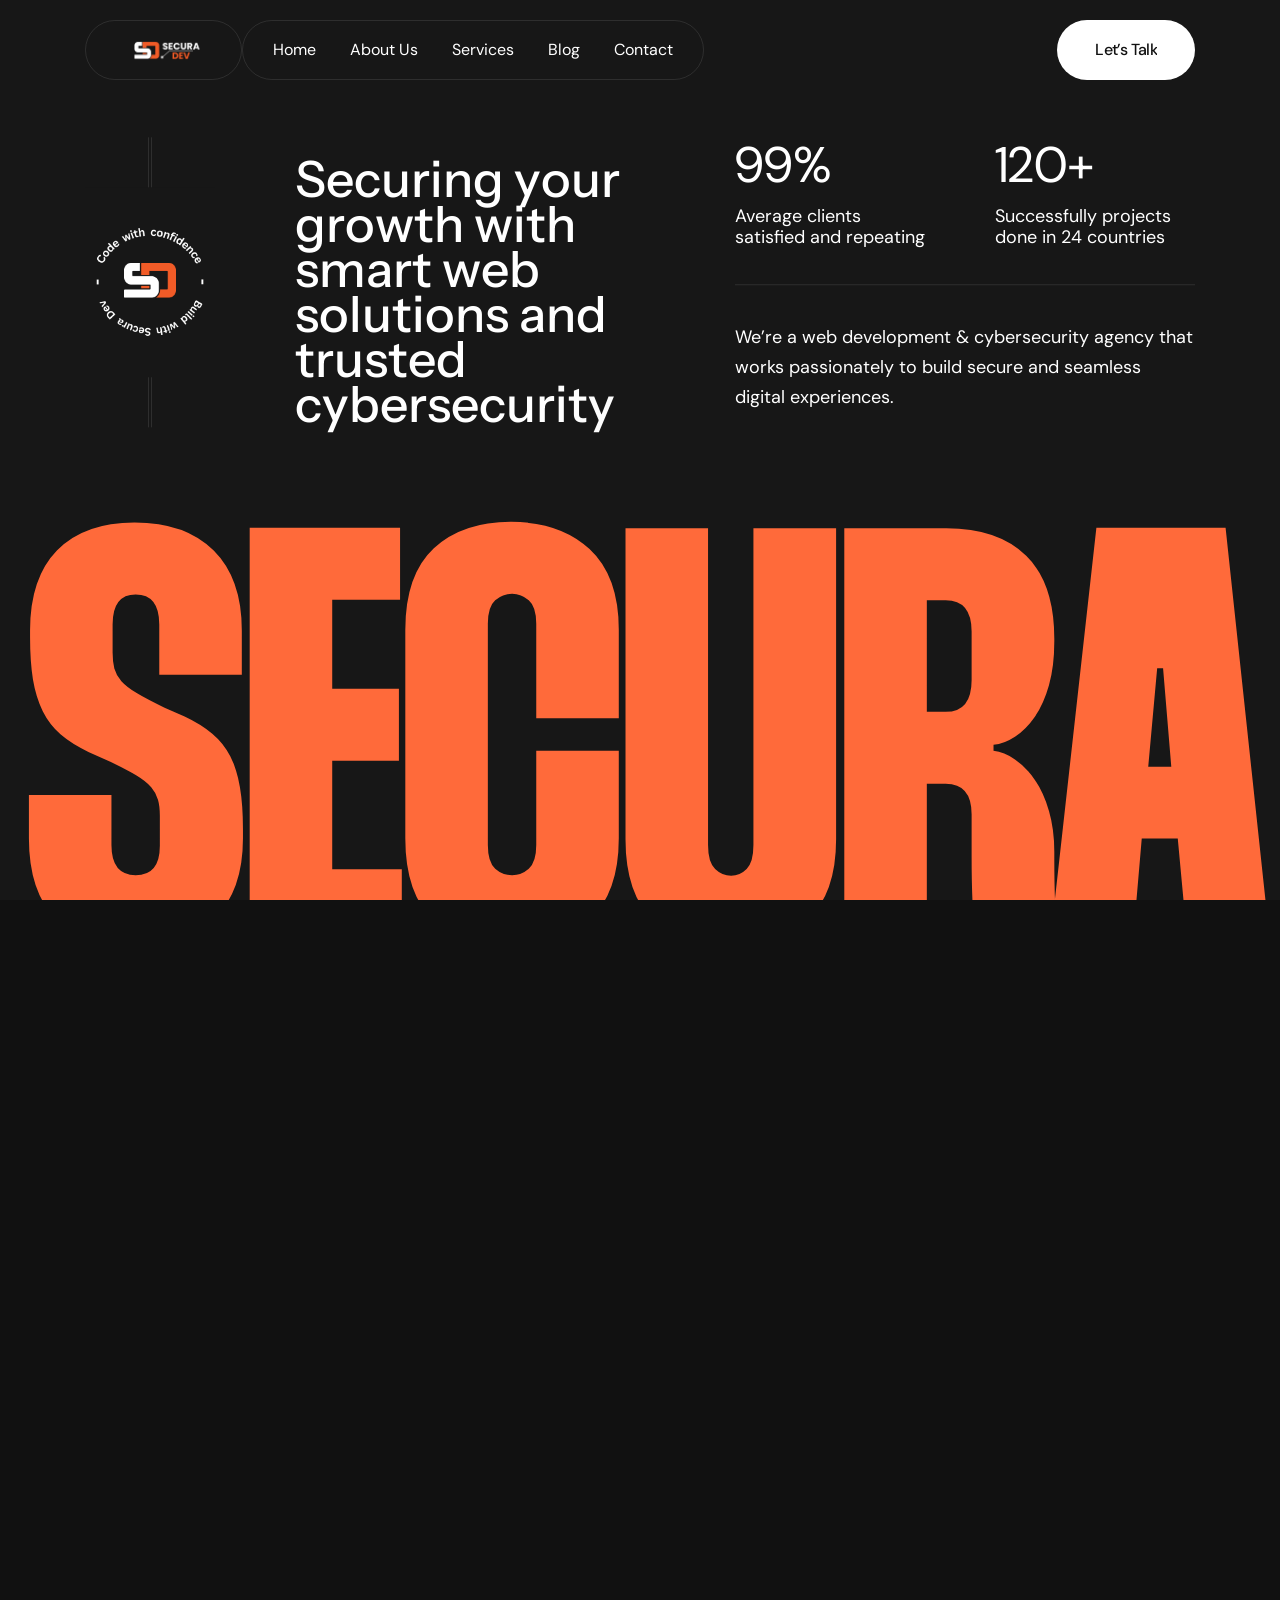
<file: index.html>
<!DOCTYPE html>
<html lang="en">


<!-- Mirrored from html.ravextheme.com/redox/dark/index.html by HTTrack Website Copier/3.x [XR&CO'2014], Sat, 26 Jul 2025 10:04:46 GMT -->
<head>
  <meta charset="UTF-8">
  <meta http-equiv="X-UA-Compatible" content="IE=edge">
  <meta name="viewport" content="width=device-width, initial-scale=1.0">
  <meta name="description" content="Redox HTML Template">

  <title>Securadev – Web Development & Cybersecurity Solutions</title>

  <!-- Fav Icon -->
  <link rel="icon" type="image/x-icon" href="assets/imgs/logo/favicon-32x32.png">

  <!-- Vendor CSS Files -->
  <link rel="stylesheet" href="assets/vendor/bootstrap.min.css">
  <link rel="stylesheet" href="assets/vendor/fontawesome.min.css">
  <link rel="stylesheet" href="assets/vendor/swiper-bundle.min.css">
  <link rel="stylesheet" href="assets/vendor/meanmenu.min.css">
  <link rel="stylesheet" href="assets/vendor/magnific-popup.css">
  <link rel="stylesheet" href="assets/vendor/animate.min.css">

  <!-- Template Main CSS File -->
  <link rel="stylesheet" href="assets/css/style.css">

</head>


<body class="body-wrapper dark body-digital-agency font-heading-instrumentsans-medium">

  <!-- Preloader -->
  <div id="preloader">
    <div id="container" class="container-preloader">
      <div class="animation-preloader">
        <div class="spinner"></div>

      </div>
      <div class="loader-section section-left"></div>
      <div class="loader-section section-right"></div>
    </div>
  </div>

  <!-- Sroll to top -->
  <div class="progress-wrap">
    <svg class="progress-circle svg-content" width="100%" height="100%" viewBox="-1 -1 102 102">
      <path d="M50,1 a49,49 0 0,1 0,98 a49,49 0 0,1 0,-98"></path>
    </svg>
  </div>

  <!-- cursorAnimation start -->
  <div class="cursor-wrapper relative">
    <div class="cursor"></div>
    <div class="cursor-follower"></div>
  </div>
  <!-- cursorAnimation end -->

  <!-- side toggle start -->
  <aside class="fix">
    <div class="side-info">
      <div class="side-info-content">
        <div class="offset-widget offset-header">
          <div class="offset-logo">
            <a href="index.html">
              <img src="assets/imgs/logo/secura (4).png" alt="site logo">
            </a>
          </div>
          <button id="side-info-close" class="side-info-close">
            <i class="fas fa-times"></i>
          </button>
        </div>
        <div class="mobile-menu d-xl-none fix"></div>
        <!-- <div class="offset-button">
          <a href="contact.html" class="rr-btn hover-bg-theme">
            <span class="btn-wrap">
              <span class="text-one">Let's Talk</span>
              <span class="text-two">Let's Talk</span>
            </span>
          </a>
        </div> -->




        <div class="offset-button">
  <a href="https://wa.me/15483336501?text=Hello%20Navdeep,%20I%20want%20to%20know%20more%20about%20your%20services." 
     target="_blank" 
     class="rr-btn hover-bg-theme">
    <span class="btn-wrap">
      <span class="text-one">Let's Talk</span>
      <span class="text-two">Let's Talk</span>
    </span>
  </a>
</div>
        <div class="offset-widget-box">
          <h2 class="title">Contact US</h2>
          <div class="contact-meta">
            <div class="contact-item">
              <span class="icon"><i class="fa-solid fa-location-dot"></i></span>
              <span class="text">880 Tamarack Dr kelowna V1X 5M1</span>
            </div>
            <div class="contact-item">
              <span class="icon"><i class="fa-solid fa-envelope"></i></span>
              <span class="text"><a href="mailto:securadev02@gmail.com">securadev02@gmail.com</a></span>
            </div>
            <div class="contact-item">
              <span class="icon"><i class="fa-solid fa-phone"></i></span>
              <span class="text"><a href="tel:(548)333-6501">(548)333-6501</a></span>
            </div>
          </div>
        </div>
      </div>
    </div>
  </aside>
  <div class="offcanvas-overlay"></div>
  <!-- side toggle end -->

  <!-- Header area start -->
  <header class="header-area">
    <div class="header-main">
      <div class="container large">
        <div class="header-area__inner">
          <div class="header__logo">
            <a href="index.html">
              <img src="assets/imgs/logo/secura (6).png" class="normal-logo" alt="Site Logo">
            </a>
          </div>
          <div class="header__nav">
            <nav class="main-menu">
              <ul>
                <li>
                  <a href="index.html">Home</a>
                 
                </li>
                <li><a href="about.html">About Us</a></li>
                <li>
                  <a href="services.html">Services</a>
                  
                </li>
                <li>
                  <a href="blog.html">Blog</a>
                  
                </li>
                <!-- <li>
                  <a href="portfolio.html">Portfolio</a>

                </li> -->
                <li><a href="contact.html">Contact</a></li>
              </ul>
            </nav>
          </div>
          <!-- <div class="header__button">
            <a href="contact.html" class="rr-btn hover-bg-theme">
              <span class="btn-wrap">
                <span class="text-one">Let’s Talk</span>
                <span class="text-two">Let’s Talk</span>
              </span>
            </a>
          </div> -->



          
          <div class="header__button">
  <a href="https://wa.me/15483336501?text=Hello%20Navdeep,%20I%20would%20like%20to%20know%20more%20about%20your%20services." 
     target="_blank" 
     class="rr-btn hover-bg-theme">
    <span class="btn-wrap">
      <span class="text-one">Let’s Talk</span>
      <span class="text-two">Let’s Talk</span>
    </span>
  </a>
</div>

          <div class="header__navicon d-xl-none">
            <button class="side-toggle">
              <i class="fa-solid fa-bars"></i></button>
          </div>
        </div>
      </div>
    </div>
  </header>

  <!-- Header area end -->

  <div class="has-smooth" id="has_smooth"></div>
  <div id="smooth-wrapper">
    <div id="smooth-content">

      <main>

        <!-- hero area start  -->
        <section class="hero-area">
          <div class="container large">
            <div class="hero-area-inner section-spacing-top">
              <div class="hero-content section-spacing-bottom">
                <div class="award-wrapper fade-anim" data-delay="0.90" data-direction="left" data-ease="back.out(4)">
                  <div class="circle-text-wrapper">
                    <div class="circle-text">
                      <img src="assets/imgs/shape/logo goal.png" alt="image" class="text">
                      <img src="assets/imgs/shape/centre ali photo.png" alt="image" class="icon">
                    </div>
                  </div>
                </div>
                <div class="section-header">
                  <div class="section-title-wrapper">
                    <div class="title-wrapper">
                      <!-- <h2 class="section-title font-instrumentsans-medium char-anim" data-delay="0.45">Let’s sharpen
                        your brand
                        with<span><img class="title-shape-1 fade-anim" src="assets/imgs/shape/shape-1.webp" alt="image"
                            data-direction="right" data-delay="1.80"></span>quality
                        work</h2> -->
                         <h2 class="section-title font-instrumentsans-medium char-anim" data-delay="0.45"> Securing your growth with
                           smart web solutions and trusted cybersecurity
                            </h2>
                    </div>
                  </div>
                </div>
                <div class="section-content">
                  <div class="features-wrapper-box fade-anim" data-delay="0.75">
                    <div class="features-wrapper">
                      <div class="feature-box">
                        <div class="content">
                          <span class="number">99%</span>
                          <p class="text">Average clients satisfied
                            and repeating</p>
                        </div>
                      </div>
                      <div class="feature-box">
                        <div class="content">
                          <span class="number">120+</span>
                          <p class="text">Successfully projects done
                            in 24 countries</p>
                        </div>
                      </div>
                    </div>
                  </div>

                  <div class="text-wrapper fade-anim" data-delay="0.75">
                    <p class="text">We’re a web development & cybersecurity agency that works passionately to
                       build secure and seamless digital experiences.</p>
                  </div>
                </div>
              </div>
              <div class="big-text-wrapper">
                <h2 class="big-text">Secura
                </h2>
              </div>

            </div>
          </div>
        </section>
        <!-- hero area end  -->

        <!-- about area start  -->
        <section class="about-area ">
          <div class="container large">
            <div class="about-area-inner section-spacing">
              <div class="section-content">
                <div class="shape-1"></div>
                <div class="shape-2"></div>
                <div class="shape-3"></div>
                <div class="shape-4"></div>
                <div class="section-title-wrapper">
                  <div class="title-wrapper">
                    <h2 class="section-title font-instrumentsans-medium">Secura</h2>
                  </div>
                </div>
                <div class="text-wrapper">
                  <p class="text">We build modern websites that perform at their 
                    best while offering top-tier security features to give you and your customers peace of mind</p>
                </div>
                <div class="btn-wrapper ">
                  <a href="contact.html" class="rr-btn  btn-text-fli hover-bg-theme">
                    <span class="btn-wrap">
                      <span class="text-one">Learn More</span>
                      <span class="text-two">Learn More</span>
                    </span>
                  </a>
                </div>
              </div>
            </div>
          </div>
        </section>
        <!-- about area end  -->

        <!-- video-box  start -->
        <div class="video-box">
          <video class="video-area" loop="" muted="" autoplay="" playsinline="">
            <source src="https://rrdevs.net/project-video/group-meeting.mp4" type="video/mp4">
          </video>
        </div>
        <!-- video-box  end -->

        <!-- work area start  -->
        <section class="work-area">

          <!-- text slider area start  -->
          <div class="text-slider-box fade-anim">
            <div class="text-slider">
              <div class="swiper text-slider-active">
                <div class="swiper-wrapper">
                  <div class="swiper-slide">
                    <div class="text-slider-item">
                      <h2 class="title"><span class="dot"></span>Web Development
                      </h2>
                    </div>
                  </div>
                  <div class="swiper-slide">
                    <div class="text-slider-item">
                      <h2 class="title"><span class="dot"></span>Cybersecurity
                      </h2>
                    </div>
                  </div>
                  <div class="swiper-slide">
                    <div class="text-slider-item">
                      <h2 class="title"><span class="dot"></span>Digital Strategy and Innovation
                      </h2>
                    </div>
                  </div>
                  <div class="swiper-slide">
                    <div class="text-slider-item">
                      <h2 class="title"><span class="dot"></span>Research and Development
                      </h2>
                    </div>
                  </div>
                  <div class="swiper-slide">
                    <div class="text-slider-item">
                      <h2 class="title"><span class="dot"></span>Applications
                      </h2>
                    </div>
                  </div>
                  <div class="swiper-slide">
                    <div class="text-slider-item">
                      <h2 class="title"><span class="dot"></span>Consulting
                      </h2>
                    </div>
                  </div>
                  <div class="swiper-slide">
                    <div class="text-slider-item">
                      <h2 class="title"><span class="dot"></span>Digital experiences
                      </h2>
                    </div>
                  </div>
                </div>
              </div>
            </div>
          </div>
          <!-- /text slider area end -->

          <!-- <div class="container large">
            <div class="work-area-inner">
              <div class="section-header fade-anim">
                <div class="section-title-wrapper">
                  <div class="title-wrapper">
                    <h2 class="section-title font-instrumentsans-medium">Featured Work</h2>
                  </div>
                </div>
                <div class="text-wrapper">
                  <p class="text">Excellency in creative designs</p>
                </div>
                <div class="total-count">
                  <span class="number">(26)</span>
                </div>
              </div>
              <div class="works-wrapper-box">
                <div class="works-wrapper-1 fade-anim">
                  <div class="work-box">
                    <div class="thumb">
                      <div class="image scale" data-cursor-text="View Project">
                        <a href="portfolio-details.html"><img src="assets/imgs/project/image-1.webp" alt="image"></a>
                      </div>
                    </div>
                    <div class="content">
                      <h3 class="title"><a href="portfolio-details.html">Panda Automap</a></h3>
                      <div class="meta">
                        <span class="tag">Development</span>
                        <span class="date">2025</span>
                      </div>

                    </div>
                  </div>
                  <div class="work-box">
                    <div class="thumb">
                      <div class="image scale" data-cursor-text="View Project">
                        <a href="portfolio-details.html"><img src="assets/imgs/project/image-2.webp" alt="image"></a>
                      </div>
                    </div>
                    <div class="content">
                      <h3 class="title"><a href="portfolio-details.html">Saudi Venture Capital</a></h3>
                      <div class="meta">
                        <span class="tag">Graphics</span>
                        <span class="date">2025</span>
                      </div>
                    </div>
                  </div>
                  <div class="work-box">
                    <div class="thumb">
                      <div class="image scale" data-cursor-text="View Project">
                        <a href="portfolio-details.html"><img src="assets/imgs/project/image-3.webp" alt="image"></a>
                      </div>
                    </div>
                    <div class="content">
                      <h3 class="title"><a href="portfolio-details.html">Rebrand Lawberry</a></h3>
                      <div class="meta">
                        <span class="tag">Motion, Design</span>
                        <span class="date">2025</span>
                      </div>
                    </div>
                  </div>
                  <div class="work-box">
                    <div class="thumb">
                      <div class="image scale" data-cursor-text="View Project">
                        <a href="portfolio-details.html"><img src="assets/imgs/project/image-4.webp" alt="image"></a>
                      </div>
                    </div>
                    <div class="content">
                      <h3 class="title"><a href="portfolio-details.html">Selicon Cloud Cave</a></h3>
                      <div class="meta">
                        <span class="tag">UI Design</span>
                        <span class="date">2025</span>
                      </div>
                    </div>
                  </div>
                  <div class="work-box">
                    <div class="thumb">
                      <div class="image scale" data-cursor-text="View Project">
                        <a href="portfolio-details.html"><img src="assets/imgs/project/image-5.webp" alt="image"></a>
                      </div>
                    </div>
                    <div class="content">
                      <h3 class="title"><a href="portfolio-details.html">Mountain Upwork</a></h3>
                      <div class="meta">
                        <span class="tag">Branding</span>
                        <span class="date">2025</span>
                      </div>
                    </div>
                  </div>
                  <div class="work-box">
                    <div class="thumb">
                      <div class="image scale" data-cursor-text="View Project">
                        <a href="portfolio-details.html"><img src="assets/imgs/project/image-6.webp" alt="image"></a>
                      </div>
                    </div>
                    <div class="content">
                      <h3 class="title"><a href="portfolio-details.html">Blacky Motorola</a></h3>
                      <div class="meta">
                        <span class="tag">UI Design</span>
                        <span class="date">2025</span>
                      </div>
                    </div>
                  </div>
                </div>
              </div>
              <div class="all-btn-wrapper fade-anim">
                <a href="portfolio.html" class="rr-btn btn-border hover-bg-theme">
                  <span class="btn-wrap">
                    <span class="text-one">View All Work</span>
                    <span class="text-two">View All Work</span>
                  </span>
                </a>
              </div>
            </div>
          </div>
        </section> -->
        <!-- work area end  -->

        <!-- service area start  -->
        <section class="service-area">
          <div class="container large">
            <div class="service-area-inner section-spacing">
              <div class="section-header">
                <div class="section-title-wrapper fade-anim">
                  <div class="title-wrapper">
                    <h2 class="section-title font-instrumentsans-medium word-anim">Complex <br>
                      proficiency</h2>
                  </div>
                </div>
              </div>
              <div class="services-wrapper-box">
                <div class="services-wrapper-1">
                  <div class="service-box fade-anim">
                    <div class="count">
                      <span class="number">(01)</span>
                    </div>

                    <div class="content">
                      <h3 class="title"><a href="service-details.html">Branding</a></h3>
                      <ul class="service-list">
                        <li><a href="service-details.html">Creative Direction</a></li>
                        <li><a href="service-details.html">Brand Identity</a></li>
                        <li><a href="service-details.html">Branding Strategy</a></li>
                        <li><a href="service-details.html">Graphic Design</a></li>
                        <li><a href="service-details.html">Startup</a></li>
                      </ul>
                    </div>
                    <div class="thumb">
                      <img class="grow" src="assets/imgs/gallery/image-3.webp" alt="image">
                    </div>
                  </div>
                  <div class="service-box fade-anim">
                    <div class="count">
                      <span class="number">(02)</span>
                    </div>

                    <div class="content">
                      <h3 class="title"><a href="service-details.html">UI-UX Design</a></h3>
                      <ul class="service-list">
                        <li><a href="service-details.html">UI UX Consulting</a></li>
                        <li><a href="service-details.html">UX Research</a></li>
                        <li><a href="service-details.html">Usability Testing</a></li>
                        <li><a href="service-details.html">Wireframing</a></li>
                        <li><a href="service-details.html">Prototyping</a></li>
                      </ul>
                    </div>
                    <div class="thumb">
                      <img class="grow" src="assets/imgs/gallery/image-4.webp" alt="image">
                    </div>
                  </div>
                  <div class="service-box fade-anim">
                    <div class="count">
                      <span class="number">(03)</span>
                    </div>

                    <div class="content">
                      <h3 class="title"><a href="service-details.html">Development</a></h3>
                      <ul class="service-list">
                        <li><a href="service-details.html">WordPress</a></li>
                        <li><a href="service-details.html">Webflow</a></li>
                        <li><a href="service-details.html">Laravel Framework</a></li>
                        <li><a href="service-details.html">React & Flutter</a></li>
                        <li><a href="service-details.html">Design System</a></li>
                      </ul>
                    </div>
                    <div class="thumb">
                      <img class="grow" src="assets/imgs/gallery/image-5.webp" alt="image">
                    </div>
                  </div>
                  <div class="service-box fade-anim">
                    <div class="count">
                      <span class="number">(04)</span>
                    </div>

                    <div class="content">
                      <h3 class="title"><a href="service-details.html">Cybersecurity</a></h3>
                      <ul class="service-list">
                        <li><a href="service-details.html">Online Marketing</a></li>
                        <li><a href="service-details.html">Data Protection</a></li>
                        <li><a href="service-details.html">Strategy</a></li>
                        <li><a href="service-details.html">Phishing Prevention</a></li>
                        <li><a href="service-details.html">User Authentication</a></li>
                      </ul>
                    </div>
                    <div class="thumb">
                      <img class="grow" src="assets/imgs/gallery/image-6.webp" alt="image">
                    </div>
                  </div>
                </div>
              </div>
            </div>
          </div>
        </section>
        <!-- service area end  -->

        <!-- funfact area start  -->
        <section class="funfact-area fade-anim">
          <div class="container large">
            <div class="funfact-area-inner pin-area">
              <div class="section-header section-spacing-top pin-element">
                <div class="section-title-wrapper">
                  <div class="title-wrapper">
                    <h2 class="section-title font-instrumentsans-medium word-anim">Perfect <br>
                      —activity</h2>
                  </div>
                </div>
              </div>
              <div class="funfact-wrapper-box section-spacing">
                <span class="line-1"></span>
                <span class="line-2"></span>
                <span class="line-3"></span>
                <span class="line-4"></span>
                <div class="funfact-wrapper">
                  <div class="funfact-item go-visible">
                    <span class="number">10</span>
                    <p class="text">We helped to get companies with
                      $200+ funding.</p>
                  </div>
                  <div class="funfact-item go-visible">
                    <span class="number">26+</span>
                    <p class="text">Crafted responsive, user-centered
                      website & app.</p>
                  </div>
                  <div class="funfact-item go-visible">
                    <span class="number">12+</span>
                    <p class="text">We have had quite a run in our 1+ years of working.</p>
                  </div>
                  <div class="funfact-item go-visible">
                    <span class="number">8+</span>
                    <p class="text">Professional skilled designers and developers.</p>
                  </div>
                  <div class="funfact-item go-visible">
                    <span class="number">99%</span>
                    <p class="text">Average 99% clients satisfaction
                      with expertise.</p>
                  </div>
                </div>
              </div>
            </div>
          </div>
        </section>
        <!-- funfact area end  -->

        <!-- client area start  -->
        <section class="client-area">
          <div class="container large">
            <div class="client-area-inner section-spacing-top">
              <div class="section-content">
                <div class="section-title-wrapper">
                  <div class="title-wrapper">
                    <h2 class="section-title font-instrumentsans-medium word-anim"><span>Client:</span> Helping creating
                      websites and securing them, so whole world can see their
                       success stories .</h2>
                  </div>
                </div>
                <div class="text-wrapper fade-anim">
                  <p class="text">We’re a dynamic team of experts with unparalleled capabilities in building and securing websites.
                     From creating visually stunning and user-friendly designs to implementing robust security 
                     measures, we ensure every project is delivered with precision and trust</p>
                </div>
              </div>
              <div class="client-capsule-wrapper-box" data-t-throwable-scene="true">
                <div class="client-capsule-wrapper">
                  <p data-t-throwable-el="">
                    <span class="client-box bg-theme">
                      <img src="assets/imgs/client/client-9-light.webp" alt="image">
                    </span>
                  </p>
                  <p data-t-throwable-el="">
                    <span class="client-box">
                      <img src="assets/imgs/client/client-10.webp" alt="image">
                    </span>
                  </p>
                  <p data-t-throwable-el="">
                    <span class="client-box">
                      <img src="assets/imgs/client/client-11.webp" alt="image">
                    </span>
                  </p>
                  <p data-t-throwable-el="">
                    <span class="client-box bg-theme">
                      <img src="assets/imgs/client/client-12-light.webp" alt="image">
                    </span>
                  </p>
                  <p data-t-throwable-el="">
                    <span class="client-box">
                      <img src="assets/imgs/client/client-13.webp" alt="image">
                    </span>
                  </p>
                  <p data-t-throwable-el="">
                    <span class="client-box">
                      <img src="assets/imgs/client/client-14.webp" alt="image">
                    </span>
                  </p>
                  <p data-t-throwable-el="">
                    <span class="client-box bg-theme">
                      <img src="assets/imgs/client/client-15-light.webp" alt="image">
                    </span>
                  </p>
                  <p data-t-throwable-el="">
                    <span class="client-box bg-theme">
                      <img src="assets/imgs/client/client-16-light.webp" alt="image">
                    </span>
                  </p>
                  <p data-t-throwable-el="">
                    <span class="client-box">
                      <img src="assets/imgs/client/client-17.webp" alt="image">
                    </span>
                  </p>
                  <p data-t-throwable-el="">
                    <span class="client-box bg-theme">
                      <img src="assets/imgs/client/client-18-light.webp" alt="image">
                    </span>
                  </p>
                  <p data-t-throwable-el="">
                    <span class="client-box">
                      <img src="assets/imgs/client/client-19.webp" alt="image">
                    </span>
                  </p>
                  <p data-t-throwable-el="">
                    <span class="client-box bg-theme">
                      <img src="assets/imgs/client/client-20-light.webp" alt="image">
                    </span>
                  </p>
                  <p data-t-throwable-el="">
                    <span class="client-box">
                      <img src="assets/imgs/client/client-21.webp" alt="image">
                    </span>
                  </p>
                  <p data-t-throwable-el="">
                    <span class="client-box">
                      <img src="assets/imgs/client/client-22.webp" alt="image">
                    </span>
                  </p>
                </div>
              </div>
              <div class="lines-wrapper">
                <div class="line"></div>
                <div class="line"></div>
                <div class="line"></div>
                <div class="line"></div>
                <div class="line"></div>
                <div class="line"></div>
                <div class="line"></div>
                <div class="line"></div>
              </div>
            </div>
          </div>
        </section>
        <!-- client area end  -->

        <!-- cta area start  -->
        <div class="p-relative overflow-hidden">
          <section class="cta-area">
            <div class="cta-area-inner section-spacing">
              <div class="area-bg"></div>
              <div class="container large">
                <div class="section-content">
                  <div class="section-title-wrapper">
                    <div class="title-wrapper">
                      <h2 class="section-title font-instrumentsans-medium char-anim"><a href="contact.html">Let’s
                          Work</a></h2>
                    </div>
                  </div>
                </div>
              </div>
            </div>
          </section>
        </div>
        <!-- cta area end  -->

        <!-- productivity area start  -->
        <section class="productivity-area">
          <div class="container large">
            <div class="productivity-area-inner section-spacing">
              <div class="section-content">
                <div class="section-title-wrapper">
                  <div class="title-wrapper">
                    <h2 class="big-text">It’s all about <br>
                      secure  <span class="shape-1 text-orange"> innovation</span> with <br>
                     smart <span class="shape-2 text-orange">creativity</span> and reliable <br><span class="shape-3 text-orange"> quality </span>  to deliver complex <br>
                      digital solutions in a simple way
          
                    </h2>
                  </div>
                </div>
              </div>
            </div>
          </div>
        </section>
        <!-- productivity area end  -->

        <div class="image-wrapper parallax-view">
          <img class="w-100" src="assets/imgs/gallery/image-7.webp" alt="image" data-speed="0.1">
        </div>

      </main>

      <!-- footer area start  -->
      <footer class="footer-area">
        <div class="container large">
          <div class="footer-top-inner">
            <div class="footer-logo">
              <a href="index.html"><img src="assets/imgs/logo/secura (4).png" alt="site-logo"></a>
            </div>
            <div class="info-text">
              <div class="text-wrapper">
                <p class="text">Securadev is a modern web development and cybersecurity company, delivering secure, 
                  scalable, and innovative digital solutions to clients worldwide</p>
              </div>
              <div class="info-link">
                <a href="mailto:securadev02@gmail.com">securadev02@gmail.com</a>
              </div>
            </div>
          </div>
          <div class="footer-widget-wrapper-box">
            <div class="footer-widget-wrapper">
              <div class="footer-widget-box newsletter">
                <form action="#" class="subscribe-form">
                  <div class="input-field">
                    <input type="email" placeholder="Enter your email">
                    <button type="submit" class="subscribe-btn"><img src="assets/imgs/icon/icon-1.webp"
                        alt="image"></button>
                  </div>
                </form>
                <div class="subscription-text">
                  <div class="text-wrapper">
                    <p class="text">By subscribing you agree with our
                      <a href="contact.html">Privacy Policy</a>
                    </p>
                  </div>
                </div>
              </div>
              <div class="footer-widget-box">
                <h2 class="title">Company</h2>
                <ul class="footer-nav-list">
                  <li><a href="about.html">About us</a></li>
                  <li><a href="services.html">Services</a></li>
                  <li><a href="blog.html">Community</a></li>
                  <li><a href="contact.html">Contact</a></li>
                </ul>
              </div>
              <div class="footer-widget-box">
                <h2 class="title">Social</h2>
                <ul class="footer-nav-list">
                  <li><a href="contact.html">Facebook</a></li>
                  <li><a href="contact.html">Twitter</a></li>
                  <li><a href="contact.html">Instagram</a></li>
                  <li><a href="contact.html">YouTube</a></li>
                </ul>
              </div>
              <div class="footer-widget-box">
                <h2 class="title">Office</h2>
                <ul class="footer-nav-list">
                  <li><a href="contact.html">India</a></li>
                  <li><a href="contact.html">Toronto</a></li>
                  <li><a href="contact.html">New york</a></li>
                  <li><a href="contact.html">London</a></li>
                </ul>
              </div>
            </div>
          </div>
        </div>
        <div class="copyright-area">
          <div class="copyright-area-inner">
            <div class="copyright-text">
              <p class="text">© 2025 Secura<span class="shape-3 text-orange"> Dev. </span>  All right
                reserved</p>
            </div>
          </div>
        </div>
      </footer>
      <!-- footer area end  -->

    </div>
  </div>

  <!-- Vendor JS Files -->
  <script src="assets/vendor/jquery-3.7.1.min.js"></script>
  <script src="assets/vendor/bootstrap.bundle.min.js"></script>
  <script src="assets/vendor/jquery.magnific-popup.min.js"></script>
  <script src="assets/vendor/swiper-bundle.min.js"></script>
  <script src="assets/vendor/gsap.min.js"></script>
  <script src="assets/vendor/ScrollTrigger.min.js"></script>
  <script src="assets/vendor/ScrollSmoother.min.js"></script>
  <script src="assets/vendor/ScrollToPlugin.min.js"></script>
  <script src="assets/vendor/SplitText.min.js"></script>
  <script src="assets/vendor/TextPlugin.js"></script>
  <script src="assets/vendor/customEase.js"></script>
  <script src="assets/vendor/Flip.min.js"></script>
  <script src="assets/vendor/jquery.meanmenu.min.js"></script>
  <script src="assets/vendor/backToTop.js"></script>
  <script src="assets/vendor/matter.js"></script>
  <script src="assets/vendor/throwable.js"></script>
  <script src="assets/js/magiccursor.js"></script>

  <!-- Template Main JS File -->
  <script src="assets/js/main.js"></script>

  <!--Start of Tawk.to Script-->
<script type="text/javascript">
var Tawk_API=Tawk_API||{}, Tawk_LoadStart=new Date();
(function(){
var s1=document.createElement("script"),s0=document.getElementsByTagName("script")[0];
s1.async=true;
s1.src='https://embed.tawk.to/68c65925312e381925a1fd65/1j53cof95';
s1.charset='UTF-8';
s1.setAttribute('crossorigin','*');
s0.parentNode.insertBefore(s1,s0);
})();
</script>
<!--End of Tawk.to Script-->

<!-- Google tag (gtag.js) -->
<script async src="https://www.googletagmanager.com/gtag/js?id=G-8C731SEQRJ"></script>
<script>
  window.dataLayer = window.dataLayer || [];
  function gtag(){dataLayer.push(arguments);}
  gtag('js', new Date());

  gtag('config', 'G-8C731SEQRJ');
</script>




</body>




<!-- Mirrored from html.ravextheme.com/redox/dark/index.html by HTTrack Website Copier/3.x [XR&CO'2014], Sat, 26 Jul 2025 10:06:01 GMT -->
</html>
</file>
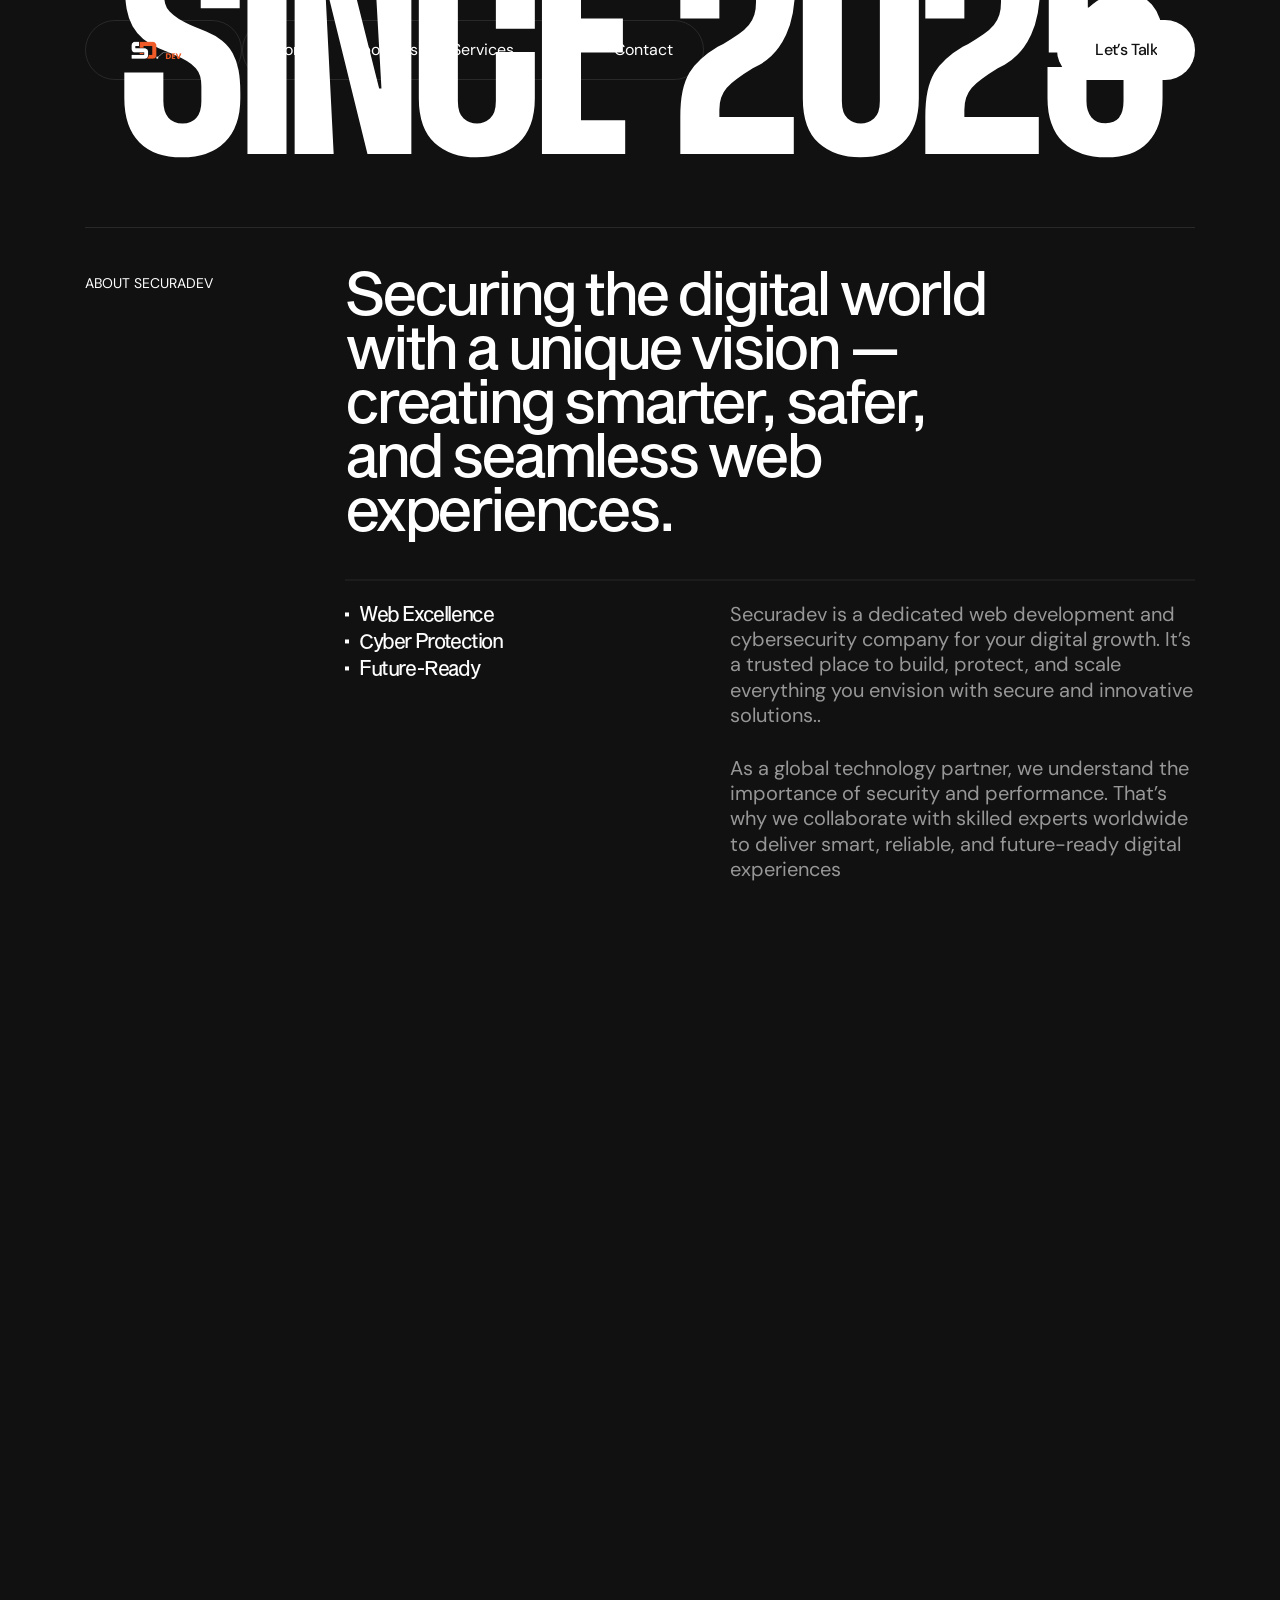
<file: about.html>
<!DOCTYPE html>
<html lang="en">


<!-- Mirrored from html.ravextheme.com/redox/dark/about.html by HTTrack Website Copier/3.x [XR&CO'2014], Sat, 26 Jul 2025 10:08:39 GMT -->
<head>
  <meta charset="UTF-8">
  <meta http-equiv="X-UA-Compatible" content="IE=edge">
  <meta name="viewport" content="width=device-width, initial-scale=1.0">
  <meta name="description" content="Redox HTML Template">

  <title>Securadev – Web Development & Cybersecurity Solutions</title>

  <!-- Fav Icon -->
  <link rel="icon" type="image/x-icon" href="assets/imgs/logo/favicon-32x32.png">

  <!-- Vendor CSS Files -->
  <link rel="stylesheet" href="assets/vendor/bootstrap.min.css">
  <link rel="stylesheet" href="assets/vendor/fontawesome.min.css">
  <link rel="stylesheet" href="assets/vendor/swiper-bundle.min.css">
  <link rel="stylesheet" href="assets/vendor/meanmenu.min.css">
  <link rel="stylesheet" href="assets/vendor/magnific-popup.css">
  <link rel="stylesheet" href="assets/vendor/animate.min.css">

  <!-- Template Main CSS File -->
  <link rel="stylesheet" href="assets/css/style.css">

</head>

<body class="body-wrapper dark body-page-inner font-heading-sequelsans-romanbody">

  <!-- Preloader -->
  <div id="preloader">
    <div id="container" class="container-preloader">
      <div class="animation-preloader">
        <div class="spinner"></div>

      </div>
      <div class="loader-section section-left"></div>
      <div class="loader-section section-right"></div>
    </div>
  </div>

  <!-- Sroll to top -->
  <div class="progress-wrap">
    <svg class="progress-circle svg-content" width="100%" height="100%" viewBox="-1 -1 102 102">
      <path d="M50,1 a49,49 0 0,1 0,98 a49,49 0 0,1 0,-98"></path>
    </svg>
  </div>

  <!-- side toggle start -->
  <aside class="fix">
    <div class="side-info">
      <div class="side-info-content">
        <div class="offset-widget offset-header">
          <div class="offset-logo">
            <a href="index.html">
              <img src="assets/imgs/logo/secura (4).png" alt="site logo">
            </a>
          </div>
          <button id="side-info-close" class="side-info-close">
            <i class="fas fa-times"></i>
          </button>
        </div>
        <div class="mobile-menu d-xl-none fix"></div>
        <div class="offset-button">
  <a href="https://wa.me/15483336501?text=Hello%20Navdeep,%20I%20want%20to%20know%20more%20about%20your%20services." 
     target="_blank" 
     class="rr-btn hover-bg-theme">
    <span class="btn-wrap">
      <span class="text-one">Let's Talk</span>
      <span class="text-two">Let's Talk</span>
    </span>
  </a>
</div>
        <div class="offset-widget-box">
          <h2 class="title">Contact US</h2>
          <div class="contact-meta">
            <div class="contact-item">
              <span class="icon"><i class="fa-solid fa-location-dot"></i></span>
              <span class="text">880 Tamarack Dr kelowna V1X 5M1</span>
            </div>
            <div class="contact-item">
              <span class="icon"><i class="fa-solid fa-envelope"></i></span>
              <span class="text"><a href="mailto:securadev02@gmail.com">securadev02@gmail.com</a></span>
            </div>
            <div class="contact-item">
              <span class="icon"><i class="fa-solid fa-phone"></i></span>
              <span class="text"><a href="tel:(548)333-6501">(548)333-6501</a></span>
            </div>
          </div>
        </div>
      </div>
    </div>
  </aside>
  <div class="offcanvas-overlay"></div>
  <!-- side toggle end -->

  <!-- Header area start -->
 <header class="header-area">
    <div class="header-main">
      <div class="container large">
        <div class="header-area__inner">
          <div class="header__logo">
            <a href="index.html">
              <img src="assets/imgs/logo/secura (4).png" class="normal-logo" alt="Site Logo">
            </a>
          </div>
          <div class="header__nav">
            <nav class="main-menu">
              <ul>
                <li>
                  <a href="index.html">Home</a>
                 
                </li>
                <li><a href="about.html">About Us</a></li>
                <li>
                  <a href="services.html">Services</a>
                  
                </li>
                <li>
                  <a href="blog.html">Blog</a>
                 
                </li>
                <!-- <li>
                  <a href="portfolio.html">Portfolio</a>
                
                </li> -->
                <li><a href="contact.html">Contact</a></li>
              </ul>
            </nav>
          </div>
          <div class="header__button">
  <a href="https://wa.me/15483336501?text=Hello%20Navdeep,%20I%20would%20like%20to%20know%20more%20about%20your%20services." 
     target="_blank" 
     class="rr-btn hover-bg-theme">
    <span class="btn-wrap">
      <span class="text-one">Let’s Talk</span>
      <span class="text-two">Let’s Talk</span>
    </span>
  </a>
</div>
          <div class="header__navicon d-xl-none">
            <button class="side-toggle">
              <i class="fa-solid fa-bars"></i></button>
          </div>
        </div>
      </div>
    </div>
  </header>

  <!-- Header area end -->

  <div class="has-smooth" id="has_smooth"></div>
  <div id="smooth-wrapper">
    <div id="smooth-content">

      <main>

        <!-- page title area start  -->
        <section class="page-title-area">
          <div class="container large">
            <div class="page-title-area-inner section-spacing-top">
              <div class="page-title-wrapper">
                <h2 class="page-title fade-anim">Since 2025</h2>
              </div>
            </div>
          </div>
        </section>
        <!-- page title area end  -->

        <!-- about area start  -->
        <section class="about-area-details">
          <div class="container large">
            <div class="about-area-details-inner">
              <div class="section-header fade-anim">
                <div class="section-title-wrapper">
                  <div class="subtitle-wrapper">
                    <span class="section-subtitle">About Securadev</span>
                  </div>
                  <div class="title-wrapper">
                    <h2 class="section-title font-sequelsans-romanbody">Securing the digital world with a unique
                       vision — creating smarter, safer, and 
                       seamless web experiences.</h2>
                  </div>
                </div>
              </div>
              <div class="section-content-wrapper fade-anim">
                <div class="info-list">
                  <ul>
                    <li>Web Excellence</li>
                    <li>Cyber Protection</li>
                    <li>Future-Ready </li>
                  </ul>
                </div>
                <div class="section-content">
                  <div class="text-wrapper" data-direction="right">
                    <p class="text">Securadev is a dedicated web development and cybersecurity company for your digital growth. 
                               It’s a trusted place to build, protect, and scale everything
                               you envision with secure and innovative solutions..</p>
                    <p class="text">As a global technology partner, we understand the importance of security and performance. 
                                 That’s why we collaborate with skilled experts worldwide to deliver 
                                       smart, reliable, and future-ready digital experiences</p>
                  </div>
                  <div class="btn-wrapper" data-direction="right">
                    <a href="services.html" class="rr-btn">
                      <span class="btn-wrap">
                        <span class="text-one">Explore Services</span>
                        <span class="text-two">Explore Services</span>
                      </span>
                    </a>
                  </div>
                </div>
              </div>
            </div>
          </div>
          <div class="moving-gallery fade-anim">
            <ul class="wrapper-gallery">
              <li>
                <img src="assets/imgs/gallery/image-19.webp" alt="image">
              </li>
              <li>
                <img src="assets/imgs/gallery/image-20.webp" alt="image">
              </li>
              <li>
                <img src="assets/imgs/gallery/image-21.webp" alt="image">
              </li>
              <li>
                <img src="assets/imgs/gallery/image-22.webp" alt="image">
              </li>
              <li>
                <img src="assets/imgs/gallery/image-19.webp" alt="image">
              </li>
            </ul>
          </div>
        </section>
        <!-- about area end  -->

        <!-- approach area start  -->
        <section class="approach-area-about-page">
          <div class="container large">
            <div class="approach-area-about-page-inner section-spacing">
              <div class="section-header fade-anim">
                <div class="section-title-wrapper">
                  <div class="subtitle-wrapper">
                    <span class="section-subtitle">Approach</span>
                  </div>
                  <div class="title-wrapper">
                    <h2 class="section-title font-sequelsans-romanbody">Method of making
                      better result</h2>
                  </div>
                </div>
              </div>
              <div class="approach-wrapper-box">
                <div class="approach-wrapper fade-anim">
                  <div class="approach-box">
                    <h2 class="title">Problem <br>
                      discovery <img src="assets/imgs/shape/shape-13.webp" alt="image"></h2>
                    <div class="approach-list">
                      <ul>
                        <li>Security Audits</li>
                        <li>Vulnerability Assessments</li>
                        <li>Stakeholder Consultations</li>
                        <li>Competitive Analysis</li>
                        <li>Risk & Compliance Reports</li>
                        <li>Secure Architecture Design</li>
                      </ul>
                    </div>
                  </div>
                  <div class="approach-box">
                    <h2 class="title">Security-Driven<br>
                      system<img src="assets/imgs/shape/shape-13.webp" alt="image"></h2>
                    <div class="approach-list">
                      <ul>
                        <li>Strategy Workshops</li>
                        <li>Secure Architecture</li>
                        <li>Development Concepts</li>
                        <li>Prototypes & Testing</li>
                        <li>Penetration Testing</li>
                      </ul>
                    </div>
                  </div>
                  <div class="approach-box">
                    <h2 class="title">Security <br>
                      implementation </h2>
                    <div class="approach-list">
                      <ul>
                        <li>Secure Code Practices </li>
                        <li>Real-World Use Cases</li>
                        <li>Threat Modeling Flows</li>
                        <li>Different User Access Levels</li>
                        <li>Compliance Annotations</li>
                        <li>System Interactions & Monitoring</li>
                      </ul>
                    </div>
                  </div>
                </div>
              </div>
            </div>
          </div>
        </section>
        <!-- approach area end  -->

        <!-- info area start  -->
        <section class="info-area-page-about">
          <div class="container large">
            <div class="info-area-page-about-inner section-spacing-top">

              <div class="section-header fade-anim">
                <div class="section-title-wrapper">
                  <div class="subtitle-wrapper">
                    <span class="section-subtitle">Who are we?</span>
                  </div>
                  <div class="title-wrapper">
                    <h2 class="section-title font-sequelsans-romanbody">We deliver secure and smart digital 
                      solutions to an ever-evolving world..</h2>
                  </div>
                </div>
              </div>
              <div class="counter-wrapper-box fade-anim">
                <div class="counter-wrapper">
                  <div class="funfact-item">
                    <p class="text">35+ Google reviews</p>
                    <h3 class="number t-counter">4.9</h3>
                  </div>
                  <div class="funfact-item">
                    <p class="text">Clients world-wide</p>
                    <h3 class="number t-counter">170+</h3>
                  </div>
                  <div class="funfact-item">
                    <p class="text">Completed projects</p>
                    <h3 class="number t-counter">1.7k</h3>
                  </div>
                  <div class="funfact-item">
                    <p class="text">Client satisfaction</p>
                    <h3 class="number t-counter">95%</h3>
                  </div>
                </div>
              </div>
            </div>
          </div>
        </section>
        <!-- info area end  -->

        <!-- client area start  -->
        <div class="client-area-page-about">
          <div class="client-area-page-about-inner section-spacing">
            <div class="container large">
              <div class="section-header fade-anim">
                <div class="text-wrapper">
                  <p class="text">Building trust, growth, and success stories online...</p>
                </div>
              </div>
            </div>
            <div class="clients-wrapper-box fade-anim">
              <div class="clients-wrapper">
                <div class="swiper client-slider-active">
                  <div class="swiper-wrapper">
                    <div class="swiper-slide">
                      <div class="client-box">
                        <img src="assets/imgs/client/client-1.webp" alt="image">
                      </div>
                    </div>
                    <div class="swiper-slide">
                      <div class="client-box">
                        <img src="assets/imgs/client/client-2.webp" alt="image">
                      </div>
                    </div>
                    <div class="swiper-slide">
                      <div class="client-box">
                        <img src="assets/imgs/client/client-3.webp" alt="image">
                      </div>
                    </div>
                    <div class="swiper-slide">
                      <div class="client-box">
                        <img src="assets/imgs/client/client-4.webp" alt="image">
                      </div>
                    </div>
                    <div class="swiper-slide">
                      <div class="client-box">
                        <img src="assets/imgs/client/client-5.webp" alt="image">
                      </div>
                    </div>
                    <div class="swiper-slide">
                      <div class="client-box">
                        <img src="assets/imgs/client/client-6.webp" alt="image">
                      </div>
                    </div>
                    <div class="swiper-slide">
                      <div class="client-box">
                        <img src="assets/imgs/client/client-7.webp" alt="image">
                      </div>
                    </div>
                    <div class="swiper-slide">
                      <div class="client-box">
                        <img src="assets/imgs/client/client-8.webp" alt="image">
                      </div>
                    </div>
                    <div class="swiper-slide">
                      <div class="client-box">
                        <img src="assets/imgs/client/client-1.webp" alt="image">
                      </div>
                    </div>
                    <div class="swiper-slide">
                      <div class="client-box">
                        <img src="assets/imgs/client/client-2.webp" alt="image">
                      </div>
                    </div>
                    <div class="swiper-slide">
                      <div class="client-box">
                        <img src="assets/imgs/client/client-3.webp" alt="image">
                      </div>
                    </div>
                    <div class="swiper-slide">
                      <div class="client-box">
                        <img src="assets/imgs/client/client-4.webp" alt="image">
                      </div>
                    </div>
                    <div class="swiper-slide">
                      <div class="client-box">
                        <img src="assets/imgs/client/client-5.webp" alt="image">
                      </div>
                    </div>
                    <div class="swiper-slide">
                      <div class="client-box">
                        <img src="assets/imgs/client/client-6.webp" alt="image">
                      </div>
                    </div>
                    <div class="swiper-slide">
                      <div class="client-box">
                        <img src="assets/imgs/client/client-7.webp" alt="image">
                      </div>
                    </div>
                    <div class="swiper-slide">
                      <div class="client-box">
                        <img src="assets/imgs/client/client-8.webp" alt="image">
                      </div>
                    </div>
                  </div>
                </div>

              </div>
            </div>
          </div>
        </div>
        <!-- client area end  -->

        <!-- media area start  -->
        <section class="media-area-page-about">
          <div class="container large">
            <div class="media-area-page-about-inner">
              <div class="section-content-wrapper fade-anim">
                <div class="area-thumb parallax-view">
                  <img src="assets/imgs/gallery/image-23.webp" alt="image" data-speed="0.8">
                </div>
                <div class="section-content">
                  <div class="section-title-wrapper">
                    <div class="title-wrapper">
                      <h2 class="section-title font-sequelsans-romanbody">Collaborate with a highly skilled, security-focused
                         team that’s passionate and easy to work with</h2>
                    </div>
                  </div>
                  <div class="text-wrapper">
                    <p class="text">A skilled team delivering reliable web development and cybersecurity
                       solutions while fostering long-term client relationships.</p>
                  </div>
                  <div class="btn-wrapper">
                    <a href="contact.html" class="rr-btn">
                      <span class="btn-wrap">
                        <span class="text-one">Learn More</span>
                        <span class="text-two">Learn More</span>
                      </span>
                    </a>
                  </div>
                </div>

              </div>
            </div>
          </div>
        </section>
        <!-- media area end  -->

        <!-- award area start  -->
        <section class="award-area-page-about">
          <div class="container large">
            <div class="award-area-page-about-inner section-spacing">
              <div class="section-header fade-anim">
                <div class="section-title-wrapper">
                  <div class="subtitle-wrapper">
                    <span class="section-subtitle">Awards</span>
                  </div>
                  <div class="title-wrapper" data-direction="left">
                    <h2 class="section-title font-sequelsans-romanbody">We believe in secure, high-quality solutions over quantity — 
                      that’s what makes us exceptional...</h2>
                  </div>
                </div>
              </div>
              <!-- <div class="awards-wrapper-box fade-anim">
                <div class="awards-wrapper">
                  <div class="award-box">
                    <div class="category">Awwwards</div>
                    <ul class="award-list">
                      <li>7x Honorable Mention<span>2014</span></li>
                      <li>4x Site of the Day<span>2016</span></li>
                      <li>2x Developer Awards<span>2016</span></li>
                      <li>1x Site of the Year<span>2019</span></li>
                      <li>1x Design of the Year<span>2025</span></li>
                    </ul>
                  </div>
                  <div class="award-box">
                    <div class="category">CSS Design</div>
                    <ul class="award-list">
                      <li>2x Website of the Day<span>2014</span></li>
                      <li>1x Best Innovation<span>2016</span></li>
                      <li>5x UX Design<span>2016</span></li>
                      <li>6x Creative Design<span>2019</span></li>
                    </ul>
                  </div>
                  <div class="award-box">
                    <div class="category">Dribbble</div>
                    <ul class="award-list">
                      <li>2x Design of the Day<span>2014</span></li>
                      <li>2x Site of the Day<span>2016</span></li>
                    </ul>
                  </div>
                  <div class="award-box">
                    <div class="category">Behance</div>
                    <ul class="award-list">
                      <li>5x Featured Design<span>2025</span></li>
                    </ul>
                  </div>
                </div>
              </div>
            </div>
          </div> -->
        </section>
        <!-- award area end  -->

        <!-- team area start  -->
        <!-- <section class="team-area-about-page">
          <div class="container large">
            <div class="team-area-about-page-inner section-spacing-top">
              <div class="section-header fade-anim">
                <div class="section-title-wrapper">
                  <div class="subtitle-wrapper">
                    <span class="section-subtitle">Team</span>
                  </div>
                  <div class="title-wrapper">
                    <h2 class="section-title font-sequelsans-romanbody">Meet the talented
                      squad, behind the
                      creativity</h2>
                  </div>
                </div>
              </div>
              <div class="team-wrapper-box fade-anim">
                <div class="team-wrapper">
                  <div class="team-box">
                    <div class="thumb">
                      <a href="team-details.html"><img src="assets/imgs/team/team-1.webp" alt="image"></a>
                    </div>
                    <div class="content">
                      <h3 class="name"><a href="team-details.html">James David</a></h3>
                      <span class="post">CEO & Founder</span>
                    </div>
                  </div>
                  <div class="team-box">
                    <div class="thumb">
                      <a href="team-details.html"><img src="assets/imgs/team/team-2.webp" alt="image"></a>
                    </div>
                    <div class="content">
                      <h3 class="name"><a href="team-details.html">Brenda C. Janet</a></h3>
                      <span class="post">Lead Developer</span>
                    </div>
                  </div>
                  <div class="team-box">
                    <div class="thumb">
                      <a href="team-details.html"><img src="assets/imgs/team/team-3.webp" alt="image"></a>
                    </div>
                    <div class="content">
                      <h3 class="name"><a href="team-details.html">Martin Carlos</a></h3>
                      <span class="post">Lead Designer</span>
                    </div>
                  </div>
                  <div class="team-box">
                    <div class="thumb">
                      <a href="team-details.html"><img src="assets/imgs/team/team-4.webp" alt="image"></a>
                    </div>
                    <div class="content">
                      <h3 class="name"><a href="team-details.html">Garry J. Coburn</a></h3>
                      <span class="post">Project Manager</span>
                    </div>
                  </div>
                </div>
              </div>
            </div>
          </div>
        </section> -->
        <!-- team area end  -->

        <!-- team list area start  -->
        <!-- <div class="team-list-area">
          <div class="container large">
            <div class="team-list-area-inner">
              <div class="team-wrapper-box fade-anim">
                <div class="team-wrapper">
                  <div class="team-box">
                    <div class="thumb">
                      <a href="team-details.html"><img src="assets/imgs/team/team-5.webp" alt="image"></a>
                    </div>
                    <div class="content">
                      <h3 class="name"><a href="team-details.html">Ana Dina Belić</a></h3>
                    </div>
                    <span class="post">Graphic Designer</span>
                    <a href="team-details.html" class="t-btn t-btn-normal"><img src="assets/imgs/icon/icon-5.webp"
                        alt="image"></a>
                  </div>
                  <div class="team-box">
                    <div class="thumb">
                      <a href="team-details.html"><img src="assets/imgs/team/team-6.webp" alt="image"></a>
                    </div>
                    <div class="content">
                      <h3 class="name"><a href="team-details.html">Giuseppe Carbonara</a></h3>
                    </div>
                    <span class="post">Brand Strategist</span>
                    <a href="team-details.html" class="t-btn t-btn-normal"><img src="assets/imgs/icon/icon-5.webp"
                        alt="image"></a>
                  </div>
                  <div class="team-box">
                    <div class="thumb">
                      <a href="team-details.html"><img src="assets/imgs/team/team-7.webp" alt="image"></a>
                    </div>
                    <div class="content">
                      <h3 class="name"><a href="team-details.html">Vedran Starčić</a></h3>
                    </div>
                    <span class="post">Jr. Designer</span>
                    <a href="team-details.html" class="t-btn t-btn-normal"><img src="assets/imgs/icon/icon-5.webp"
                        alt="image"></a>
                  </div>
                  <div class="team-box">
                    <div class="thumb">
                      <a href="team-details.html"><img src="assets/imgs/team/team-8.webp" alt="image"></a>
                    </div>
                    <div class="content">
                      <h3 class="name"><a href="team-details.html">Izquierdo Bayà</a></h3>
                    </div>
                    <span class="post">Creative Writer </span>
                    <a href="team-details.html" class="t-btn t-btn-normal"><img src="assets/imgs/icon/icon-5.webp"
                        alt="image"></a>
                  </div>
                  <div class="team-box">
                    <div class="thumb">
                      <a href="team-details.html"><img src="assets/imgs/team/team-9.webp" alt="image"></a>
                    </div>
                    <div class="content">
                      <h3 class="name"><a href="team-details.html">Jared Silverman</a></h3>
                    </div>
                    <span class="post">Motion Designer</span>
                    <a href="team-details.html" class="t-btn t-btn-normal"><img src="assets/imgs/icon/icon-5.webp"
                        alt="image"></a>
                  </div>
                  <div class="team-box">
                    <div class="thumb">
                      <a href="team-details.html"><img src="assets/imgs/team/team-10.webp" alt="image"></a>
                    </div>
                    <div class="content">
                      <h3 class="name"><a href="team-details.html">Samuel Bertain</a></h3>
                    </div>
                    <span class="post">WordPress Developer</span>
                    <a href="team-details.html" class="t-btn t-btn-normal"><img src="assets/imgs/icon/icon-5.webp"
                        alt="image"></a>
                  </div>
                </div>
              </div>
            </div>
          </div>
        </div> -->
        <!-- team list area end  -->

      </main>

      <!-- footer area start  -->
      <footer class="footer-area">
        <div class="container large">
          <div class="footer-top-inner">
            <div class="footer-logo">
              <a href="index.html"><img src="assets/imgs/logo/secura (4).png" alt="site-logo"></a>
            </div>
            <div class="info-text">
              <div class="text-wrapper">
                <p class="text">Securadev is a modern web development and cybersecurity company, delivering secure, 
                  scalable, and innovative digital solutions to clients worldwide</p>
              </div>
              <div class="info-link">
                <a href="mailto:securadev02@gmail.com">securadev02@gmail.com</a>
              </div>
            </div>
          </div>
          <div class="footer-widget-wrapper-box">
            <div class="footer-widget-wrapper">
              <div class="footer-widget-box newsletter">
                <form action="#" class="subscribe-form">
                  <div class="input-field">
                    <input type="email" placeholder="Enter your email">
                    <button type="submit" class="subscribe-btn"><img src="assets/imgs/icon/icon-1.webp"
                        alt="image"></button>
                  </div>
                </form>
                <div class="subscription-text">
                  <div class="text-wrapper">
                    <p class="text">By subscribing you agree with our
                      <a href="contact.html">Privacy Policy</a>
                    </p>
                  </div>
                </div>
              </div>
              <div class="footer-widget-box">
                <h2 class="title">Company</h2>
                <ul class="footer-nav-list">
                  <li><a href="about.html">About us</a></li>
                  <li><a href="services.html">Services</a></li>
                  <li><a href="blog.html">Community</a></li>
                  <li><a href="contact.html">Contact</a></li>
                </ul>
              </div>
              <div class="footer-widget-box">
                <h2 class="title">Social</h2>
                <ul class="footer-nav-list">
                  <li><a href="contact.html">Facebook</a></li>
                  <li><a href="contact.html">Twitter</a></li>
                  <li><a href="contact.html">Instagram</a></li>
                  <li><a href="contact.html">YouTube</a></li>
                </ul>
              </div>
              <div class="footer-widget-box">
                <h2 class="title">Office</h2>
                <ul class="footer-nav-list">
                  <li><a href="contact.html">India</a></li>
                  <li><a href="contact.html">Toronto</a></li>
                  <li><a href="contact.html">New york</a></li>
                  <li><a href="contact.html">London</a></li>
                </ul>
              </div>
            </div>
          </div>
        </div>
        <div class="copyright-area">
          <div class="copyright-area-inner">
            <div class="copyright-text">
              <p class="text">© 2025 Secura<span class="shape-3 text-orange"> Dev. </span>  All right
                reserved</p>
            </div>
          </div>
        </div>
      </footer>
      <!-- footer area end  -->

    </div>
  </div>

  <!-- Vendor JS Files -->
  <script src="assets/vendor/jquery-3.7.1.min.js"></script>
  <script src="assets/vendor/bootstrap.bundle.min.js"></script>
  <script src="assets/vendor/jquery.magnific-popup.min.js"></script>
  <script src="assets/vendor/swiper-bundle.min.js"></script>
  <script src="assets/vendor/gsap.min.js"></script>
  <script src="assets/vendor/ScrollTrigger.min.js"></script>
  <script src="assets/vendor/ScrollSmoother.min.js"></script>
  <script src="assets/vendor/ScrollToPlugin.min.js"></script>
  <script src="assets/vendor/SplitText.min.js"></script>
  <script src="assets/vendor/TextPlugin.js"></script>
  <script src="assets/vendor/customEase.js"></script>
  <script src="assets/vendor/Flip.min.js"></script>
  <script src="assets/vendor/jquery.meanmenu.min.js"></script>
  <script src="assets/vendor/backToTop.js"></script>
  <script src="assets/vendor/matter.js"></script>
  <script src="assets/vendor/throwable.js"></script>
  <script src="assets/js/magiccursor.js"></script>

  <!-- Template Main JS File -->
  <script src="assets/js/main.js"></script>

</body>


<!-- Mirrored from html.ravextheme.com/redox/dark/about.html by HTTrack Website Copier/3.x [XR&CO'2014], Sat, 26 Jul 2025 10:08:49 GMT -->
</html>
</file>
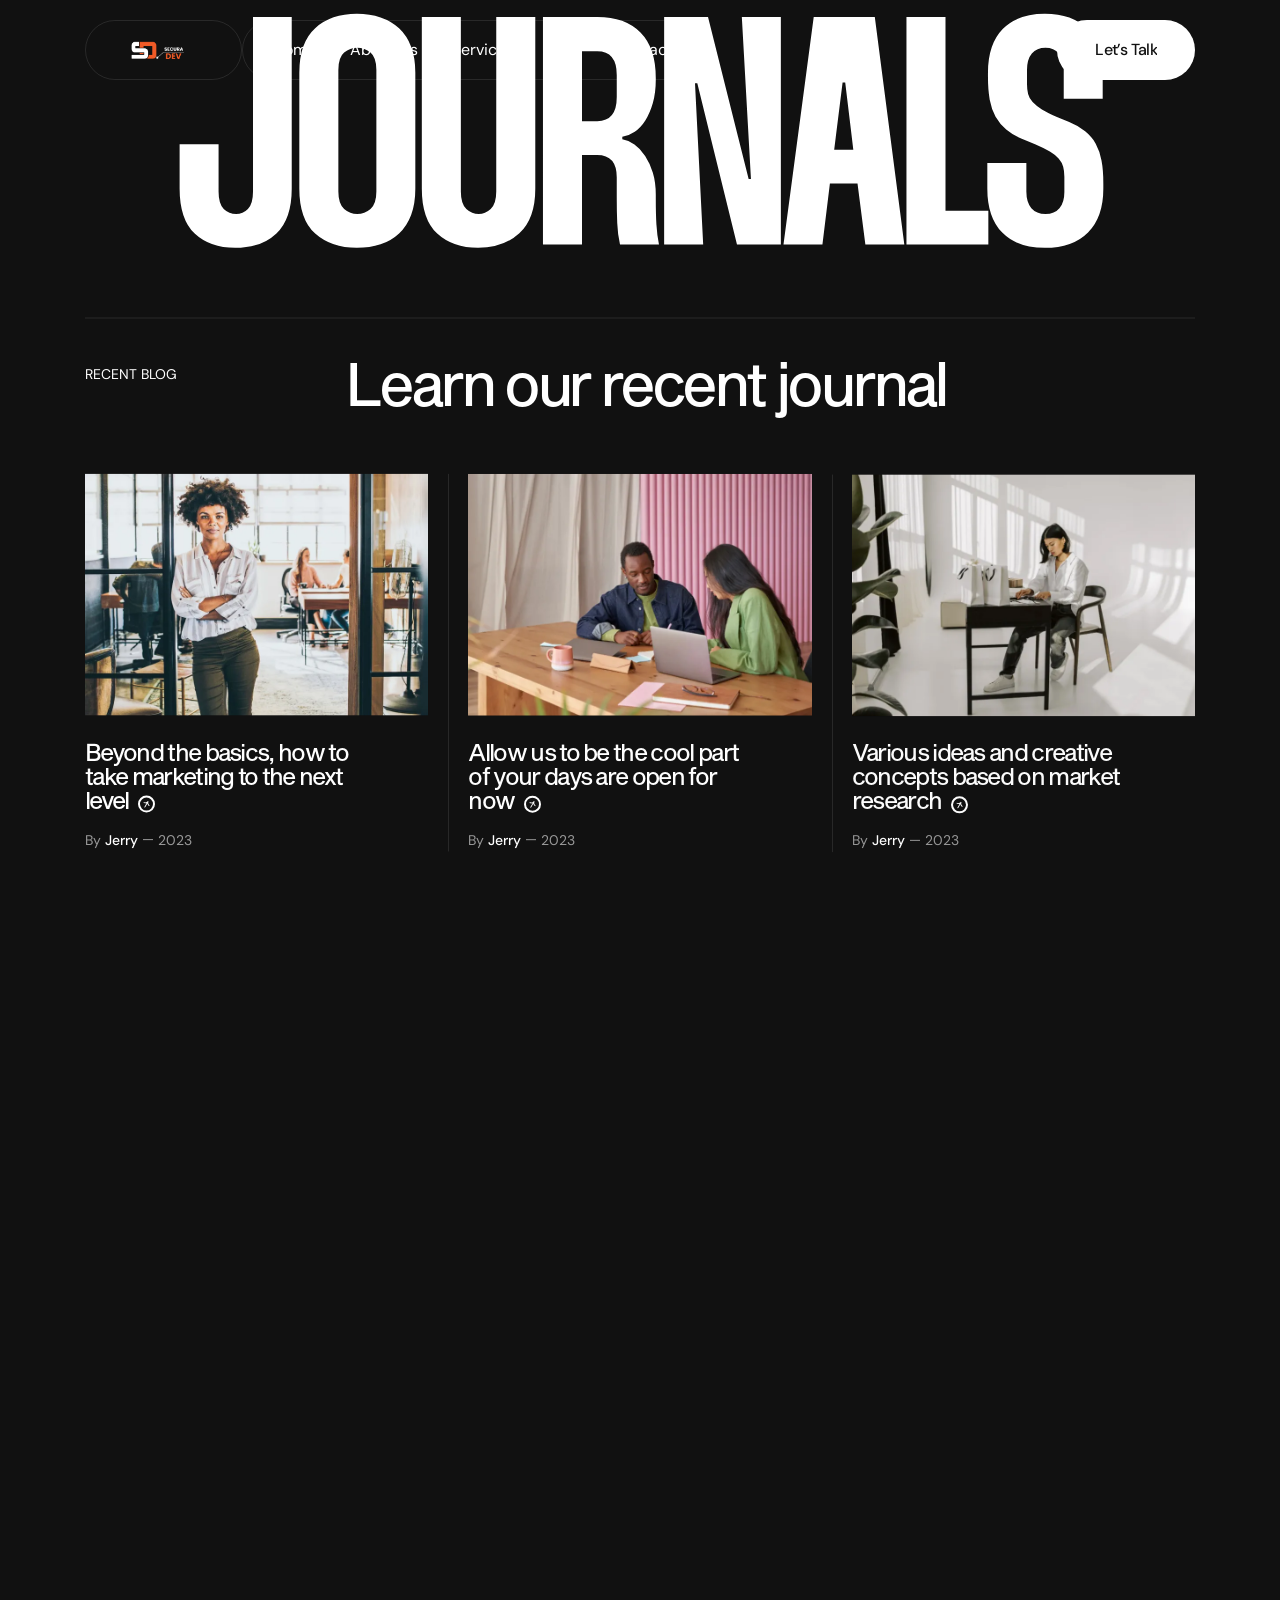
<file: blog.html>
<!DOCTYPE html>
<html lang="en">


<!-- Mirrored from html.ravextheme.com/redox/dark/blog.html by HTTrack Website Copier/3.x [XR&CO'2014], Sat, 26 Jul 2025 10:09:00 GMT -->
<head>
  <meta charset="UTF-8">
  <meta http-equiv="X-UA-Compatible" content="IE=edge">
  <meta name="viewport" content="width=device-width, initial-scale=1.0">
  <meta name="description" content="Redox HTML Template">

  <title>Securadev – Web Development & Cybersecurity Solutions</title>

  <!-- Fav Icon -->
  <link rel="icon" type="image/x-icon" href="assets/imgs/logo/favicon-32x32.png">

  <!-- Vendor CSS Files -->
  <link rel="stylesheet" href="assets/vendor/bootstrap.min.css">
  <link rel="stylesheet" href="assets/vendor/fontawesome.min.css">
  <link rel="stylesheet" href="assets/vendor/swiper-bundle.min.css">
  <link rel="stylesheet" href="assets/vendor/meanmenu.min.css">
  <link rel="stylesheet" href="assets/vendor/magnific-popup.css">
  <link rel="stylesheet" href="assets/vendor/animate.min.css">

  <!-- Template Main CSS File -->
  <link rel="stylesheet" href="assets/css/style.css">

</head>

<body class="body-wrapper dark body-page-inner font-heading-sequelsans-romanbody">

  <!-- Preloader -->
  <div id="preloader">
    <div id="container" class="container-preloader">
      <div class="animation-preloader">
        <div class="spinner"></div>

      </div>
      <div class="loader-section section-left"></div>
      <div class="loader-section section-right"></div>
    </div>
  </div>

  <!-- Sroll to top -->
  <div class="progress-wrap">
    <svg class="progress-circle svg-content" width="100%" height="100%" viewBox="-1 -1 102 102">
      <path d="M50,1 a49,49 0 0,1 0,98 a49,49 0 0,1 0,-98"></path>
    </svg>
  </div>

  <!-- side toggle start -->
  <aside class="fix">
    <div class="side-info">
      <div class="side-info-content">
        <div class="offset-widget offset-header">
          <div class="offset-logo">
            <a href="index.html">
              <img src="assets/imgs/logo/secura (4).png" alt="site logo">
            </a>
          </div>
          <button id="side-info-close" class="side-info-close">
            <i class="fas fa-times"></i>
          </button>
        </div>
        <div class="mobile-menu d-xl-none fix"></div>
         <div class="offset-button">
  <a href="https://wa.me/15483336501?text=Hello%20Navdeep,%20I%20want%20to%20know%20more%20about%20your%20services." 
     target="_blank" 
     class="rr-btn hover-bg-theme">
    <span class="btn-wrap">
      <span class="text-one">Let's Talk</span>
      <span class="text-two">Let's Talk</span>
    </span>
  </a>
</div>
        <div class="offset-widget-box">
          <h2 class="title">Contact US</h2>
          <div class="contact-meta">
            <div class="contact-item">
              <span class="icon"><i class="fa-solid fa-location-dot"></i></span>
              <span class="text">880 Tamarack Dr kelowna V1X 5M1</span>
            </div>
            <div class="contact-item">
              <span class="icon"><i class="fa-solid fa-envelope"></i></span>
              <span class="text"><a href="mailto:info@securadev.com">info@securadev.com</a></span>
            </div>
            <div class="contact-item">
              <span class="icon"><i class="fa-solid fa-phone"></i></span>
              <span class="text"><a href="tel:(548)333-6501">(548)333-6501</a></span>
            </div>
          </div>
        </div>
      </div>
    </div>
  </aside>
  <div class="offcanvas-overlay"></div>
  <!-- side toggle end -->

  <!-- Header area start -->
  <header class="header-area">
    <div class="header-main">
      <div class="container large">
        <div class="header-area__inner">
          <div class="header__logo">
            <a href="index.html">
              <img src="assets/imgs/logo/secura (4).png" class="normal-logo" alt="Site Logo">
            </a>
          </div>
          <div class="header__nav">
            <nav class="main-menu">
              <ul>
                <li>
                  <a href="index.html">Home</a>
                  
                </li>
                <li><a href="about.html">About Us</a></li>
                <li>
                  <a href="services.html">Services</a>
                  
                </li>
                <li>
                  <a href="blog.html">Blog</a>
                 
                </li>
                <!-- <li>
                  <a href="portfolio.html">Portfolio</a>
                  
                </li> -->
                <li><a href="contact.html">Contact</a></li>
              </ul>
            </nav>
          </div>
           <div class="header__button">
  <a href="https://wa.me/15483336501?text=Hello%20Navdeep,%20I%20would%20like%20to%20know%20more%20about%20your%20services." 
     target="_blank" 
     class="rr-btn hover-bg-theme">
    <span class="btn-wrap">
      <span class="text-one">Let’s Talk</span>
      <span class="text-two">Let’s Talk</span>
    </span>
  </a>
</div>
          <div class="header__navicon d-xl-none">
            <button class="side-toggle">
              <i class="fa-solid fa-bars"></i></button>
          </div>
        </div>
      </div>
    </div>
  </header>

  <!-- Header area end -->

  <div class="has-smooth" id="has_smooth"></div>
  <div id="smooth-wrapper">
    <div id="smooth-content">

      <main>

        <!-- page title area start  -->
        <section class="page-title-area">
          <div class="container large">
            <div class="page-title-area-inner section-spacing-top">
              <div class="page-title-wrapper">
                <h2 class="page-title fade-anim">Journals</h2>
              </div>
            </div>
          </div>
        </section>
        <!-- page title area end  -->

        <!-- blog area start  -->
        <section class="blog-area-2">
          <div class="container large">
            <div class="blog-area-2-inner">
              <div class="section-header fade-anim">
                <div class="section-title-wrapper">
                  <div class="subtitle-wrapper">
                    <span class="section-subtitle">Recent blog</span>
                  </div>
                  <div class="title-wrapper">
                    <h2 class="section-title font-sequelsans-romanbody">Learn our recent
                      journal</h2>
                  </div>
                </div>
              </div>
              <div class="blogs-wrapper-box">
                <div class="blogs-wrapper">
                  <a href="blog-details.html">
                    <article class="blog fade-anim" data-delay="0.45">
                      <div class="thumb">
                        <img src="assets/imgs/blog/blog-5.webp" alt="blog image">
                      </div>
                      <div class="content-wrapper">
                        <div class="content">
                          <h2 class="title">Beyond the basics, how to take marketing to the next level
                            <span class="arrow">
                              <svg xmlns="http://www.w3.org/2000/svg" viewBox="0 0 13 14" fill="none">
                                <path fill-rule="evenodd" clip-rule="evenodd"
                                  d="M8.98834 0.661257C8.91884 0.781628 8.85302 0.903885 8.79094 1.02786C8.47298 1.49122 8.0835 1.90234 7.63629 2.2455C7.07879 2.67328 6.4425 2.98707 5.76373 3.16894C5.08497 3.35082 4.37702 3.39722 3.68033 3.3055C2.98363 3.21377 2.31182 2.98572 1.70325 2.63437L0.869521 4.07843C1.66772 4.53928 2.54888 4.83839 3.46268 4.95869C4.37648 5.079 5.30502 5.01814 6.1953 4.77959C6.36565 4.73394 6.53397 4.68196 6.6999 4.62381L2.03475 12.7041L3.47584 13.5361L8.16052 5.42201C8.19489 5.61171 8.23713 5.80022 8.28719 5.98704C8.52574 6.87732 8.9373 7.71189 9.49839 8.44311C10.0595 9.17433 10.7591 9.78788 11.5573 10.2487L12.391 8.80466C11.7825 8.4533 11.2491 7.98552 10.8213 7.42803C10.3935 6.87053 10.0797 6.23423 9.89783 5.55547C9.71595 4.8767 9.66955 4.16876 9.76128 3.47206C9.83484 2.91326 9.99611 2.37047 10.2384 1.86349C10.3146 1.74781 10.3875 1.62977 10.457 1.50948L10.4323 1.49521L10.4324 1.49499L8.98834 0.661257Z"
                                  fill="#111111" />
                              </svg>
                            </span>
                          </h2>
                          <div class="meta">
                            <span class="name">By <span>Jerry</span></span>
                            <span class="date has-left-line">2023</span>
                          </div>
                        </div>
                      </div>
                    </article>
                  </a>
                  <a href="blog-details.html">
                    <article class="blog fade-anim" data-delay="0.60">
                      <div class="thumb">
                        <img src="assets/imgs/blog/blog-6.webp" alt="blog image">
                      </div>
                      <div class="content-wrapper">
                        <div class="content">
                          <h2 class="title">Allow us to be the cool part of your days are open for now
                            <span class="arrow">
                              <svg xmlns="http://www.w3.org/2000/svg" viewBox="0 0 13 14" fill="none">
                                <path fill-rule="evenodd" clip-rule="evenodd"
                                  d="M8.98834 0.661257C8.91884 0.781628 8.85302 0.903885 8.79094 1.02786C8.47298 1.49122 8.0835 1.90234 7.63629 2.2455C7.07879 2.67328 6.4425 2.98707 5.76373 3.16894C5.08497 3.35082 4.37702 3.39722 3.68033 3.3055C2.98363 3.21377 2.31182 2.98572 1.70325 2.63437L0.869521 4.07843C1.66772 4.53928 2.54888 4.83839 3.46268 4.95869C4.37648 5.079 5.30502 5.01814 6.1953 4.77959C6.36565 4.73394 6.53397 4.68196 6.6999 4.62381L2.03475 12.7041L3.47584 13.5361L8.16052 5.42201C8.19489 5.61171 8.23713 5.80022 8.28719 5.98704C8.52574 6.87732 8.9373 7.71189 9.49839 8.44311C10.0595 9.17433 10.7591 9.78788 11.5573 10.2487L12.391 8.80466C11.7825 8.4533 11.2491 7.98552 10.8213 7.42803C10.3935 6.87053 10.0797 6.23423 9.89783 5.55547C9.71595 4.8767 9.66955 4.16876 9.76128 3.47206C9.83484 2.91326 9.99611 2.37047 10.2384 1.86349C10.3146 1.74781 10.3875 1.62977 10.457 1.50948L10.4323 1.49521L10.4324 1.49499L8.98834 0.661257Z"
                                  fill="#111111" />
                              </svg>
                            </span>
                          </h2>
                          <div class="meta">
                            <span class="name">By <span>Jerry</span></span>
                            <span class="date has-left-line">2023</span>
                          </div>
                        </div>
                      </div>
                    </article>
                  </a>
                  <a href="blog-details.html">
                    <article class="blog fade-anim" data-delay="0.75">
                      <div class="thumb">
                        <img src="assets/imgs/blog/blog-7.webp" alt="blog image">
                      </div>
                      <div class="content">
                        <h2 class="title">Various ideas and creative concepts based on market research
                          <span class="arrow">
                            <svg xmlns="http://www.w3.org/2000/svg" viewBox="0 0 13 14" fill="none">
                              <path fill-rule="evenodd" clip-rule="evenodd"
                                d="M8.98834 0.661257C8.91884 0.781628 8.85302 0.903885 8.79094 1.02786C8.47298 1.49122 8.0835 1.90234 7.63629 2.2455C7.07879 2.67328 6.4425 2.98707 5.76373 3.16894C5.08497 3.35082 4.37702 3.39722 3.68033 3.3055C2.98363 3.21377 2.31182 2.98572 1.70325 2.63437L0.869521 4.07843C1.66772 4.53928 2.54888 4.83839 3.46268 4.95869C4.37648 5.079 5.30502 5.01814 6.1953 4.77959C6.36565 4.73394 6.53397 4.68196 6.6999 4.62381L2.03475 12.7041L3.47584 13.5361L8.16052 5.42201C8.19489 5.61171 8.23713 5.80022 8.28719 5.98704C8.52574 6.87732 8.9373 7.71189 9.49839 8.44311C10.0595 9.17433 10.7591 9.78788 11.5573 10.2487L12.391 8.80466C11.7825 8.4533 11.2491 7.98552 10.8213 7.42803C10.3935 6.87053 10.0797 6.23423 9.89783 5.55547C9.71595 4.8767 9.66955 4.16876 9.76128 3.47206C9.83484 2.91326 9.99611 2.37047 10.2384 1.86349C10.3146 1.74781 10.3875 1.62977 10.457 1.50948L10.4323 1.49521L10.4324 1.49499L8.98834 0.661257Z"
                                fill="#111111" />
                            </svg>
                          </span>
                        </h2>
                        <div class="meta">
                          <span class="name">By <span>Jerry</span></span>
                          <span class="date has-left-line">2023</span>
                        </div>
                      </div>
                    </article>
                  </a>
                  <a href="blog-details.html">
                    <article class="blog fade-anim" data-delay="0.45">
                      <div class="thumb">
                        <img src="assets/imgs/blog/blog-8.webp" alt="blog image">
                      </div>
                      <div class="content-wrapper">
                        <div class="content">
                          <h2 class="title">Beyond the basics, how to take marketing to the next level
                            <span class="arrow">
                              <svg xmlns="http://www.w3.org/2000/svg" viewBox="0 0 13 14" fill="none">
                                <path fill-rule="evenodd" clip-rule="evenodd"
                                  d="M8.98834 0.661257C8.91884 0.781628 8.85302 0.903885 8.79094 1.02786C8.47298 1.49122 8.0835 1.90234 7.63629 2.2455C7.07879 2.67328 6.4425 2.98707 5.76373 3.16894C5.08497 3.35082 4.37702 3.39722 3.68033 3.3055C2.98363 3.21377 2.31182 2.98572 1.70325 2.63437L0.869521 4.07843C1.66772 4.53928 2.54888 4.83839 3.46268 4.95869C4.37648 5.079 5.30502 5.01814 6.1953 4.77959C6.36565 4.73394 6.53397 4.68196 6.6999 4.62381L2.03475 12.7041L3.47584 13.5361L8.16052 5.42201C8.19489 5.61171 8.23713 5.80022 8.28719 5.98704C8.52574 6.87732 8.9373 7.71189 9.49839 8.44311C10.0595 9.17433 10.7591 9.78788 11.5573 10.2487L12.391 8.80466C11.7825 8.4533 11.2491 7.98552 10.8213 7.42803C10.3935 6.87053 10.0797 6.23423 9.89783 5.55547C9.71595 4.8767 9.66955 4.16876 9.76128 3.47206C9.83484 2.91326 9.99611 2.37047 10.2384 1.86349C10.3146 1.74781 10.3875 1.62977 10.457 1.50948L10.4323 1.49521L10.4324 1.49499L8.98834 0.661257Z"
                                  fill="#111111" />
                              </svg>
                            </span>
                          </h2>
                          <div class="meta">
                            <span class="name">By <span>Jerry</span></span>
                            <span class="date has-left-line">2023</span>
                          </div>
                        </div>
                      </div>
                    </article>
                  </a>
                  <a href="blog-details.html">
                    <article class="blog fade-anim" data-delay="0.60">
                      <div class="thumb">
                        <img src="assets/imgs/blog/blog-9.webp" alt="blog image">
                      </div>
                      <div class="content-wrapper">
                        <div class="content">
                          <h2 class="title">Beyond the basics, how to take marketing to the next level
                            <span class="arrow">
                              <svg xmlns="http://www.w3.org/2000/svg" viewBox="0 0 13 14" fill="none">
                                <path fill-rule="evenodd" clip-rule="evenodd"
                                  d="M8.98834 0.661257C8.91884 0.781628 8.85302 0.903885 8.79094 1.02786C8.47298 1.49122 8.0835 1.90234 7.63629 2.2455C7.07879 2.67328 6.4425 2.98707 5.76373 3.16894C5.08497 3.35082 4.37702 3.39722 3.68033 3.3055C2.98363 3.21377 2.31182 2.98572 1.70325 2.63437L0.869521 4.07843C1.66772 4.53928 2.54888 4.83839 3.46268 4.95869C4.37648 5.079 5.30502 5.01814 6.1953 4.77959C6.36565 4.73394 6.53397 4.68196 6.6999 4.62381L2.03475 12.7041L3.47584 13.5361L8.16052 5.42201C8.19489 5.61171 8.23713 5.80022 8.28719 5.98704C8.52574 6.87732 8.9373 7.71189 9.49839 8.44311C10.0595 9.17433 10.7591 9.78788 11.5573 10.2487L12.391 8.80466C11.7825 8.4533 11.2491 7.98552 10.8213 7.42803C10.3935 6.87053 10.0797 6.23423 9.89783 5.55547C9.71595 4.8767 9.66955 4.16876 9.76128 3.47206C9.83484 2.91326 9.99611 2.37047 10.2384 1.86349C10.3146 1.74781 10.3875 1.62977 10.457 1.50948L10.4323 1.49521L10.4324 1.49499L8.98834 0.661257Z"
                                  fill="#111111" />
                              </svg>
                            </span>
                          </h2>
                          <div class="meta">
                            <span class="name">By <span>Jerry</span></span>
                            <span class="date has-left-line">2023</span>
                          </div>
                        </div>
                      </div>
                    </article>
                  </a>
                  <a href="blog-details.html">
                    <article class="blog fade-anim" data-delay="0.45">
                      <div class="thumb">
                        <img src="assets/imgs/blog/blog-10.webp" alt="blog image">
                      </div>
                      <div class="content-wrapper">
                        <div class="content">
                          <h2 class="title">Beyond the basics, how to take marketing to the next level
                            <span class="arrow">
                              <svg xmlns="http://www.w3.org/2000/svg" viewBox="0 0 13 14" fill="none">
                                <path fill-rule="evenodd" clip-rule="evenodd"
                                  d="M8.98834 0.661257C8.91884 0.781628 8.85302 0.903885 8.79094 1.02786C8.47298 1.49122 8.0835 1.90234 7.63629 2.2455C7.07879 2.67328 6.4425 2.98707 5.76373 3.16894C5.08497 3.35082 4.37702 3.39722 3.68033 3.3055C2.98363 3.21377 2.31182 2.98572 1.70325 2.63437L0.869521 4.07843C1.66772 4.53928 2.54888 4.83839 3.46268 4.95869C4.37648 5.079 5.30502 5.01814 6.1953 4.77959C6.36565 4.73394 6.53397 4.68196 6.6999 4.62381L2.03475 12.7041L3.47584 13.5361L8.16052 5.42201C8.19489 5.61171 8.23713 5.80022 8.28719 5.98704C8.52574 6.87732 8.9373 7.71189 9.49839 8.44311C10.0595 9.17433 10.7591 9.78788 11.5573 10.2487L12.391 8.80466C11.7825 8.4533 11.2491 7.98552 10.8213 7.42803C10.3935 6.87053 10.0797 6.23423 9.89783 5.55547C9.71595 4.8767 9.66955 4.16876 9.76128 3.47206C9.83484 2.91326 9.99611 2.37047 10.2384 1.86349C10.3146 1.74781 10.3875 1.62977 10.457 1.50948L10.4323 1.49521L10.4324 1.49499L8.98834 0.661257Z"
                                  fill="#111111" />
                              </svg>
                            </span>
                          </h2>
                          <div class="meta">
                            <span class="name">By <span>Jerry</span></span>
                            <span class="date has-left-line">2023</span>
                          </div>
                        </div>
                      </div>
                    </article>
                  </a>
                  <a href="blog-details.html">
                    <article class="blog fade-anim" data-delay="0.60">
                      <div class="thumb">
                        <img src="assets/imgs/blog/blog-11.webp" alt="blog image">
                      </div>
                      <div class="content-wrapper">
                        <div class="content">
                          <h2 class="title">Allow us to be the cool part of your days are open for now
                            <span class="arrow">
                              <svg xmlns="http://www.w3.org/2000/svg" viewBox="0 0 13 14" fill="none">
                                <path fill-rule="evenodd" clip-rule="evenodd"
                                  d="M8.98834 0.661257C8.91884 0.781628 8.85302 0.903885 8.79094 1.02786C8.47298 1.49122 8.0835 1.90234 7.63629 2.2455C7.07879 2.67328 6.4425 2.98707 5.76373 3.16894C5.08497 3.35082 4.37702 3.39722 3.68033 3.3055C2.98363 3.21377 2.31182 2.98572 1.70325 2.63437L0.869521 4.07843C1.66772 4.53928 2.54888 4.83839 3.46268 4.95869C4.37648 5.079 5.30502 5.01814 6.1953 4.77959C6.36565 4.73394 6.53397 4.68196 6.6999 4.62381L2.03475 12.7041L3.47584 13.5361L8.16052 5.42201C8.19489 5.61171 8.23713 5.80022 8.28719 5.98704C8.52574 6.87732 8.9373 7.71189 9.49839 8.44311C10.0595 9.17433 10.7591 9.78788 11.5573 10.2487L12.391 8.80466C11.7825 8.4533 11.2491 7.98552 10.8213 7.42803C10.3935 6.87053 10.0797 6.23423 9.89783 5.55547C9.71595 4.8767 9.66955 4.16876 9.76128 3.47206C9.83484 2.91326 9.99611 2.37047 10.2384 1.86349C10.3146 1.74781 10.3875 1.62977 10.457 1.50948L10.4323 1.49521L10.4324 1.49499L8.98834 0.661257Z"
                                  fill="#111111" />
                              </svg>
                            </span>
                          </h2>
                          <div class="meta">
                            <span class="name">By <span>Jerry</span></span>
                            <span class="date has-left-line">2023</span>
                          </div>
                        </div>
                      </div>
                    </article>
                  </a>
                  <a href="blog-details.html">
                    <article class="blog fade-anim" data-delay="0.75">
                      <div class="thumb">
                        <img src="assets/imgs/blog/blog-12.webp" alt="blog image">
                      </div>
                      <div class="content-wrapper">
                        <div class="content">
                          <h2 class="title">Various ideas and creative concepts based on market research
                            <span class="arrow">
                              <svg xmlns="http://www.w3.org/2000/svg" viewBox="0 0 13 14" fill="none">
                                <path fill-rule="evenodd" clip-rule="evenodd"
                                  d="M8.98834 0.661257C8.91884 0.781628 8.85302 0.903885 8.79094 1.02786C8.47298 1.49122 8.0835 1.90234 7.63629 2.2455C7.07879 2.67328 6.4425 2.98707 5.76373 3.16894C5.08497 3.35082 4.37702 3.39722 3.68033 3.3055C2.98363 3.21377 2.31182 2.98572 1.70325 2.63437L0.869521 4.07843C1.66772 4.53928 2.54888 4.83839 3.46268 4.95869C4.37648 5.079 5.30502 5.01814 6.1953 4.77959C6.36565 4.73394 6.53397 4.68196 6.6999 4.62381L2.03475 12.7041L3.47584 13.5361L8.16052 5.42201C8.19489 5.61171 8.23713 5.80022 8.28719 5.98704C8.52574 6.87732 8.9373 7.71189 9.49839 8.44311C10.0595 9.17433 10.7591 9.78788 11.5573 10.2487L12.391 8.80466C11.7825 8.4533 11.2491 7.98552 10.8213 7.42803C10.3935 6.87053 10.0797 6.23423 9.89783 5.55547C9.71595 4.8767 9.66955 4.16876 9.76128 3.47206C9.83484 2.91326 9.99611 2.37047 10.2384 1.86349C10.3146 1.74781 10.3875 1.62977 10.457 1.50948L10.4323 1.49521L10.4324 1.49499L8.98834 0.661257Z"
                                  fill="#111111" />
                              </svg>
                            </span>
                          </h2>
                          <div class="meta">
                            <span class="name">By <span>Jerry</span></span>
                            <span class="date has-left-line">2023</span>
                          </div>
                        </div>
                      </div>
                    </article>
                  </a>
                </div>
              </div>
            </div>
          </div>
        </section>
        <!-- blog area end  -->

      </main>

      <!-- footer area start  -->
      <footer class="footer-area">
        <div class="container large">
          <div class="footer-top-inner">
            <div class="footer-logo">
              <a href="index.html"><img src="assets/imgs/logo/secura (4).png" alt="site-logo"></a>
            </div>
            <div class="info-text">
              <div class="text-wrapper">
                <p class="text">Securadev is a modern web development and cybersecurity company, delivering secure, 
                  scalable, and innovative digital solutions to clients worldwide</p>
              </div>
              <div class="info-link">
                <a href="mailto:info@redox.com">info@securadev.com</a>
              </div>
            </div>
          </div>
          <div class="footer-widget-wrapper-box">
            <div class="footer-widget-wrapper">
              <div class="footer-widget-box newsletter">
                <form action="#" class="subscribe-form">
                  <div class="input-field">
                    <input type="email" placeholder="Enter your email">
                    <button type="submit" class="subscribe-btn"><img src="assets/imgs/icon/icon-1.webp"
                        alt="image"></button>
                  </div>
                </form>
                <div class="subscription-text">
                  <div class="text-wrapper">
                    <p class="text">By subscribing you agree with our
                      <a href="contact.html">Privacy Policy</a>
                    </p>
                  </div>
                </div>
              </div>
              <div class="footer-widget-box">
                <h2 class="title">Company</h2>
                <ul class="footer-nav-list">
                  <li><a href="about.html">About us</a></li>
                  <li><a href="services.html">Services</a></li>
                  <li><a href="blog.html">Community</a></li>
                  <li><a href="contact.html">Contact</a></li>
                </ul>
              </div>
              <div class="footer-widget-box">
                <h2 class="title">Social</h2>
                <ul class="footer-nav-list">
                  <li><a href="contact.html">Facebook</a></li>
                  <li><a href="contact.html">Twitter</a></li>
                  <li><a href="contact.html">Instagram</a></li>
                  <li><a href="contact.html">YouTube</a></li>
                </ul>
              </div>
              <div class="footer-widget-box">
                <h2 class="title">Office</h2>
                <ul class="footer-nav-list">
                  <li><a href="contact.html">India</a></li>
                  <li><a href="contact.html">Toronto</a></li>
                  <li><a href="contact.html">New york</a></li>
                  <li><a href="contact.html">London</a></li>
                </ul>
              </div>
            </div>
          </div>
        </div>
        <div class="copyright-area">
          <div class="copyright-area-inner">
            <div class="copyright-text">
              <p class="text">© 2025 <a href="https://themeforest.net/user/ravextheme">SecuraDev.</a> All right
                reserved</p>
            </div>
          </div>
        </div>
      </footer>
      <!-- footer area end  -->

    </div>
  </div>

  <!-- Vendor JS Files -->
  <script src="assets/vendor/jquery-3.7.1.min.js"></script>
  <script src="assets/vendor/bootstrap.bundle.min.js"></script>
  <script src="assets/vendor/jquery.magnific-popup.min.js"></script>
  <script src="assets/vendor/swiper-bundle.min.js"></script>
  <script src="assets/vendor/gsap.min.js"></script>
  <script src="assets/vendor/ScrollTrigger.min.js"></script>
  <script src="assets/vendor/ScrollSmoother.min.js"></script>
  <script src="assets/vendor/ScrollToPlugin.min.js"></script>
  <script src="assets/vendor/SplitText.min.js"></script>
  <script src="assets/vendor/TextPlugin.js"></script>
  <script src="assets/vendor/customEase.js"></script>
  <script src="assets/vendor/Flip.min.js"></script>
  <script src="assets/vendor/jquery.meanmenu.min.js"></script>
  <script src="assets/vendor/backToTop.js"></script>
  <script src="assets/vendor/matter.js"></script>
  <script src="assets/vendor/throwable.js"></script>
  <script src="assets/js/magiccursor.js"></script>

  <!-- Template Main JS File -->
  <script src="assets/js/main.js"></script>

</body>


<!-- Mirrored from html.ravextheme.com/redox/dark/blog.html by HTTrack Website Copier/3.x [XR&CO'2014], Sat, 26 Jul 2025 10:09:09 GMT -->
</html>
</file>
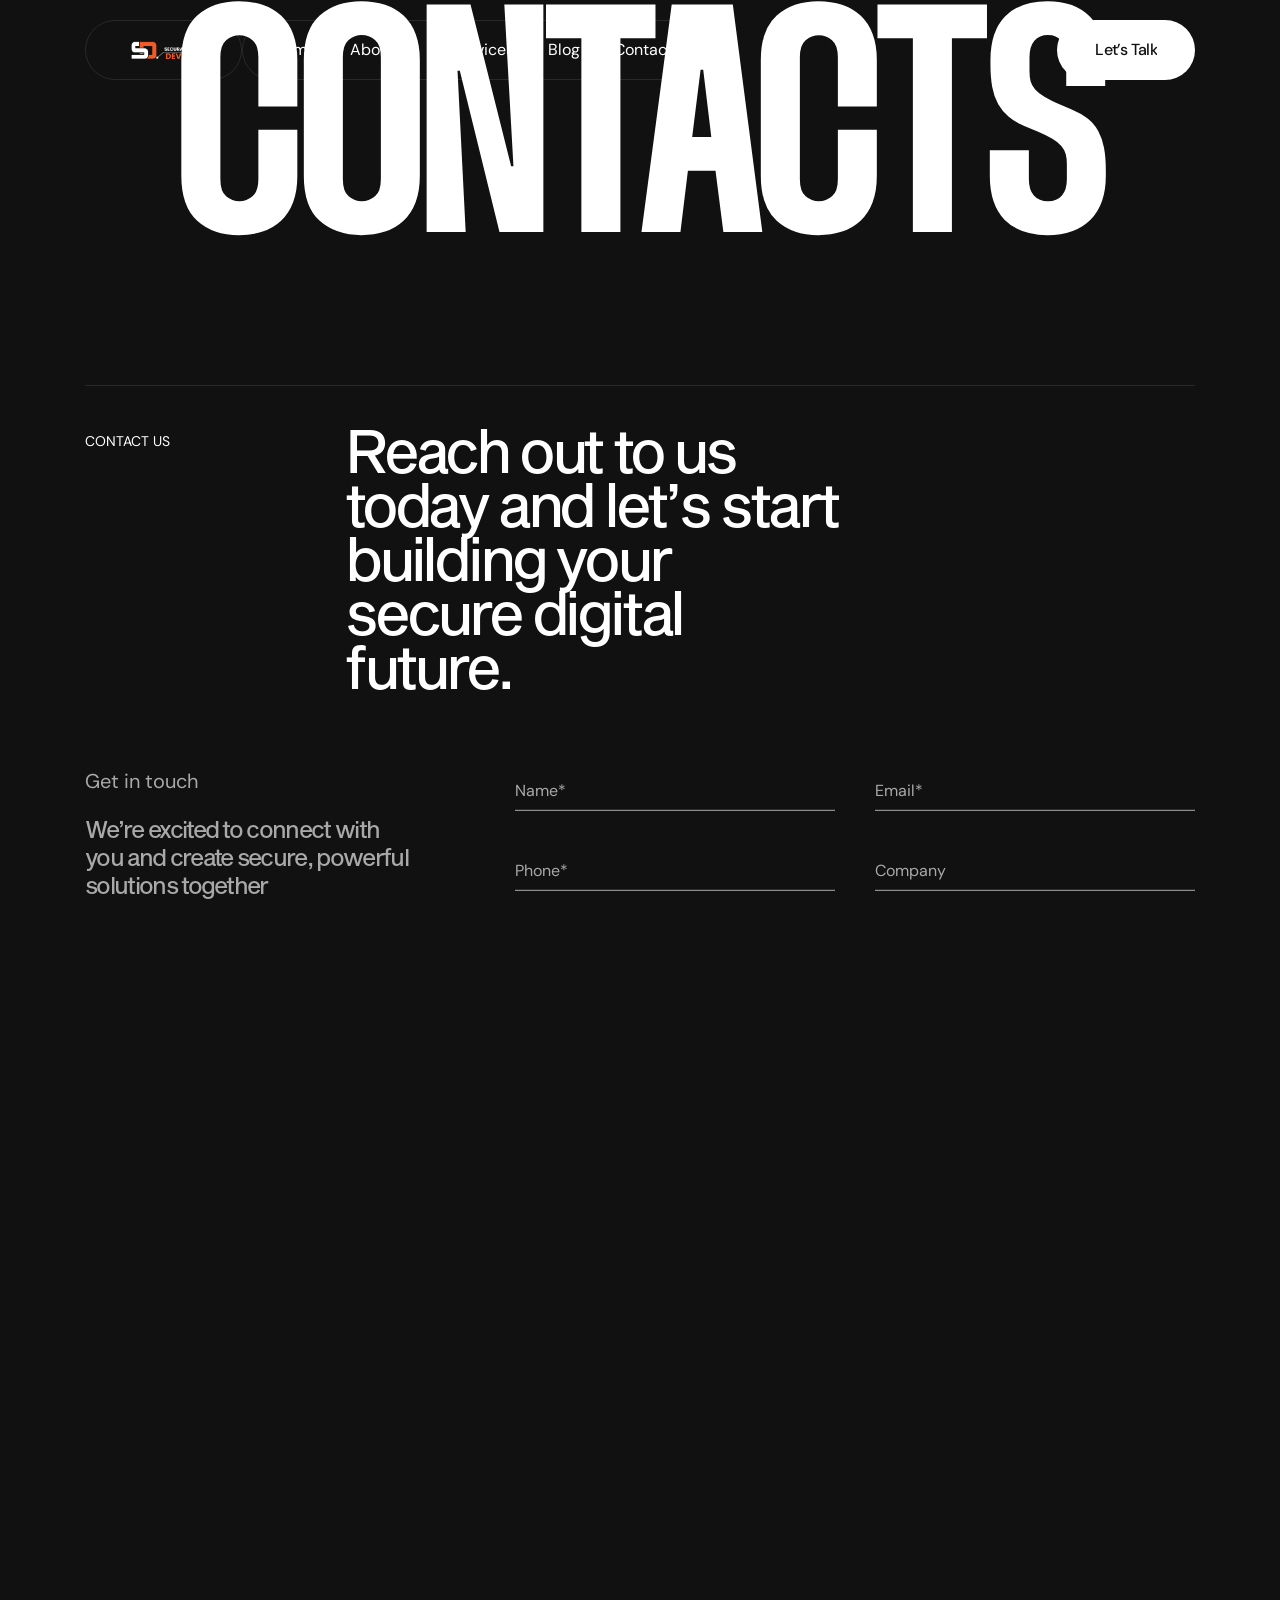
<file: contact.html>
<!DOCTYPE html>
<html lang="en">


<!-- Mirrored from html.ravextheme.com/redox/dark/contact.html by HTTrack Website Copier/3.x [XR&CO'2014], Sat, 26 Jul 2025 10:06:31 GMT -->

<head>
  <meta charset="UTF-8">
  <meta http-equiv="X-UA-Compatible" content="IE=edge">
  <meta name="viewport" content="width=device-width, initial-scale=1.0">
  <meta name="description" content="Redox HTML Template">

  <title>Securadev – Web Development & Cybersecurity Solutions</title>

  <!-- Fav Icon -->
  <link rel="icon" type="image/x-icon" href="assets/imgs/logo/favicon-32x32.png">

  <!-- Vendor CSS Files -->
  <link rel="stylesheet" href="assets/vendor/bootstrap.min.css">
  <link rel="stylesheet" href="assets/vendor/fontawesome.min.css">
  <link rel="stylesheet" href="assets/vendor/swiper-bundle.min.css">
  <link rel="stylesheet" href="assets/vendor/meanmenu.min.css">
  <link rel="stylesheet" href="assets/vendor/magnific-popup.css">
  <link rel="stylesheet" href="assets/vendor/animate.min.css">

  <!-- Template Main CSS File -->
  <link rel="stylesheet" href="assets/css/style.css">
<link href="https://assets.calendly.com/assets/external/widget.css" rel="stylesheet">
</head>

<body class="body-wrapper dark body-page-inner font-heading-sequelsans-romanbody">

  <!-- Preloader -->
  <div id="preloader">
    <div id="container" class="container-preloader">
      <div class="animation-preloader">
        <div class="spinner"></div>

      </div>
      <div class="loader-section section-left"></div>
      <div class="loader-section section-right"></div>
    </div>
  </div>

  <div class="loading-form">Loading...</div>

  <!-- Sroll to top -->
  <div class="progress-wrap">
    <svg class="progress-circle svg-content" width="100%" height="100%" viewBox="-1 -1 102 102">
      <path d="M50,1 a49,49 0 0,1 0,98 a49,49 0 0,1 0,-98"></path>
    </svg>
  </div>

  <!-- side toggle start -->
  <aside class="fix">
    <div class="side-info">
      <div class="side-info-content">
        <div class="offset-widget offset-header">
          <div class="offset-logo">
            <a href="index.html">
              <img src="assets/imgs/logo/secura (4).png" alt="site logo">
            </a>
          </div>
          <button id="side-info-close" class="side-info-close">
            <i class="fas fa-times"></i>
          </button>
        </div>
        <div class="mobile-menu d-xl-none fix"></div>
        <div class="offset-button">
  <a href="https://wa.me/15483336501?text=Hello%20Navdeep,%20I%20want%20to%20know%20more%20about%20your%20services." 
     target="_blank" 
     class="rr-btn hover-bg-theme">
    <span class="btn-wrap">
      <span class="text-one">Let's Talk</span>
      <span class="text-two">Let's Talk</span>
    </span>
  </a>
</div>
        <div class="offset-widget-box">
          <h2 class="title">Contact US</h2>
          <div class="contact-meta">
            <div class="contact-item">
              <span class="icon"><i class="fa-solid fa-location-dot"></i></span>
              <span class="text">880 Tamarack Dr kelowna V1X 5M1</span>
            </div>
            <div class="contact-item">
              <span class="icon"><i class="fa-solid fa-envelope"></i></span>
              <span class="text"><a href="mailto:info@securadev.com">info@securadev.com</a></span>
            </div>
            <div class="contact-item">
              <span class="icon"><i class="fa-solid fa-phone"></i></span>
              <span class="text"><a href="tel:(548)333-6501">(548)333-6501</a></span>
            </div>
          </div>
        </div>
      </div>
    </div>
  </aside>
  <div class="offcanvas-overlay"></div>
  <!-- side toggle end -->

  <!-- Header area start -->
  <header class="header-area">
    <div class="header-main">
      <div class="container large">
        <div class="header-area__inner">
          <div class="header__logo">
            <a href="index.html">
              <img src="assets/imgs/logo/secura (4).png" class="normal-logo" alt="Site Logo">
            </a>
          </div>
          <div class="header__nav">
            <nav class="main-menu">
              <ul>
                <li><a href="index.html">Home</a></li>
                <li><a href="about.html">About Us</a></li>
                <li><a href="services.html">Services</a></li>
                <li><a href="blog.html">Blog</a></li>
                <!-- <li><a href="portfolio.html">Portfolio</a></li> -->
                <li class="active"><a href="contact.html">Contact</a></li>
              </ul>
            </nav>
          </div>
          <div class="header__button">
  <a href="https://wa.me/15483336501?text=Hello%20Navdeep,%20I%20would%20like%20to%20know%20more%20about%20your%20services." 
     target="_blank" 
     class="rr-btn hover-bg-theme">
    <span class="btn-wrap">
      <span class="text-one">Let’s Talk</span>
      <span class="text-two">Let’s Talk</span>
    </span>
  </a>
</div>
          <div class="header__navicon d-xl-none">
            <button class="side-toggle">
              <i class="fa-solid fa-bars"></i></button>
          </div>
        </div>
      </div>
    </div>
  </header>

  <!-- Header area end -->

  <div class="has-smooth" id="has_smooth"></div>
  <div id="smooth-wrapper">
    <div id="smooth-content">

      <main>

        <!-- page title area start  -->
        <section class="page-title-area">
          <div class="container large">
            <div class="page-title-area-inner section-spacing-top">
              <div class="page-title-wrapper">
                <h2 class="page-title fade-anim">Contacts </h2>
              </div>
            </div>
          </div>
        </section>
        <!-- page title area end  -->

        <!-- contact area start  -->
        <section class="contact-area-contact-page">
          <div class="container large">
            <div class="contact-area-contact-page-inner section-spacing-top">
              <div class="section-header fade-anim">
                <div class="section-title-wrapper">
                  <div class="subtitle-wrapper">
                    <span class="section-subtitle">Contact us</span>
                  </div>
                  <div class="title-wrapper">
                    <h2 class="section-title font-sequelsans-romanbody">Reach out to us today and let’s start
                      building your secure digital future.</h2>
                  </div>
                </div>
              </div>
              <div class="section-content-wrapper fade-anim">
                <div class="section-content">
                  <div class="contact-mail">
                    <p class="title">Get in touch</p>
                    <p class="text">We’re excited to connect with you and create secure,
                      powerful solutions together <br>
                      <a href="mailTo:info@securadev.com">info@securadev.com</a>
                    </p>
                  </div>
                  <div class="contact-social">
                    <p class="title">Follow us</p>
                    <div class="social-links">
                      <a href="#">Facebook</a>
                      <a href="#">Twitter</a>
                      <a href="#">LinkedIn</a>
                      <a href="#">Instagram</a>

                    </div>
                  </div>
                </div>
                <div class="contact-wrap">
                  <form id="contact__form" method="POST" action="https://html.ravextheme.com/redox/dark/mail.php">
                    <div class="contact-formwrap">
                      <div class="contact-formfield">
                        <input type="text" name="name" id="name" placeholder="Name*">
                      </div>
                      <div class="contact-formfield">
                        <input type="text" name="email" id="email" placeholder="Email*">
                      </div>
                      <div class="contact-formfield">
                        <input type="text" name="phone" id="phone" placeholder="Phone*">
                      </div>
                      <div class="contact-formfield">
                        <input type="text" name="company" id="company" placeholder="Company">
                      </div>
                      <div class="contact-formfield">
                        <select name="Budget" id="Budget">
                          <option value="0" disabled selected>Budget*</option>
                          <option value="1">5,000 - 10,000</option>
                          <option value="2">10,000 - 15,000</option>
                          <option value="3">15,000 - 20,000</option>
                          <option value="4">20,000 - 25,000</option>
                          <option value="5">25,000 - Above</option>
                        </select>
                      </div>
                      <div class="contact-formfield">
                        <input type="text" name="solution" id="solution" placeholder="Solution*">
                      </div>
                      <div class="contact-formfield message">
                        <input type="text" name="message" id="message" placeholder="Message*">
                      </div>
                    </div>
                    <div class="submit-btn">
                      <button type="submit" class="rr-btn me-2">
                        <span class="btn-wrap">
                          <span class="text-one">Send Message</span>
                          <span class="text-two">Send Message</span>
                        </span>
                      </button>
                      <button type="submit" class="rr-btn"  onclick="Calendly.initPopupWidget({url: 'https://calendly.com/ns60902/30min?primary_color=FF6A3A'});return false;">
                        <span class="btn-wrap">
                          <span class="text-one">Schedule Call</span>
                          <span class="text-two">Schedule Call</span>
                        </span>
                      </button>
                      
                    </div>
                    
                     <div class="submit-btn">
                      
                    </div>
                    <div id="response-message"></div>
                  </form>
                </div>
              </div>
            </div>
          </div>
        </section>
        <!-- contact area end  -->

      </main>

<!-- Calendly link widget begin -->

<script src="https://assets.calendly.com/assets/external/widget.js" type="text/javascript" async></script>

<!-- Calendly link widget end -->


      <!-- footer area start  -->
     <footer class="footer-area">
        <div class="container large">
          <div class="footer-top-inner">
            <div class="footer-logo">
              <a href="index.html"><img src="assets/imgs/logo/secura (4).png" alt="site-logo"></a>
            </div>
            <div class="info-text">
              <div class="text-wrapper">
                <p class="text">Securadev is a modern web development and cybersecurity company, delivering secure, 
                  scalable, and innovative digital solutions to clients worldwide</p>
              </div>
              <div class="info-link">
                <a href="mailto:info@redox.com">info@securadev.com</a>
              </div>
            </div>
          </div>
          <div class="footer-widget-wrapper-box">
            <div class="footer-widget-wrapper">
              <div class="footer-widget-box newsletter">
                <form action="#" class="subscribe-form">
                  <div class="input-field">
                    <input type="email" placeholder="Enter your email">
                    <button type="submit" class="subscribe-btn"><img src="assets/imgs/icon/icon-1.webp"
                        alt="image"></button>
                  </div>
                </form>
                <div class="subscription-text">
                  <div class="text-wrapper">
                    <p class="text">By subscribing you agree with our
                      <a href="contact.html">Privacy Policy</a>
                    </p>
                  </div>
                </div>
              </div>
              <div class="footer-widget-box">
                <h2 class="title">Company</h2>
                <ul class="footer-nav-list">
                  <li><a href="about.html">About us</a></li>
                  <li><a href="services.html">Services</a></li>
                  <li><a href="blog.html">Community</a></li>
                  <li><a href="contact.html">Contact</a></li>
                </ul>
              </div>
              <div class="footer-widget-box">
                <h2 class="title">Social</h2>
                <ul class="footer-nav-list">
                  <li><a href="contact.html">Facebook</a></li>
                  <li><a href="contact.html">Twitter</a></li>
                  <li><a href="contact.html">Instagram</a></li>
                  <li><a href="contact.html">YouTube</a></li>
                </ul>
              </div>
              <div class="footer-widget-box">
                <h2 class="title">Office</h2>
                <ul class="footer-nav-list">
                  <li><a href="contact.html">India</a></li>
                  <li><a href="contact.html">Toronto</a></li>
                  <li><a href="contact.html">New york</a></li>
                  <li><a href="contact.html">London</a></li>
                </ul>
              </div>
            </div>
          </div>
        </div>
        <div class="copyright-area">
          <div class="copyright-area-inner">
            <div class="copyright-text">
              <p class="text">© 2025 Secura<span class="shape-3 text-orange"> Dev. </span>  All right
                reserved</p>
            </div>
          </div>
        </div>
      </footer>
      <!-- footer area end  -->

    </div>
  </div>

  <!-- Vendor JS Files -->
  <script src="assets/vendor/jquery-3.7.1.min.js"></script>
  <script src="assets/vendor/bootstrap.bundle.min.js"></script>
  <script src="assets/vendor/jquery.magnific-popup.min.js"></script>
  <script src="assets/vendor/swiper-bundle.min.js"></script>
  <script src="assets/vendor/ajax-form.js"></script>
  <script src="assets/vendor/gsap.min.js"></script>
  <script src="assets/vendor/ScrollSmoother.min.js"></script>
  <script src="assets/vendor/ScrollToPlugin.min.js"></script>
  <script src="assets/vendor/ScrollTrigger.min.js"></script>
  <script src="assets/vendor/SplitText.min.js"></script>
  <script src="assets/vendor/TextPlugin.js"></script>
  <script src="assets/vendor/customEase.js"></script>
  <script src="assets/vendor/jquery.meanmenu.min.js"></script>
  <script src="assets/vendor/backToTop.js"></script>
  <script src="assets/vendor/matter.js"></script>
  <script src="assets/vendor/throwable.js"></script>
  <script src="assets/js/magiccursor.js"></script>

  <!-- Template Main JS File -->
  <script src="assets/js/main.js"></script>


  <!-- Google tag (gtag.js) -->
<script async src="https://www.googletagmanager.com/gtag/js?id=G-8C731SEQRJ"></script>
<script>
  window.dataLayer = window.dataLayer || [];
  function gtag(){dataLayer.push(arguments);}
  gtag('js', new Date());

  gtag('config', 'G-8C731SEQRJ');
</script>
</body>


<!-- Mirrored from html.ravextheme.com/redox/dark/contact.html by HTTrack Website Copier/3.x [XR&CO'2014], Sat, 26 Jul 2025 10:06:33 GMT -->

</html>
</file>
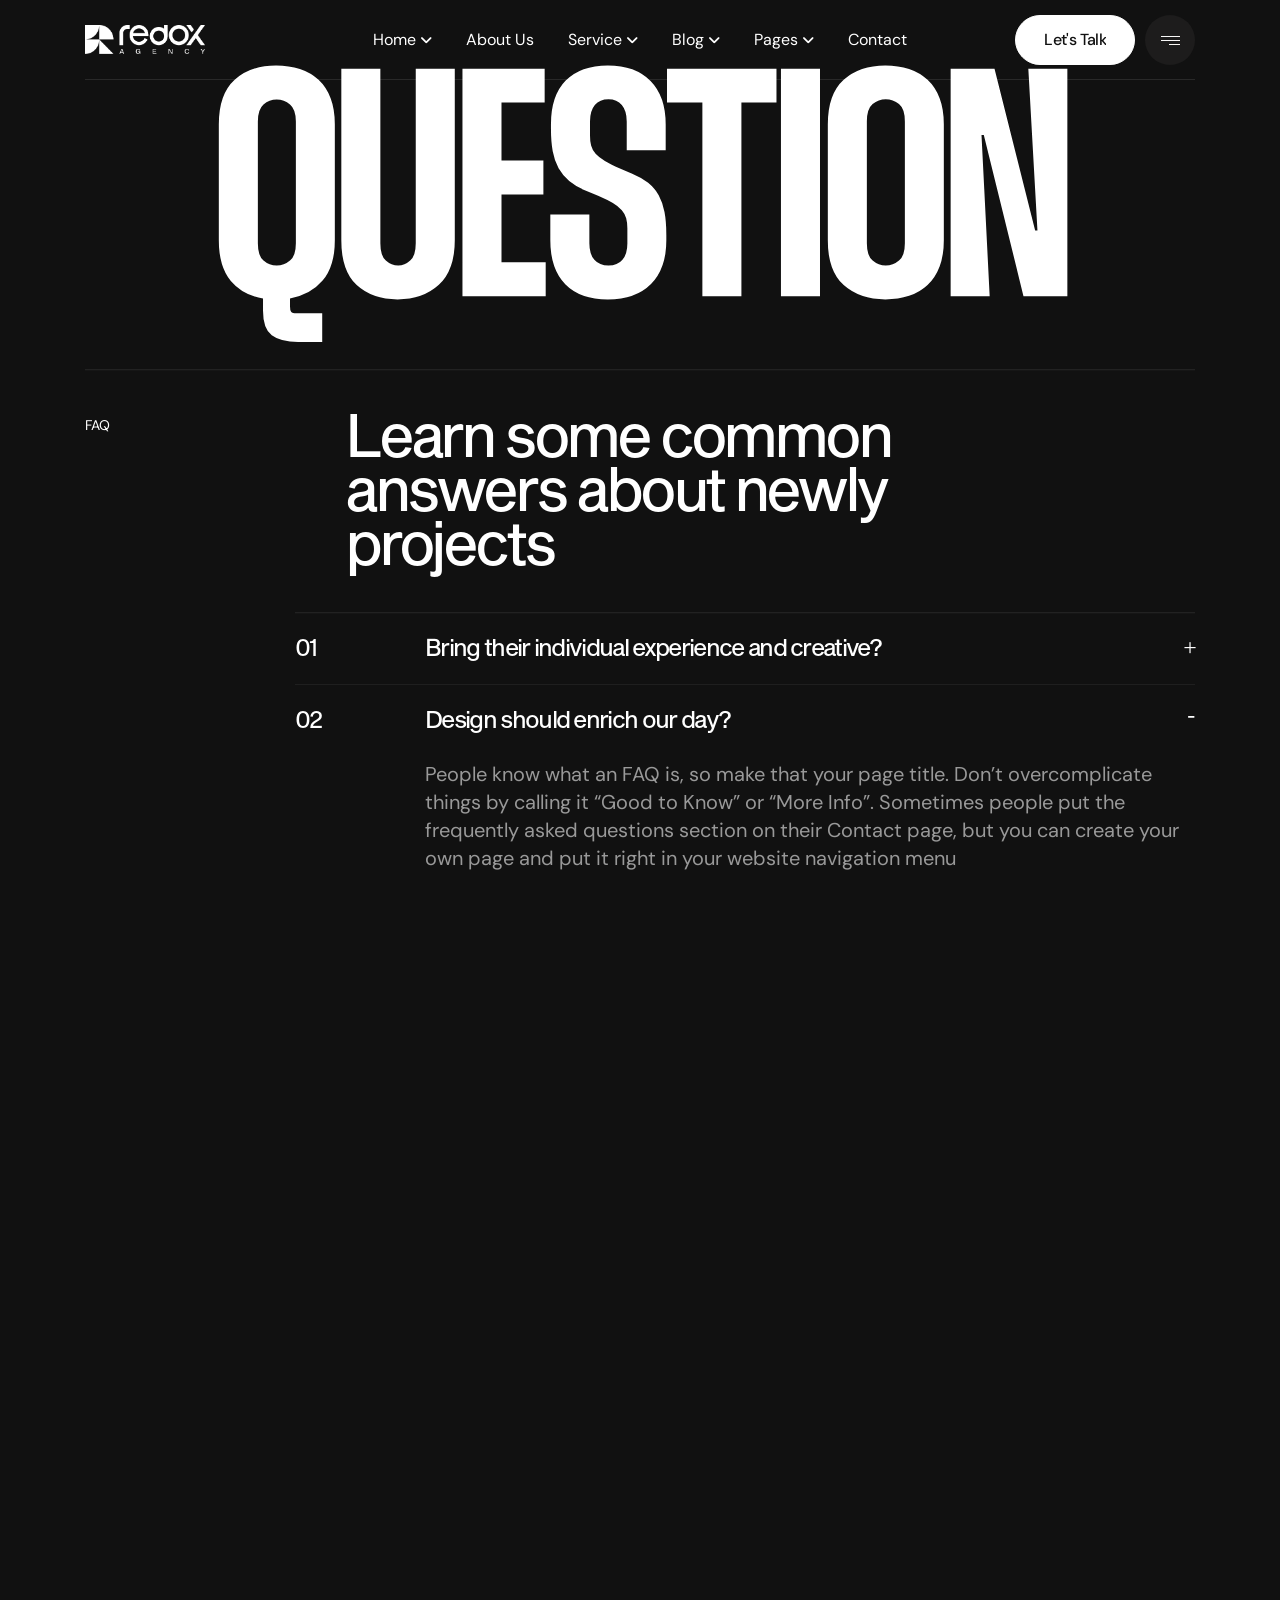
<file: faq.html>
<!DOCTYPE html>
<html lang="en">


<!-- Mirrored from html.ravextheme.com/redox/dark/faq.html by HTTrack Website Copier/3.x [XR&CO'2014], Sat, 26 Jul 2025 10:09:31 GMT -->
<head>
  <meta charset="UTF-8">
  <meta http-equiv="X-UA-Compatible" content="IE=edge">
  <meta name="viewport" content="width=device-width, initial-scale=1.0">
  <meta name="description" content="Redox HTML Template">

  <title>Redox - Creative Agency and Portfolio HTML Template</title>

  <!-- Fav Icon -->
  <link rel="icon" type="image/x-icon" href="assets/imgs/logo/favicon.png">

  <!-- Vendor CSS Files -->
  <link rel="stylesheet" href="assets/vendor/bootstrap.min.css">
  <link rel="stylesheet" href="assets/vendor/fontawesome.min.css">
  <link rel="stylesheet" href="assets/vendor/swiper-bundle.min.css">
  <link rel="stylesheet" href="assets/vendor/meanmenu.min.css">
  <link rel="stylesheet" href="assets/vendor/magnific-popup.css">
  <link rel="stylesheet" href="assets/vendor/animate.min.css">

  <!-- Template Main CSS File -->
  <link rel="stylesheet" href="assets/css/style.css">

</head>


<body class="body-wrapper dark body-page-inner font-heading-sequelsans-romanbody">

  <!-- Preloader -->
  <div id="preloader">
    <div id="container" class="container-preloader">
      <div class="animation-preloader">
        <div class="spinner"></div>

      </div>
      <div class="loader-section section-left"></div>
      <div class="loader-section section-right"></div>
    </div>
  </div>

  <!-- Sroll to top -->
  <div class="progress-wrap">
    <svg class="progress-circle svg-content" width="100%" height="100%" viewBox="-1 -1 102 102">
      <path d="M50,1 a49,49 0 0,1 0,98 a49,49 0 0,1 0,-98"></path>
    </svg>
  </div>

  <!-- side toggle start -->
  <aside class="fix">
    <div class="side-info">
      <div class="side-info-content">
        <div class="offset-widget offset-header">
          <div class="offset-logo">
            <a href="index.html">
              <img src="assets/imgs/logo/logo-2-light.png" alt="site logo">
            </a>
          </div>
          <button id="side-info-close" class="side-info-close">
            <i class="fas fa-times"></i>
          </button>
        </div>
        <div class="mobile-menu d-xl-none fix"></div>
        <div class="offset-button">
          <a href="contact.html" class="rr-btn">
            <span class="btn-wrap">
              <span class="text-one">Let's Talk</span>
              <span class="text-two">Let's Talk</span>
            </span>
          </a>
        </div>
        <div class="offset-widget-box">
          <h2 class="title">Contact US</h2>
          <div class="contact-meta">
            <div class="contact-item">
              <span class="icon"><i class="fa-solid fa-location-dot"></i></span>
              <span class="text">3891 Ranchview Dr. Richardson</span>
            </div>
            <div class="contact-item">
              <span class="icon"><i class="fa-solid fa-envelope"></i></span>
              <span class="text"><a href="mailto:hello@redoxagency.com">hello@redoxagency.com</a></span>
            </div>
            <div class="contact-item">
              <span class="icon"><i class="fa-solid fa-phone"></i></span>
              <span class="text"><a href="tel:(505)555-0125">(505) 555-0125</a></span>
            </div>
          </div>
        </div>
      </div>
    </div>
  </aside>
  <div class="offcanvas-overlay"></div>
  <!-- side toggle end -->

  <!-- Header area start -->
  <header class="header-area-2">
    <div class="header-main">
      <div class="container large">
        <div class="header-area-2__inner">
          <div class="header__logo">
            <a href="index.html">
              <img src="assets/imgs/logo/logo-2-light.png" class="normal-logo" alt="Site Logo">
            </a>
          </div>
          <div class="header__nav pos-center">
            <nav class="main-menu">
              <ul>
                <li class="menu-item-has-children">
                  <a href="#">Home</a>
                  <ul class="dp-menu col-2">
                    <li><a href="digital-agency.html">Digital Agency</a></li>
                    <li><a href="creative-agency.html">Creative Agency</a></li>
                    <li><a href="marketing-agency.html">Marketing Agency</a></li>
                    <li><a href="design-agency.html">Design Agency</a></li>
                    <li><a href="startup-agency.html">Startup Agency</a></li>
                    <li><a href="modern-agency.html">Modern Agency</a></li>
                    <li><a href="agency-portfolio.html">Agency Portfolio</a></li>
                    <li><a href="portfolio-horizontal.html">Portfolio Horizontal</a></li>
                    <li><a href="portfolio-line-effect.html">Portfolio Line Effect</a></li>
                    <li><a href="portfolio-box-effect.html">Portfolio Box Effect</a></li>
                    <li><a href="portfolio-vertical.html">Portfolio Vertical</a></li>
                    <li><a href="portfolio-slicer.html">Portfolio Slicer</a></li>
                    <li><a href="parallax-carousal.html">Parallax Carousal</a></li>
                    <li><a href="portfolio-showcase.html">Portfolio Showcase</a></li>
                  </ul>
                </li>
                <li><a href="about.html">About Us</a></li>
                <li class="menu-item-has-children">
                  <a href="#">Service</a>
                  <ul class="dp-menu">
                    <li><a href="services.html">Core Services</a></li>
                    <li><a href="services-2.html">Services ST. Pulse</a></li>
                    <li><a href="services-3.html">Services ST. Morph</a></li>
                    <li><a href="services-4.html">Services ST. Nova</a></li>
                    <li><a href="services-5.html">Services ST. Zenith</a></li>
                    <li><a href="services-6.html">Services ST. Prism</a></li>
                    <li><a href="service-details.html">Service Details</a></li>
                  </ul>
                </li>
                <li class="menu-item-has-children">
                  <a href="#">Blog</a>
                  <ul class="dp-menu">
                    <li><a href="blog.html">Blog</a></li>
                    <li><a href="blog-details.html">Blog Details</a></li>
                  </ul>
                </li>
                <li class="menu-item-has-children">
                  <a href="#">Pages</a>
                  <ul class="dp-menu">
                    <li><a href="portfolio.html">Core Portfolio</a></li>
                    <li><a href="portfolio-2.html">Portfolio ST. Classic</a></li>
                    <li><a href="portfolio-3.html">Portfolio ST. Minimal</a></li>
                    <li><a href="portfolio-4.html">Portfolio ST. Modern</a></li>
                    <li><a href="portfolio-5.html">Portfolio ST. Interactive</a></li>
                    <li><a href="portfolio-6.html">Portfolio ST. Metro</a></li>
                    <li><a href="portfolio-details.html">Portfolio Details</a></li>
                    <li><a href="team.html">Team</a></li>
                    <li><a href="team-details.html">Team Details</a></li>
                    <li><a href="faq.html">FAQ Page</a></li>
                    <li><a href="404.html">404 Page</a></li>
                  </ul>
                </li>
                <li><a href="contact.html">Contact</a></li>
              </ul>
            </nav>
          </div>
          <div class="header__button">
            <a href="contact.html" class="rr-btn">
              <span class="btn-wrap">
                <span class="text-one">Let's Talk</span>
                <span class="text-two">Let's Talk</span>
              </span>
            </a>
          </div>
          <div class="header__navicon">
            <button class="side-toggle"><img src="assets/imgs/icon/icon-2.webp" alt="image"></button>
          </div>
        </div>
      </div>
    </div>
  </header>
  <!-- Header area end -->

  <div class="has-smooth" id="has_smooth"></div>
  <div id="smooth-wrapper">
    <div id="smooth-content">

      <main>

        <!-- page title area start  -->
        <section class="page-title-area">
          <div class="container large">
            <div class="page-title-area-inner section-spacing-top">
              <div class="page-title-wrapper">
                <h2 class="page-title fade-anim">Question</h2>
              </div>
            </div>
          </div>
        </section>
        <!-- page title area end  -->

        <!-- faq area start  -->
        <section class="faq-area-faq-page">
          <div class="container large">
            <div class="faq-area-faq-page-inner">
              <div class="section-header fade-anim">
                <div class="section-title-wrapper">
                  <div class="subtitle-wrapper">
                    <span class="section-subtitle">FAQ</span>
                  </div>
                  <div class="title-wrapper">
                    <h2 class="section-title font-sequelsans-romanbody">Learn some common
                      answers about newly
                      projects</h2>
                  </div>
                </div>
              </div>
              <div class="accordion-wrapper fade-anim">
                <div class="accordion" id="accordionExample">
                  <div class="accordion-item">
                    <h2 class="accordion-header">
                      <button class="accordion-button collapsed" type="button" data-bs-toggle="collapse"
                        data-bs-target="#collapseOne" aria-expanded="false" aria-controls="collapseOne">
                        Bring their individual experience and creative?
                      </button>
                    </h2>
                    <div id="collapseOne" class="accordion-collapse collapse" data-bs-parent="#accordionExample">
                      <div class="accordion-body">
                        People know what an FAQ is, so make that your page title. Don’t overcomplicate things by
                        calling it “Good to Know” or “More Info”. Sometimes people put the frequently asked questions
                        section on their Contact page, but you can create your own page and put it right in your
                        website navigation menu
                      </div>
                    </div>
                  </div>
                  <div class="accordion-item">
                    <h2 class="accordion-header">
                      <button class="accordion-button" type="button" data-bs-toggle="collapse"
                        data-bs-target="#collapseTwo" aria-expanded="true" aria-controls="collapseTwo">
                        Design should enrich our day?
                      </button>
                    </h2>
                    <div id="collapseTwo" class="accordion-collapse collapse show" data-bs-parent="#accordionExample">
                      <div class="accordion-body">
                        People know what an FAQ is, so make that your page title. Don’t overcomplicate things by
                        calling it “Good to Know” or “More Info”. Sometimes people put the frequently asked questions
                        section on their Contact page, but you can create your own page and put it right in your
                        website navigation menu
                      </div>
                    </div>
                  </div>
                  <div class="accordion-item">
                    <h2 class="accordion-header">
                      <button class="accordion-button collapsed" type="button" data-bs-toggle="collapse"
                        data-bs-target="#collapseThree" aria-expanded="false" aria-controls="collapseThree">
                        Human centered design to challenges design theory?
                      </button>
                    </h2>
                    <div id="collapseThree" class="accordion-collapse collapse" data-bs-parent="#accordionExample">
                      <div class="accordion-body">
                        People know what an FAQ is, so make that your page title. Don’t overcomplicate things by
                        calling it “Good to Know” or “More Info”. Sometimes people put the frequently asked questions
                        section on their Contact page, but you can create your own page and put it right in your
                        website navigation menu
                      </div>
                    </div>
                  </div>
                  <div class="accordion-item">
                    <h2 class="accordion-header">
                      <button class="accordion-button collapsed" type="button" data-bs-toggle="collapse"
                        data-bs-target="#collapseFour" aria-expanded="false" aria-controls="collapseFour">
                        Align with your brand look and feel?
                      </button>
                    </h2>
                    <div id="collapseFour" class="accordion-collapse collapse" data-bs-parent="#accordionExample">
                      <div class="accordion-body">
                        People know what an FAQ is, so make that your page title. Don’t overcomplicate things by
                        calling it “Good to Know” or “More Info”. Sometimes people put the frequently asked questions
                        section on their Contact page, but you can create your own page and put it right in your
                        website navigation menu
                      </div>
                    </div>
                  </div>
                  <div class="accordion-item">
                    <h2 class="accordion-header">
                      <button class="accordion-button collapsed" type="button" data-bs-toggle="collapse"
                        data-bs-target="#collapseFive" aria-expanded="false" aria-controls="collapseFive">
                        How to become an Agile productive manager?
                      </button>
                    </h2>
                    <div id="collapseFive" class="accordion-collapse collapse" data-bs-parent="#accordionExample">
                      <div class="accordion-body">
                        People know what an FAQ is, so make that your page title. Don’t overcomplicate things by
                        calling it “Good to Know” or “More Info”. Sometimes people put the frequently asked questions
                        section on their Contact page, but you can create your own page and put it right in your
                        website navigation menu
                      </div>
                    </div>
                  </div>
                  <div class="accordion-item">
                    <h2 class="accordion-header">
                      <button class="accordion-button collapsed" type="button" data-bs-toggle="collapse"
                        data-bs-target="#collapseSix" aria-expanded="false" aria-controls="collapseSix">
                        Why we create the best Webflow websites in Figma?
                      </button>
                    </h2>
                    <div id="collapseSix" class="accordion-collapse collapse" data-bs-parent="#accordionExample">
                      <div class="accordion-body">
                        People know what an FAQ is, so make that your page title. Don’t overcomplicate things by
                        calling it “Good to Know” or “More Info”. Sometimes people put the frequently asked questions
                        section on their Contact page, but you can create your own page and put it right in your
                        website navigation menu
                      </div>
                    </div>
                  </div>
                  <div class="accordion-item">
                    <h2 class="accordion-header">
                      <button class="accordion-button collapsed" type="button" data-bs-toggle="collapse"
                        data-bs-target="#collapseSeven" aria-expanded="false" aria-controls="collapseSeven">
                        How to manage Agile project teams?
                      </button>
                    </h2>
                    <div id="collapseSeven" class="accordion-collapse collapse" data-bs-parent="#accordionExample">
                      <div class="accordion-body">
                        People know what an FAQ is, so make that your page title. Don’t overcomplicate things by
                        calling it “Good to Know” or “More Info”. Sometimes people put the frequently asked questions
                        section on their Contact page, but you can create your own page and put it right in your
                        website navigation menu
                      </div>
                    </div>
                  </div>
                </div>
              </div>
            </div>
          </div>
        </section>
        <!-- faq area end  -->

      </main>

      <!-- footer area start  -->
      <footer class="footer-area-inner-page section-spacing-top">
        <div class="container large">
          <div class="footer-top-inner">
            <div class="footer-logo">
              <a href="index.html"><img src="assets/imgs/logo/logo-2-light.png" alt="site-logo"></a>
            </div>
            <div class="info-text">
              <div class="text-wrapper">
                <p class="text">Redox is a startup digital agency of design, development and marketing that works
                  friendly with global client</p>
              </div>
              <div class="info-link">
                <a href="mailto:info@redox.com">info@redox.com</a>
              </div>
            </div>
          </div>
          <div class="footer-widget-wrapper-box">
            <div class="footer-widget-wrapper">
              <div class="footer-widget-box newsletter">
                <form action="#" class="subscribe-form">
                  <div class="input-field">
                    <input type="email" placeholder="Enter your email">
                    <button type="submit" class="subscribe-btn"><img src="assets/imgs/icon/icon-1.webp"
                        alt="image"></button>
                  </div>
                </form>
                <div class="subscription-text">
                  <div class="text-wrapper">
                    <p class="text">By subscribing you agree with our
                      <a href="#">Privacy Policy</a>
                    </p>
                  </div>
                </div>
              </div>
              <div class="footer-widget-box">
                <h2 class="title">Company</h2>
                <ul class="footer-nav-list">
                  <li><a href="#">agency</a></li>
                  <li><a href="#">Solutions</a></li>
                  <li><a href="#">Community</a></li>
                  <li><a href="#">Work</a></li>
                  <li><a href="#">Contact</a></li>
                </ul>
              </div>
              <div class="footer-widget-box">
                <h2 class="title">Social</h2>
                <ul class="footer-nav-list">
                  <li><a href="#">Facebook</a></li>
                  <li><a href="#">Twitter</a></li>
                  <li><a href="#">Dribbble</a></li>
                  <li><a href="#">Instagram</a></li>
                  <li><a href="#">Awwwards</a></li>
                  <li><a href="#">YouTube</a></li>
                </ul>
              </div>
              <div class="footer-widget-box">
                <h2 class="title">Office</h2>
                <ul class="footer-nav-list">
                  <li><a href="#">New York</a></li>
                  <li><a href="#">Toronto</a></li>
                  <li><a href="#">Berlin</a></li>
                  <li><a href="#">London</a></li>
                </ul>
              </div>
            </div>
          </div>
        </div>
        <div class="copyright-area">
          <div class="copyright-area-inner">
            <div class="copyright-text">
              <p class="text">© 2025 <a href="https://themeforest.net/user/ravextheme">RavexTheme.</a> All right
                reserved</p>
            </div>
          </div>
        </div>
      </footer>
      <!-- footer area end  -->

    </div>
  </div>

  <!-- Vendor JS Files -->
  <script src="assets/vendor/jquery-3.7.1.min.js"></script>
  <script src="assets/vendor/bootstrap.bundle.min.js"></script>
  <script src="assets/vendor/jquery.magnific-popup.min.js"></script>
  <script src="assets/vendor/swiper-bundle.min.js"></script>
  <script src="assets/vendor/gsap.min.js"></script>
  <script src="assets/vendor/ScrollTrigger.min.js"></script>
  <script src="assets/vendor/ScrollSmoother.min.js"></script>
  <script src="assets/vendor/ScrollToPlugin.min.js"></script>
  <script src="assets/vendor/SplitText.min.js"></script>
  <script src="assets/vendor/TextPlugin.js"></script>
  <script src="assets/vendor/customEase.js"></script>
  <script src="assets/vendor/Flip.min.js"></script>
  <script src="assets/vendor/jquery.meanmenu.min.js"></script>
  <script src="assets/vendor/backToTop.js"></script>
  <script src="assets/vendor/matter.js"></script>
  <script src="assets/vendor/throwable.js"></script>
  <script src="assets/js/magiccursor.js"></script>

  <!-- Template Main JS File -->
  <script src="assets/js/main.js"></script>

</body>


<!-- Mirrored from html.ravextheme.com/redox/dark/faq.html by HTTrack Website Copier/3.x [XR&CO'2014], Sat, 26 Jul 2025 10:09:31 GMT -->
</html>
</file>
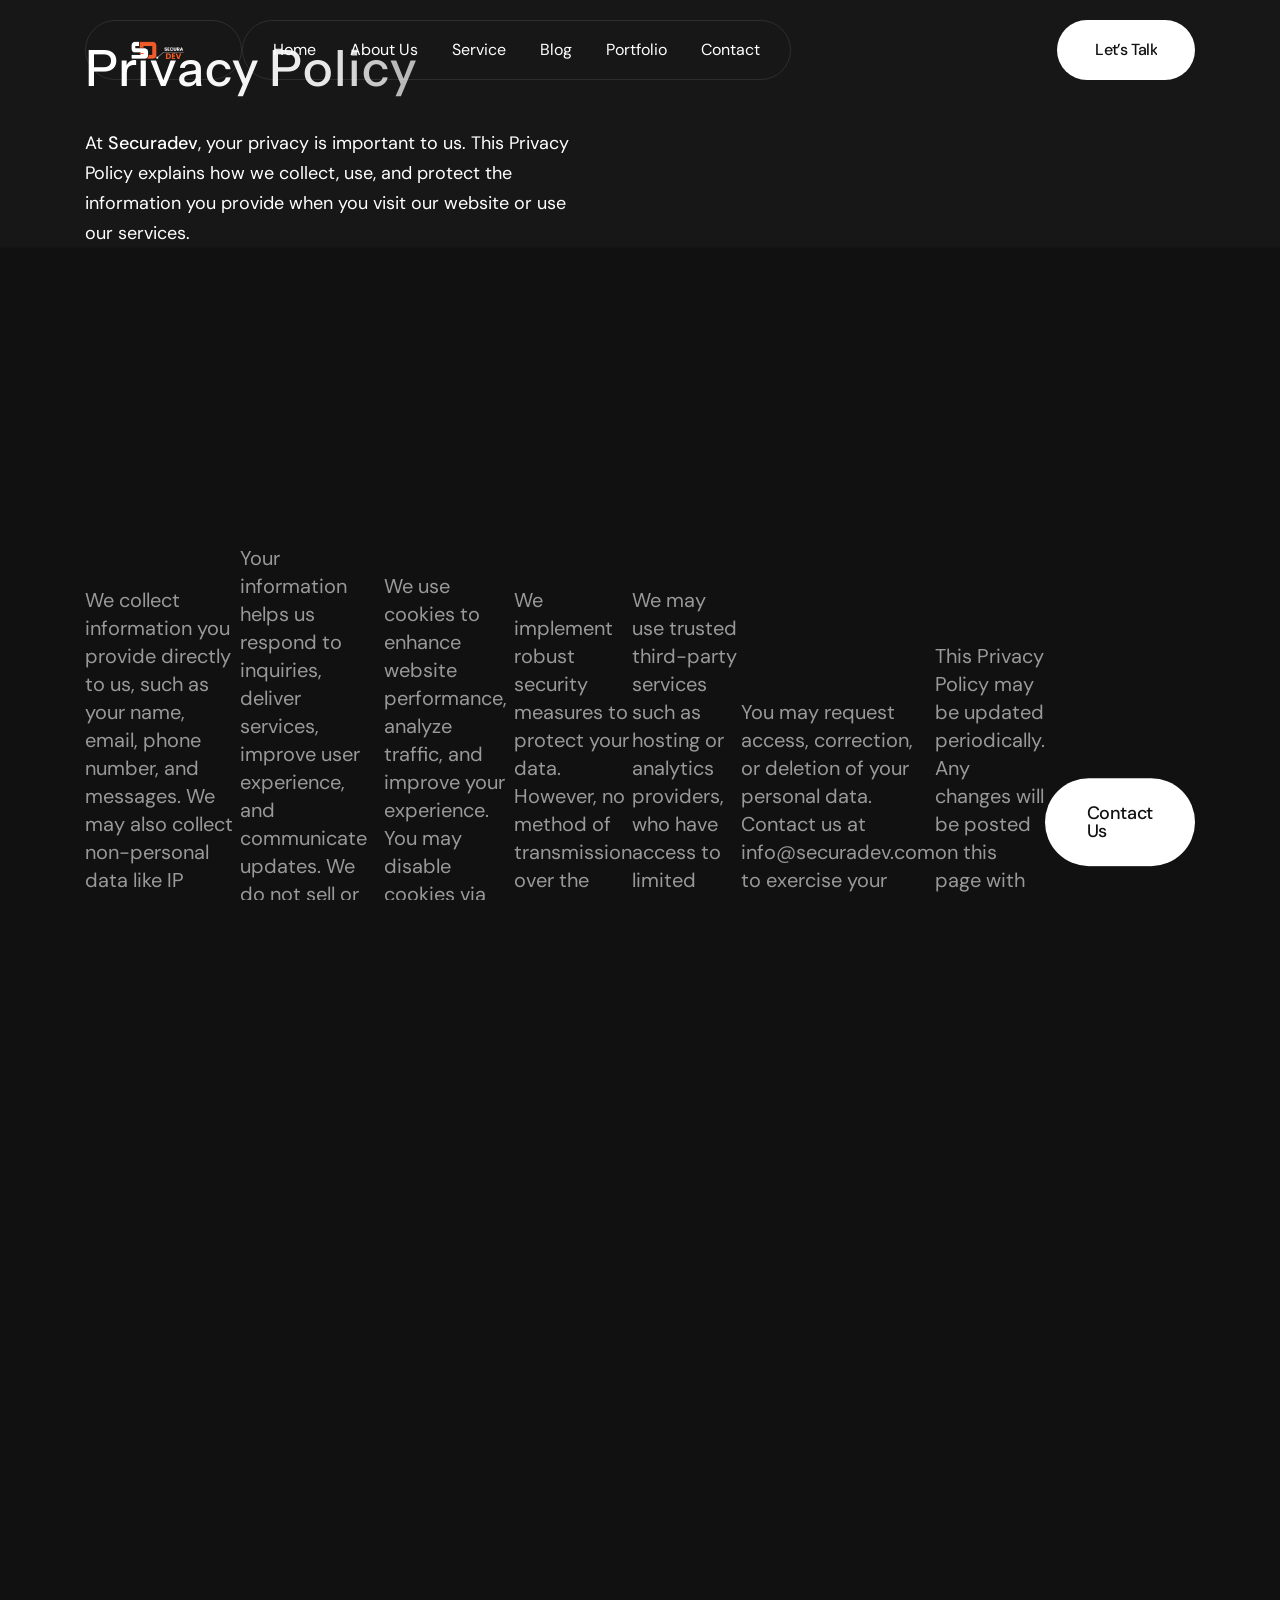
<file: policy.html>
<!DOCTYPE html>
<html lang="en">

<head>
  <meta charset="UTF-8">
  <meta http-equiv="X-UA-Compatible" content="IE=edge">
  <meta name="viewport" content="width=device-width, initial-scale=1.0">
  <meta name="description" content="Securadev Privacy Policy">
  <title>Securadev – Privacy Policy</title>

  <!-- Fav Icon -->
  <link rel="icon" type="image/x-icon" href="assets/imgs/logo/favicon-32x32.png">

  <!-- Vendor CSS Files -->
  <link rel="stylesheet" href="assets/vendor/bootstrap.min.css">
  <link rel="stylesheet" href="assets/vendor/fontawesome.min.css">
  <link rel="stylesheet" href="assets/vendor/swiper-bundle.min.css">
  <link rel="stylesheet" href="assets/vendor/meanmenu.min.css">
  <link rel="stylesheet" href="assets/vendor/magnific-popup.css">
  <link rel="stylesheet" href="assets/vendor/animate.min.css">

  <!-- Template Main CSS File -->
  <link rel="stylesheet" href="assets/css/style.css">
</head>

<body class="body-wrapper dark body-digital-agency font-heading-instrumentsans-medium">

  <!-- Header area start -->
  <header class="header-area">
    <div class="header-main">
      <div class="container large">
        <div class="header-area__inner">
          <div class="header__logo">
            <a href="index.html">
              <img src="assets/imgs/logo/secura (4).png" class="normal-logo" alt="Site Logo">
            </a>
          </div>
          <div class="header__nav">
            <nav class="main-menu">
              <ul>
                <li><a href="index.html">Home</a></li>
                <li><a href="about.html">About Us</a></li>
                <li><a href="services.html">Service</a></li>
                <li><a href="blog.html">Blog</a></li>
                <li><a href="portfolio.html">Portfolio</a></li>
                <li><a href="contact.html">Contact</a></li>
              </ul>
            </nav>
          </div>
          <div class="header__button">
            <a href="https://wa.me/15483336501?text=Hello%20Navdeep,%20I%20would%20like%20to%20know%20more%20about%20your%20services." target="_blank" class="rr-btn hover-bg-theme">
              <span class="btn-wrap">
                <span class="text-one">Let’s Talk</span>
                <span class="text-two">Let’s Talk</span>
              </span>
            </a>
          </div>
          <div class="header__navicon d-xl-none">
            <button class="side-toggle"><i class="fa-solid fa-bars"></i></button>
          </div>
        </div>
      </div>
    </div>
  </header>
  <!-- Header area end -->

  <div class="has-smooth" id="has_smooth"></div>
  <div id="smooth-wrapper">
    <div id="smooth-content">
      <main>
        <!-- Privacy Hero Start -->
        <section class="hero-area">
          <div class="container large">
            <div class="hero-area-inner section-spacing-top">
              <div class="section-header fade-anim">
                <div class="section-title-wrapper">
                  <div class="title-wrapper">
                    <h2 class="section-title font-instrumentsans-medium char-anim" data-delay="0.45">
                      Privacy Policy
                    </h2>
                  </div>
                </div>
              </div>
              <div class="section-content fade-anim">
                <div class="text-wrapper">
                  <p class="text">
                    At <strong>Securadev</strong>, your privacy is important to us. This Privacy Policy explains how we collect,
                    use, and protect the information you provide when you visit our website or use our services.
                  </p>
                </div>
              </div>
            </div>
          </div>
        </section>
        <!-- Privacy Hero End -->

        <!-- Privacy Content Start -->
        <section class="about-area section-spacing">
          <div class="container large">
            <div class="about-area-inner fade-anim">
              <div class="section-title-wrapper">
                <div class="title-wrapper">
                  <h2 class="section-title font-instrumentsans-medium">Information We Collect</h2>
                </div>
              </div>
              <div class="text-wrapper">
                <p class="text">
                  We collect information you provide directly to us, such as your name, email, phone number, and messages.
                  We may also collect non-personal data like IP addresses and browser type to improve our website and services.
                </p>
              </div>

              <div class="section-title-wrapper mt-4">
                <div class="title-wrapper">
                  <h2 class="section-title font-instrumentsans-medium">How We Use Your Information</h2>
                </div>
              </div>
              <div class="text-wrapper">
                <p class="text">
                  Your information helps us respond to inquiries, deliver services, improve user experience, and communicate
                  updates. We do not sell or share personal information with third parties for marketing purposes.
                </p>
              </div>

              <div class="section-title-wrapper mt-4">
                <div class="title-wrapper">
                  <h2 class="section-title font-instrumentsans-medium">Cookies</h2>
                </div>
              </div>
              <div class="text-wrapper">
                <p class="text">
                  We use cookies to enhance website performance, analyze traffic, and improve your experience. You may
                  disable cookies via your browser, but some features may not function correctly.
                </p>
              </div>

              <div class="section-title-wrapper mt-4">
                <div class="title-wrapper">
                  <h2 class="section-title font-instrumentsans-medium">Data Security</h2>
                </div>
              </div>
              <div class="text-wrapper">
                <p class="text">
                  We implement robust security measures to protect your data. However, no method of transmission over the
                  Internet or electronic storage is 100% secure.
                </p>
              </div>

              <div class="section-title-wrapper mt-4">
                <div class="title-wrapper">
                  <h2 class="section-title font-instrumentsans-medium">Third-Party Services</h2>
                </div>
              </div>
              <div class="text-wrapper">
                <p class="text">
                  We may use trusted third-party services such as hosting or analytics providers, who have access to
                  limited information solely to perform their functions.
                </p>
              </div>

              <div class="section-title-wrapper mt-4">
                <div class="title-wrapper">
                  <h2 class="section-title font-instrumentsans-medium">Your Rights</h2>
                </div>
              </div>
              <div class="text-wrapper">
                <p class="text">
                  You may request access, correction, or deletion of your personal data. Contact us at
                  <a href="mailto:info@securadev.com">info@securadev.com</a> to exercise your rights.
                </p>
              </div>

              <div class="section-title-wrapper mt-4">
                <div class="title-wrapper">
                  <h2 class="section-title font-instrumentsans-medium">Policy Updates</h2>
                </div>
              </div>
              <div class="text-wrapper">
                <p class="text">
                  This Privacy Policy may be updated periodically. Any changes will be posted on this page with an
                  updated effective date.
                </p>
              </div>

              <div class="btn-wrapper mt-4">
                <a href="contact.html" class="rr-btn hover-bg-theme">
                  <span class="btn-wrap">
                    <span class="text-one">Contact Us</span>
                    <span class="text-two">Contact Us</span>
                  </span>
                </a>
              </div>
            </div>
          </div>
        </section>
        <!-- Privacy Content End -->

      </main>

      <!-- Footer Start -->
      <footer class="footer-area-inner-page section-spacing-top">
        <div class="container large">
          <div class="footer-top-inner">
            <div class="footer-logo">
              <a href="index.html"><img src="assets/imgs/logo/logo.jpg" alt="site-logo"></a>
            </div>
            <div class="info-text">
              <div class="text-wrapper">
                <p class="text">Securadev is a modern web development and cybersecurity company, delivering secure, scalable, and innovative digital solutions to clients worldwide</p>
              </div>
              <div class="info-link">
                <a href="mailto:info@securadev.com">info@securadev.com</a>
              </div>
            </div>
          </div>
        </div>
        <div class="copyright-area">
          <div class="copyright-area-inner">
            <div class="copyright-text">
              <p class="text">© 2025 Securadev. All rights reserved</p>
            </div>
          </div>
        </div>
      </footer>
      <!-- Footer End -->
    </div>
  </div>

  <!-- Vendor JS Files -->
  <script src="assets/vendor/jquery-3.7.1.min.js"></script>
  <script src="assets/vendor/bootstrap.bundle.min.js"></script>
  <script src="assets/vendor/jquery.magnific-popup.min.js"></script>
  <script src="assets/vendor/swiper-bundle.min.js"></script>
  <script src="assets/vendor/gsap.min.js"></script>
  <script src="assets/vendor/ScrollTrigger.min.js"></script>
  <script src="assets/vendor/ScrollSmoother.min.js"></script>
  <script src="assets/vendor/ScrollToPlugin.min.js"></script>
  <script src="assets/vendor/SplitText.min.js"></script>
  <script src="assets/vendor/TextPlugin.js"></script>
  <script src="assets/vendor/customEase.js"></script>
  <script src="assets/vendor/Flip.min.js"></script>
  <script src="assets/vendor/jquery.meanmenu.min.js"></script>
  <script src="assets/vendor/backToTop.js"></script>
  <script src="assets/vendor/matter.js"></script>
  <script src="assets/vendor/throwable.js"></script>
  <script src="assets/js/magiccursor.js"></script>
  <script src="assets/js/main.js"></script>

</body>

</html>
</file>
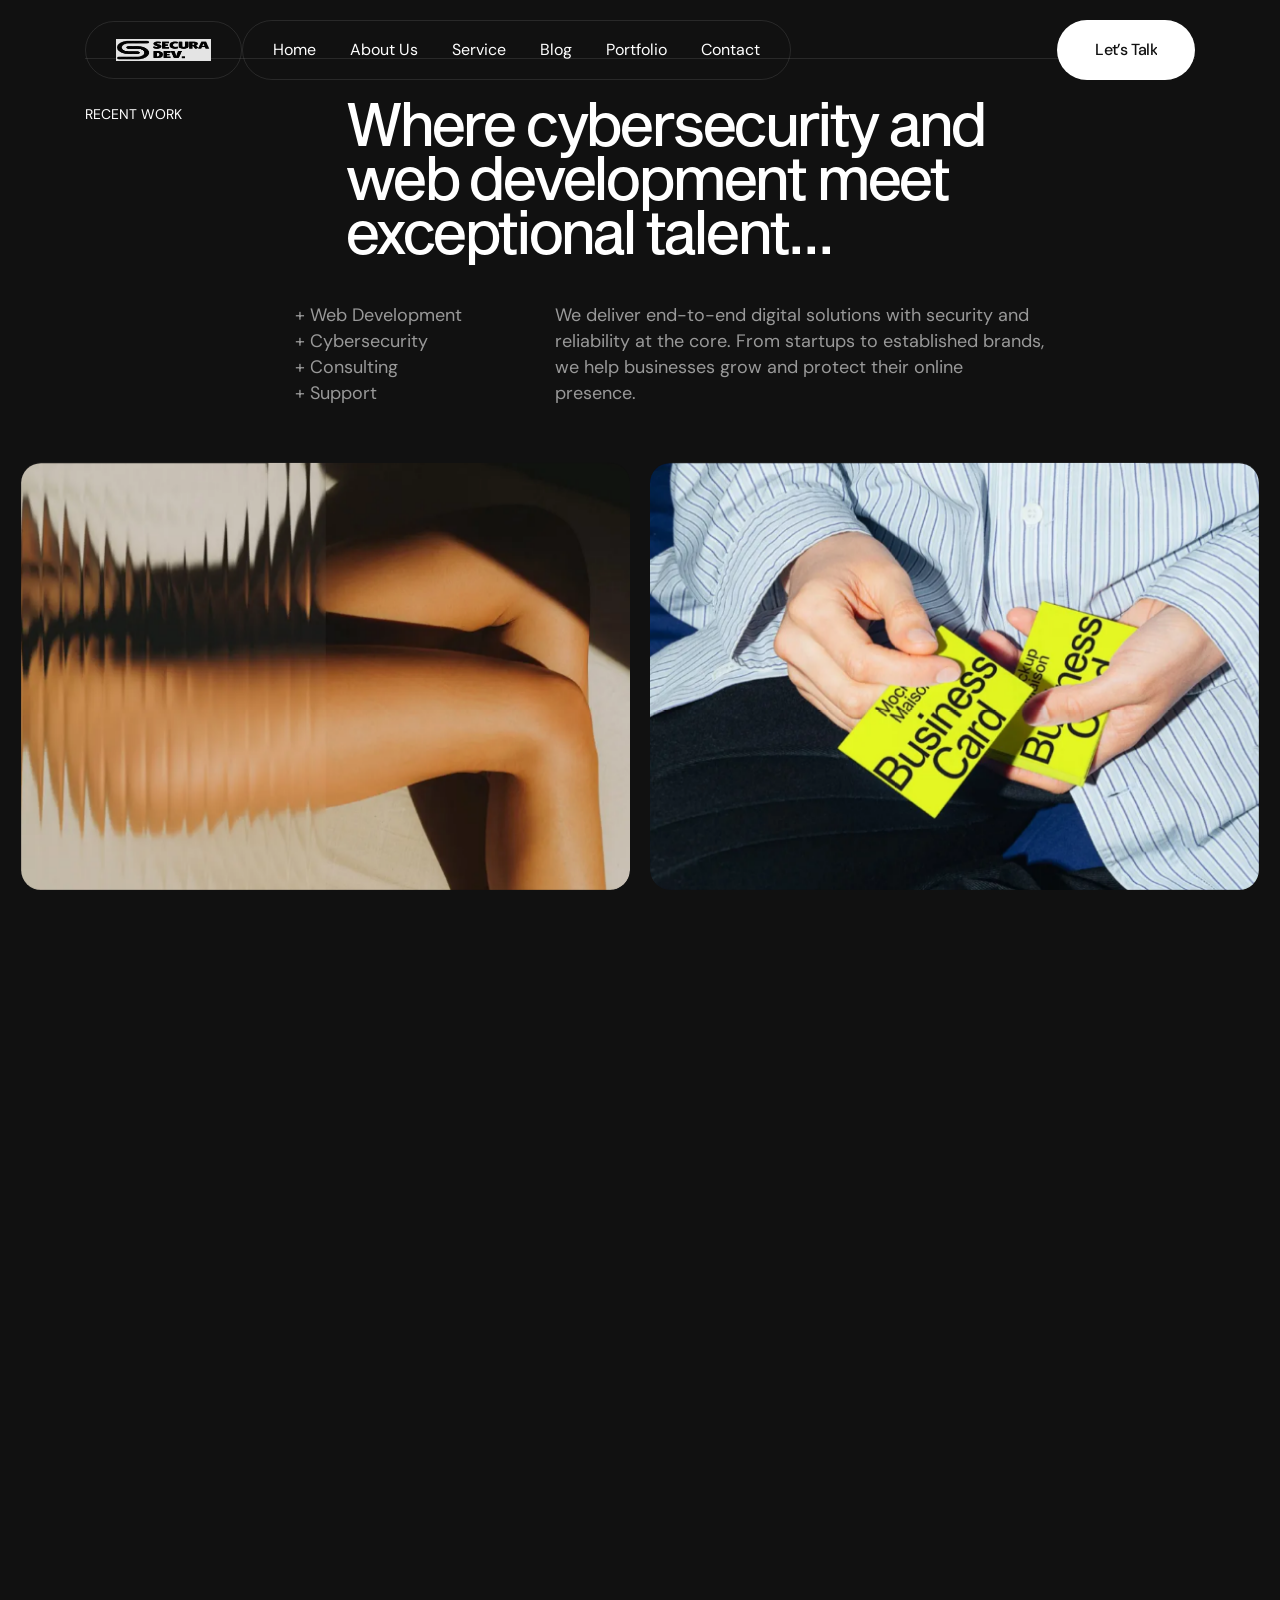
<file: portfolio.html>
<!DOCTYPE html>
<html lang="en">


<!-- Mirrored from html.ravextheme.com/redox/dark/portfolio.html by HTTrack Website Copier/3.x [XR&CO'2014], Sat, 26 Jul 2025 10:09:13 GMT -->
<head>
  <meta charset="UTF-8">
  <meta http-equiv="X-UA-Compatible" content="IE=edge">
  <meta name="viewport" content="width=device-width, initial-scale=1.0">
  <meta name="description" content="Redox HTML Template">

  <title>Securadev – Web Development & Cybersecurity Solutions</title>

  <!-- Fav Icon -->
  <link rel="icon" type="image/x-icon" href="assets/imgs/logo/favicon-32x32.png">

  <!-- Vendor CSS Files -->
  <link rel="stylesheet" href="assets/vendor/bootstrap.min.css">
  <link rel="stylesheet" href="assets/vendor/fontawesome.min.css">
  <link rel="stylesheet" href="assets/vendor/swiper-bundle.min.css">
  <link rel="stylesheet" href="assets/vendor/meanmenu.min.css">
  <link rel="stylesheet" href="assets/vendor/magnific-popup.css">
  <link rel="stylesheet" href="assets/vendor/animate.min.css">

  <!-- Template Main CSS File -->
  <link rel="stylesheet" href="assets/css/style.css">

</head>

<body class="body-wrapper dark body-page-inner font-heading-sequelsans-romanbody">

  <!-- Preloader -->
  <div id="preloader">
    <div id="container" class="container-preloader">
      <div class="animation-preloader">
        <div class="spinner"></div>

      </div>
      <div class="loader-section section-left"></div>
      <div class="loader-section section-right"></div>
    </div>
  </div>

  <!-- Sroll to top -->
  <div class="progress-wrap">
    <svg class="progress-circle svg-content" width="100%" height="100%" viewBox="-1 -1 102 102">
      <path d="M50,1 a49,49 0 0,1 0,98 a49,49 0 0,1 0,-98"></path>
    </svg>
  </div>

  <!-- side toggle start -->
  <aside class="fix">
    <div class="side-info">
      <div class="side-info-content">
        <div class="offset-widget offset-header">
          <div class="offset-logo">
            <a href="index.html">
              <img src="assets/imgs/logo/logo.jpg" alt="site logo">
            </a>
          </div>
          <button id="side-info-close" class="side-info-close">
            <i class="fas fa-times"></i>
          </button>
        </div>
        <div class="mobile-menu d-xl-none fix"></div>
        <div class="offset-button">
          <a href="contact.html" class="rr-btn">
            <span class="btn-wrap">
              <span class="text-one">Let's Talk</span>
              <span class="text-two">Let's Talk</span>
            </span>
          </a>
        </div>
        <div class="offset-widget-box">
          <h2 class="title">Contact US</h2>
          <div class="contact-meta">
            <div class="contact-item">
              <span class="icon"><i class="fa-solid fa-location-dot"></i></span>
              <span class="text">880 Tamarack Dr kelowna V1X 5M1</span>
            </div>
            <div class="contact-item">
              <span class="icon"><i class="fa-solid fa-envelope"></i></span>
              <span class="text"><a href="mailto:info@securadev.com">info@securadev.com</a></span>
            </div>
            <div class="contact-item">
              <span class="icon"><i class="fa-solid fa-phone"></i></span>
              <span class="text"><a href="tel:(548)333-6501">(548)333-6501</a></span>
            </div>
          </div>
        </div>
      </div>
    </div>
  </aside>
  <div class="offcanvas-overlay"></div>
  <!-- side toggle end -->

  <!-- Header area start -->
<header class="header-area">
    <div class="header-main">
      <div class="container large">
        <div class="header-area__inner">
          <div class="header__logo">
            <a href="index.html">
              <img src="assets/imgs/logo/logo.jpg" class="normal-logo" alt="Site Logo">
            </a>
          </div>
          <div class="header__nav">
            <nav class="main-menu">
              <ul>
                <li>
                  <a href="index.html">Home</a>
                  <!-- <ul class="dp-menu col-2">
                    <li><a href="digital-agency.html">Digital Agency</a></li>
                    <li><a href="creative-agency.html">Creative Agency</a></li>
                    <li><a href="marketing-agency.html">Marketing Agency</a></li>
                    <li><a href="design-agency.html">Design Agency</a></li>
                    <li><a href="startup-agency.html">Startup Agency</a></li>
                    <li><a href="modern-agency.html">Modern Agency</a></li>
                    <li><a href="agency-portfolio.html">Agency Portfolio</a></li>
                    <li><a href="portfolio-horizontal.html">Portfolio Horizontal</a></li>
                    <li><a href="portfolio-line-effect.html">Portfolio Line Effect</a></li>
                    <li><a href="portfolio-box-effect.html">Portfolio Box Effect</a></li>
                    <li><a href="portfolio-vertical.html">Portfolio Vertical</a></li>
                    <li><a href="portfolio-slicer.html">Portfolio Slicer</a></li>
                    <li><a href="parallax-carousal.html">Parallax Carousal</a></li>
                    <li><a href="portfolio-showcase.html">Portfolio Showcase</a></li>
                  </ul> -->
                </li>
                <li><a href="about.html">About Us</a></li>
                <li>
                  <a href="services.html">Service</a>
                  <!-- <ul class="dp-menu">
                    <li><a href="services.html">Core Services</a></li>
                    <li><a href="services-2.html">Services ST. Pulse</a></li>
                    <li><a href="services-3.html">Services ST. Morph</a></li>
                    <li><a href="services-4.html">Services ST. Nova</a></li>
                    <li><a href="services-5.html">Services ST. Zenith</a></li>
                    <li><a href="services-6.html">Services ST. Prism</a></li>
                    <li><a href="service-details.html">Service Details</a></li>
                  </ul> -->
                </li>
                <li>
                  <a href="blog.html">Blog</a>
                  <!-- <ul class="dp-menu">
                    <li><a href="blog.html">Blog</a></li>
                    <li><a href="blog-details.html">Blog Details</a></li>
                  </ul> -->
                </li>
                <li>
                  <a href="portfolio.html">Portfolio</a>
                  <!-- <ul class="dp-menu">
                    <li><a href="portfolio.html">Core Portfolio</a></li>
                    <li><a href="portfolio-2.html">Portfolio ST. Classic</a></li>
                    <li><a href="portfolio-3.html">Portfolio ST. Minimal</a></li>
                    <li><a href="portfolio-4.html">Portfolio ST. Modern</a></li>
                    <li><a href="portfolio-5.html">Portfolio ST. Interactive</a></li>
                    <li><a href="portfolio-6.html">Portfolio ST. Metro</a></li>
                    <li><a href="portfolio-details.html">Portfolio Details</a></li>
                    <li><a href="team.html">Team</a></li>
                    <li><a href="team-details.html">Team Details</a></li>
                    <li><a href="faq.html">FAQ Page</a></li>
                    <li><a href="404.html">404 Page</a></li>
                  </ul> -->
                </li>
                <li><a href="contact.html">Contact</a></li>
              </ul>
            </nav>
          </div>
          <div class="header__button">
            <a href="contact.html" class="rr-btn hover-bg-theme">
              <span class="btn-wrap">
                <span class="text-one">Let’s Talk</span>
                <span class="text-two">Let’s Talk</span>
              </span>
            </a>
          </div>
          <div class="header__navicon d-xl-none">
            <button class="side-toggle">
              <i class="fa-solid fa-bars"></i></button>
          </div>
        </div>
      </div>
    </div>
  </header>

  <!-- Header area end -->

  <div class="has-smooth" id="has_smooth"></div>
  <div id="smooth-wrapper">
    <div id="smooth-content">

      <main>

        <!-- page title area start  -->
        <section class="page-title-area">
          <div class="container large">
            <div class="page-title-area-inner section-spacing-top">
              <div class="page-title-wrapper">
                <h2 class="page-title fade-anim">Portfolio</h2>
              </div>
            </div>
          </div>
        </section>
        <!-- page title area end  -->

        <!-- work area start  -->
        <section class="work-area-work-page">
          <div class="work-area-work-page-inner">
            <div class="container large">
              <div class="section-header fade-anim">
                <div class="section-title-wrapper">
                  <div class="subtitle-wrapper">
                    <span class="section-subtitle">Recent work</span>
                  </div>
                  <div class="title-wrapper">
                    <h2 class="section-title font-sequelsans-romanbody">Where cybersecurity and web development
                       meet exceptional talent...</h2>
                  </div>
                </div>
              </div>
              <div class="section-content-wrapper fade-anim">
                <div class="info-list">
                  <ul>
                    <li>Web Development</li>
                    <li>Cybersecurity</li>
                    <li>Consulting</li>
                    <li>Support</li>
                  </ul>
                </div>
                <div class="section-content">
                  <div class="text-wrapper" data-direction="right">
                    <p class="text">We deliver end-to-end digital solutions with security and reliability at the core. 
                        From startups to established brands, we help businesses grow and protect their online presence.
                    </p>
                  </div>
                </div>
              </div>

            </div>
            <div class="works-wrapper-box">
              <div class="container large">
                <div class="works-wrapper-8">
                  <div class="work-box">
                    <div class="thumb">
                      <div class="image scale" data-cursor-text="View Project">
                        <a href="portfolio-details.html"><img src="assets/imgs/project/image-19.webp" alt="image"></a>
                      </div>
                    </div>
                    <div class="content">
                      <h3 class="title"><a href="portfolio-details.html">Harash Denmark</a></h3>
                      <div class="meta">
                        <span class="date">2010</span>
                        <span class="tag">Branding</span>
                      </div>
                    </div>
                  </div>
                  <div class="work-box">
                    <div class="thumb">
                      <div class="image scale" data-cursor-text="View Project">
                        <a href="portfolio-details.html"><img src="assets/imgs/project/image-20.webp" alt="image"></a>
                      </div>
                    </div>
                    <div class="content">
                      <h3 class="title"><a href="portfolio-details.html">Saudi Lime Green</a></h3>
                      <div class="meta">
                        <span class="date">2010</span>
                        <span class="tag">Marketing</span>
                      </div>
                    </div>
                  </div>
                  <div class="work-box">
                    <div class="thumb">
                      <div class="image scale" data-cursor-text="View Project">
                        <a href="portfolio-details.html"><img src="assets/imgs/project/image-21.webp" alt="image"></a>
                      </div>
                    </div>
                    <div class="content">
                      <h3 class="title"><a href="portfolio-details.html">Saudi Venture Capital</a></h3>
                      <div class="meta">
                        <span class="date">2010</span>
                        <span class="tag">Marketing</span>
                      </div>
                    </div>
                  </div>
                  <div class="work-box">
                    <div class="thumb">
                      <div class="image scale" data-cursor-text="View Project">
                        <a href="portfolio-details.html"><img src="assets/imgs/project/image-22.webp" alt="image"></a>
                      </div>
                    </div>
                    <div class="content">
                      <h3 class="title"><a href="portfolio-details.html">Nilachal Network</a></h3>
                      <div class="meta">
                        <span class="date">2010</span>
                        <span class="tag">Marketing</span>
                      </div>
                    </div>
                  </div>
                  <div class="work-box">
                    <div class="thumb">
                      <div class="image scale" data-cursor-text="View Project">
                        <a href="portfolio-details.html"><img src="assets/imgs/project/image-23.webp" alt="image"></a>
                      </div>
                    </div>
                    <div class="content">
                      <h3 class="title"><a href="portfolio-details.html">Royal Cash App </a></h3>
                      <div class="meta">
                        <span class="date">2010</span>
                        <span class="tag">Design</span>
                      </div>
                    </div>
                  </div>
                  <div class="work-box">
                    <div class="thumb">
                      <div class="image scale" data-cursor-text="View Project">
                        <a href="portfolio-details.html"><img src="assets/imgs/project/image-24.webp" alt="image"></a>
                      </div>
                    </div>
                    <div class="content">
                      <h3 class="title"><a href="portfolio-details.html">Mashup Gradient</a></h3>
                      <div class="meta">
                        <span class="date">2010</span>
                        <span class="tag">Design</span>
                      </div>
                    </div>
                  </div>
                  <div class="work-box">
                    <div class="thumb">
                      <div class="image scale" data-cursor-text="View Project">
                        <a href="portfolio-details.html"><img src="assets/imgs/project/image-25.webp" alt="image"></a>
                      </div>
                    </div>
                    <div class="content">
                      <h3 class="title"><a href="portfolio-details.html">House of Shapes</a></h3>
                      <div class="meta">
                        <span class="date">2010</span>
                        <span class="tag">Marketing</span>
                      </div>
                    </div>
                  </div>
                  <div class="work-box">
                    <div class="thumb">
                      <div class="image scale" data-cursor-text="View Project">
                        <a href="portfolio-details.html"><img src="assets/imgs/project/image-26.webp" alt="image"></a>
                      </div>
                    </div>
                    <div class="content">
                      <h3 class="title"><a href="portfolio-details.html">Ocean Harmony</a></h3>
                      <div class="meta">
                        <span class="date">2010</span>
                        <span class="tag">Branding</span>
                      </div>
                    </div>
                  </div>
                  <div class="work-box">
                    <div class="thumb">
                      <div class="image scale" data-cursor-text="View Project">
                        <a href="portfolio-details.html"><img src="assets/imgs/project/image-27.webp" alt="image"></a>
                      </div>
                    </div>
                    <div class="content">
                      <h3 class="title"><a href="portfolio-details.html">Wave Coxsheet</a></h3>
                      <div class="meta">
                        <span class="date">2010</span>
                        <span class="tag">Design</span>
                      </div>
                    </div>
                  </div>
                  <div class="work-box">
                    <div class="thumb">
                      <div class="image scale" data-cursor-text="View Project">
                        <a href="portfolio-details.html"><img src="assets/imgs/project/image-28.webp" alt="image"></a>
                      </div>
                    </div>
                    <div class="content">
                      <h3 class="title"><a href="portfolio-details.html">Padro Alex Garoat</a></h3>
                      <div class="meta">
                        <span class="date">2010</span>
                        <span class="tag">Branding</span>
                      </div>
                    </div>
                  </div>
                </div>
              </div>
            </div>
          </div>
        </section>
        <!-- work area end  -->

      </main>

      <!-- footer area start  -->
      <footer class="footer-area-inner-page section-spacing-top">
        <div class="container large">
          <div class="footer-top-inner">
            <div class="footer-logo">
              <a href="index.html"><img src="assets/imgs/logo/logo.jpg" alt="site-logo"></a>
            </div>
            <div class="info-text">
              <div class="text-wrapper">
                <p class="text">Securadev is a modern web development and cybersecurity company, delivering secure, 
                  scalable, and innovative digital solutions to clients worldwide</p>
              </div>
              <div class="info-link">
                <a href="mailto:info@securadev.com">info@securadev.com</a>
              </div>
            </div>
          </div>
          <div class="footer-widget-wrapper-box">
            <div class="footer-widget-wrapper">
              <div class="footer-widget-box newsletter">
                <form action="#" class="subscribe-form">
                  <div class="input-field">
                    <input type="email" placeholder="Enter your email">
                    <button type="submit" class="subscribe-btn"><img src="assets/imgs/icon/icon-1.webp"
                        alt="image"></button>
                  </div>
                </form>
                <div class="subscription-text">
                  <div class="text-wrapper">
                    <p class="text">By subscribing you agree with our
                      <a href="#">Privacy Policy</a>
                    </p>
                  </div>
                </div>
              </div>
              <div class="footer-widget-box">
                <h2 class="title">Company</h2>
                <ul class="footer-nav-list">
                  <li><a href="about.html">agency</a></li>
                  <li><a href="services.html">Services</a></li>
                  <li><a href="blog.html">Community</a></li>
                  <li><a href="portfolio.html">Work</a></li>
                </ul>
              </div>
              <div class="footer-widget-box">
                <h2 class="title">Social</h2>
                <ul class="footer-nav-list">
                  <li><a href="#">Facebook</a></li>
                  <li><a href="#">Twitter</a></li>
                  <li><a href="#">Instagram</a></li>
                  <li><a href="#">YouTube</a></li>
                </ul>
              </div>
              <div class="footer-widget-box">
                <h2 class="title">Office</h2>
                <ul class="footer-nav-list">
                  <li><a href="#">India</a></li>
                  <li><a href="#">New York</a></li>
                  <li><a href="#">Toronto</a></li>
                  <li><a href="#">London</a></li>
                </ul>
              </div>
            </div>
          </div>
        </div>
        <div class="copyright-area">
          <div class="copyright-area-inner">
            <div class="copyright-text">
              <p class="text">© 2025 <a href="https://themeforest.net/user/ravextheme">SecuraDev.</a> All right
                reserved</p>
            </div>
          </div>
        </div>
      </footer>
      <!-- footer area end  -->

    </div>
  </div>

  <!-- Vendor JS Files -->
  <script src="assets/vendor/jquery-3.7.1.min.js"></script>
  <script src="assets/vendor/bootstrap.bundle.min.js"></script>
  <script src="assets/vendor/jquery.magnific-popup.min.js"></script>
  <script src="assets/vendor/swiper-bundle.min.js"></script>
  <script src="assets/vendor/gsap.min.js"></script>
  <script src="assets/vendor/ScrollTrigger.min.js"></script>
  <script src="assets/vendor/ScrollSmoother.min.js"></script>
  <script src="assets/vendor/ScrollToPlugin.min.js"></script>
  <script src="assets/vendor/SplitText.min.js"></script>
  <script src="assets/vendor/TextPlugin.js"></script>
  <script src="assets/vendor/customEase.js"></script>
  <script src="assets/vendor/Flip.min.js"></script>
  <script src="assets/vendor/jquery.meanmenu.min.js"></script>
  <script src="assets/vendor/backToTop.js"></script>
  <script src="assets/vendor/matter.js"></script>
  <script src="assets/vendor/throwable.js"></script>
  <script src="assets/js/magiccursor.js"></script>

  <!-- Template Main JS File -->
  <script src="assets/js/main.js"></script>

</body>


<!-- Mirrored from html.ravextheme.com/redox/dark/portfolio.html by HTTrack Website Copier/3.x [XR&CO'2014], Sat, 26 Jul 2025 10:09:18 GMT -->
</html>
</file>
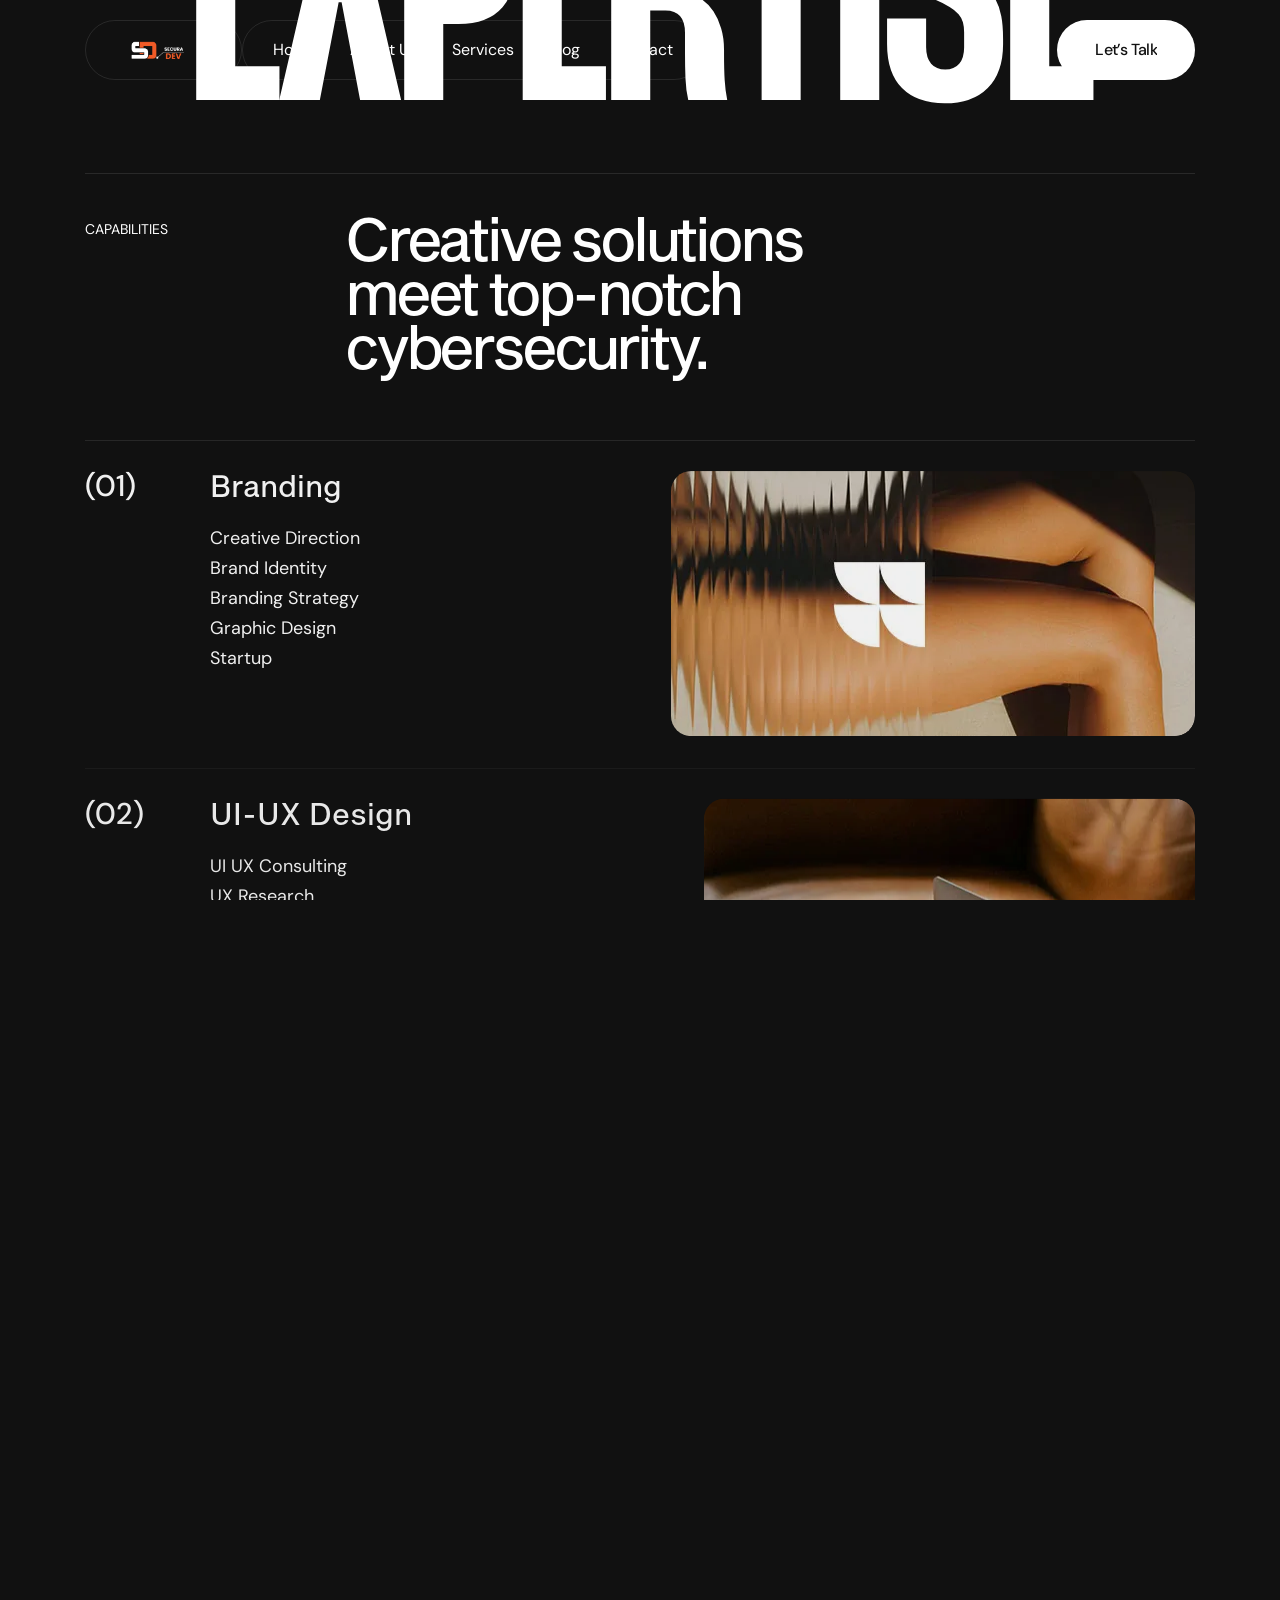
<file: services.html>
<!DOCTYPE html>
<html lang="en">


<!-- Mirrored from html.ravextheme.com/redox/dark/services.html by HTTrack Website Copier/3.x [XR&CO'2014], Sat, 26 Jul 2025 10:08:49 GMT -->
<head>
  <meta charset="UTF-8">
  <meta http-equiv="X-UA-Compatible" content="IE=edge">
  <meta name="viewport" content="width=device-width, initial-scale=1.0">
  <meta name="description" content="Redox HTML Template">

  <title>Securadev – Web Development & Cybersecurity Solutions</title>

  <!-- Fav Icon -->
  <link rel="icon" type="image/x-icon" href="assets/imgs/logo/favicon-32x32.png">

  <!-- Vendor CSS Files -->
  <link rel="stylesheet" href="assets/vendor/bootstrap.min.css">
  <link rel="stylesheet" href="assets/vendor/fontawesome.min.css">
  <link rel="stylesheet" href="assets/vendor/swiper-bundle.min.css">
  <link rel="stylesheet" href="assets/vendor/meanmenu.min.css">
  <link rel="stylesheet" href="assets/vendor/magnific-popup.css">
  <link rel="stylesheet" href="assets/vendor/animate.min.css">

  <!-- Template Main CSS File -->
  <link rel="stylesheet" href="assets/css/style.css">

</head>

<body class="body-wrapper dark body-page-inner font-heading-sequelsans-romanbody">

  <!-- Preloader -->
  <div id="preloader">
    <div id="container" class="container-preloader">
      <div class="animation-preloader">
        <div class="spinner"></div>

      </div>
      <div class="loader-section section-left"></div>
      <div class="loader-section section-right"></div>
    </div>
  </div>

  <!-- Sroll to top -->
  <div class="progress-wrap">
    <svg class="progress-circle svg-content" width="100%" height="100%" viewBox="-1 -1 102 102">
      <path d="M50,1 a49,49 0 0,1 0,98 a49,49 0 0,1 0,-98"></path>
    </svg>
  </div>

  <!-- side toggle start -->
  <aside class="fix">
    <div class="side-info">
      <div class="side-info-content">
        <div class="offset-widget offset-header">
          <div class="offset-logo">
            <a href="index.html">
              <img src="assets/imgs/logo/secura (4).png" alt="site logo">
            </a>
          </div>
          <button id="side-info-close" class="side-info-close">
            <i class="fas fa-times"></i>
          </button>
        </div>
        <div class="mobile-menu d-xl-none fix"></div>
       <div class="offset-button">
  <a href="https://wa.me/15483336501?text=Hello%20Navdeep,%20I%20want%20to%20know%20more%20about%20your%20services." 
     target="_blank" 
     class="rr-btn hover-bg-theme">
    <span class="btn-wrap">
      <span class="text-one">Let's Talk</span>
      <span class="text-two">Let's Talk</span>
    </span>
  </a>
</div>
        <div class="offset-widget-box">
          <h2 class="title">Contact US</h2>
          <div class="contact-meta">
            <div class="contact-item">
              <span class="icon"><i class="fa-solid fa-location-dot"></i></span>
              <span class="text">880 Tamarack Dr kelowna V1X 5M1</span>
            </div>
            <div class="contact-item">
              <span class="icon"><i class="fa-solid fa-envelope"></i></span>
              <span class="text"><a href="mailto:info@securadev.com">info@securadev.com</a></span>
            </div>
            <div class="contact-item">
              <span class="icon"><i class="fa-solid fa-phone"></i></span>
              <span class="text"><a href="tel:(548)333-6501">(548)333-6501</a></span>
            </div>
          </div>
        </div>
      </div>
    </div>
  </aside>
  <div class="offcanvas-overlay"></div>
  <!-- side toggle end -->

  <!-- Header area start -->
<header class="header-area">
    <div class="header-main">
      <div class="container large">
        <div class="header-area__inner">
          <div class="header__logo">
            <a href="index.html">
              <img src="assets/imgs/logo/secura (4).png" class="normal-logo" alt="Site Logo">
            </a>
          </div>
          <div class="header__nav">
            <nav class="main-menu">
              <ul>
                <li>
                  <a href="index.html">Home</a>
                 
                </li>
                <li><a href="about.html">About Us</a></li>
                <li>
                  <a href="services.html">Services</a>
                  
                </li>
                <li>
                  <a href="blog.html">Blog</a>
                  
                </li>
                <!-- <li>
                  <a href="portfolio.html">Portfolio</a>

                </li> -->
                <li><a href="contact.html">Contact</a></li>
              </ul>
            </nav>
          </div>
          <!-- <div class="header__button">
            <a href="contact.html" class="rr-btn hover-bg-theme">
              <span class="btn-wrap">
                <span class="text-one">Let’s Talk</span>
                <span class="text-two">Let’s Talk</span>
              </span>
            </a>
          </div> -->



          
          <div class="header__button">
  <a href="https://wa.me/15483336501?text=Hello%20Navdeep,%20I%20would%20like%20to%20know%20more%20about%20your%20services." 
     target="_blank" 
     class="rr-btn hover-bg-theme">
    <span class="btn-wrap">
      <span class="text-one">Let’s Talk</span>
      <span class="text-two">Let’s Talk</span>
    </span>
  </a>
</div>

          <div class="header__navicon d-xl-none">
            <button class="side-toggle">
              <i class="fa-solid fa-bars"></i></button>
          </div>
        </div>
      </div>
    </div>
  </header>
  <!-- Header area end -->

  <div class="has-smooth" id="has_smooth"></div>
  <div id="smooth-wrapper">
    <div id="smooth-content">

      <main>

        <!-- page title area start  -->
        <section class="page-title-area">
          <div class="container large">
            <div class="page-title-area-inner section-spacing-top">
              <div class="page-title-wrapper">
                <h2 class="page-title fade-anim">Expertise</h2>
              </div>
            </div>
          </div>
        </section>
        <!-- page title area end  -->

        <!-- service area start  -->
        <section class="service-area-service-page">
          <div class="container large">
            <div class="service-area-service-page-inner">
              <div class="section-header fade-anim">
                <div class="section-title-wrapper">
                  <div class="subtitle-wrapper">
                    <span class="section-subtitle">Capabilities</span>
                  </div>
                  <div class="title-wrapper">
                    <h2 class="section-title font-sequelsans-romanbody">Creative solutions meet 
                      top-notch cybersecurity.</h2>
                  </div>
                </div>
              </div>
              <div class="services-wrapper-box fade-anim">
                <div class="services-wrapper-1">
                  <div class="service-box fade-anim">
                    <div class="count">
                      <span class="number">(01)</span>
                    </div>

                    <div class="content">
                      <h3 class="title"><a href="service-details.html">Branding</a></h3>
                      <ul class="service-list">
                        <li><a href="service-details.html">Creative Direction</a></li>
                        <li><a href="service-details.html">Brand Identity</a></li>
                        <li><a href="service-details.html">Branding Strategy</a></li>
                        <li><a href="service-details.html">Graphic Design</a></li>
                        <li><a href="service-details.html">Startup</a></li>
                      </ul>
                    </div>
                    <div class="thumb">
                      <img class="grow" src="assets/imgs/gallery/image-3.webp" alt="image">
                    </div>
                  </div>
                  <div class="service-box fade-anim">
                    <div class="count">
                      <span class="number">(02)</span>
                    </div>

                    <div class="content">
                      <h3 class="title"><a href="service-details.html">UI-UX Design</a></h3>
                      <ul class="service-list">
                        <li><a href="service-details.html">UI UX Consulting</a></li>
                        <li><a href="service-details.html">UX Research</a></li>
                        <li><a href="service-details.html">Usability Testing</a></li>
                        <li><a href="service-details.html">Wireframing</a></li>
                        <li><a href="service-details.html">Prototyping</a></li>
                      </ul>
                    </div>
                    <div class="thumb">
                      <img class="grow" src="assets/imgs/gallery/image-4.webp" alt="image">
                    </div>
                  </div>
                  <div class="service-box fade-anim">
                    <div class="count">
                      <span class="number">(03)</span>
                    </div>

                    <div class="content">
                      <h3 class="title"><a href="service-details.html">Development</a></h3>
                      <ul class="service-list">
                        <li><a href="service-details.html">WordPress</a></li>
                        <li><a href="service-details.html">Webflow</a></li>
                        <li><a href="service-details.html">Laravel Framework</a></li>
                        <li><a href="service-details.html">React & Flutter</a></li>
                        <li><a href="service-details.html">Design System</a></li>
                      </ul>
                    </div>
                    <div class="thumb">
                      <img class="grow" src="assets/imgs/gallery/image-5.webp" alt="image">
                    </div>
                  </div>
                  <div class="service-box fade-anim">
                    <div class="count">
                      <span class="number">(04)</span>
                    </div>

                    <div class="content">
                      <h3 class="title"><a href="service-details.html">Cybersecurity</a></h3>
                      <ul class="service-list">
                        <li><a href="service-details.html">Data Protection</a></li>
                        <li><a href="service-details.html">Privacy Compliance</a></li>
                        <li><a href="service-details.html">Strategy</a></li>
                        <li><a href="service-details.html">Phishing Prevention</a></li>
                        <li><a href="service-details.html">User Authentication</a></li>
                      </ul>
                    </div>
                    <div class="thumb">
                      <img class="grow" src="assets/imgs/gallery/image-6.webp" alt="image">
                    </div>
                  </div>
                </div>
              </div>
              <div class="service-content-wrapper section-spacing-top">
                <div class="service-content">
                  <div class="section-info-wrapper fade-anim" data-direction="left">
                    <div class="thumb parallax-view">
                      <img src="assets/imgs/gallery/image-10.webp" alt="image" data-speed="0.9">
                    </div>
                    <div class="text-wrapper">
                      <p class="text text-invert">Discover how Securadev brings secure, reliable, and innovative solutions
                         to every project, ensuring top-quality results and seamless digital experiences.</p>

                      <p class="text text-invert">Ready to explore? Keep scrolling, or
                         click below to learn more about our expertise.</p>
                    </div>
                  </div>
                  <div class="section-thumb-wrapper fade-anim" data-delay="0.45" data-direction="right">
                    <div class="thumb parallax-view">
                      <img src="assets/imgs/gallery/image-11.webp" alt="image" data-speed="0.8">
                    </div>
                  </div>
                </div>
              </div>
            </div>
          </div>
        </section>
        <!-- service area end  -->

        <!-- client area start  -->
        <section class="client-area-service-page">
          <div class="container large">
            <div class="client-area-inner section-spacing-top">
              <div class="section-content fade-anim">
                <div class="section-title-wrapper">
                  <div class="title-wrapper">
                    <h2 class="section-title font-sequelsans-romanbody"><span>Client:</span> Empowering businesses to grow safely 
                      while sharing their success stories globally.</h2>
                  </div>
                </div>
                <div class="text-wrapper">
                  <p class="text">A talented team of web and security experts helping businesses reach
                     their digital goals with precision and success</p>
                </div>
              </div>
              <div class="client-capsule-wrapper-box fade-anim" data-t-throwable-scene="true">
                <div class="client-capsule-wrapper">
                  <p data-t-throwable-el="">
                    <span class="client-box">
                      <img src="assets/imgs/client/client-9.webp" alt="image">
                    </span>
                  </p>
                  <p data-t-throwable-el="">
                    <span class="client-box">
                      <img src="assets/imgs/client/client-10.webp" alt="image">
                    </span>
                  </p>
                  <p data-t-throwable-el="">
                    <span class="client-box">
                      <img src="assets/imgs/client/client-11.webp" alt="image">
                    </span>
                  </p>
                  <p data-t-throwable-el="">
                    <span class="client-box">
                      <img src="assets/imgs/client/client-12.webp" alt="image">
                    </span>
                  </p>
                  <p data-t-throwable-el="">
                    <span class="client-box">
                      <img src="assets/imgs/client/client-13.webp" alt="image">
                    </span>
                  </p>
                  <p data-t-throwable-el="">
                    <span class="client-box">
                      <img src="assets/imgs/client/client-14.webp" alt="image">
                    </span>
                  </p>
                  <p data-t-throwable-el="">
                    <span class="client-box">
                      <img src="assets/imgs/client/client-15.webp" alt="image">
                    </span>
                  </p>
                  <p data-t-throwable-el="">
                    <span class="client-box">
                      <img src="assets/imgs/client/client-16.webp" alt="image">
                    </span>
                  </p>
                  <p data-t-throwable-el="">
                    <span class="client-box">
                      <img src="assets/imgs/client/client-17.webp" alt="image">
                    </span>
                  </p>
                  <p data-t-throwable-el="">
                    <span class="client-box">
                      <img src="assets/imgs/client/client-18.webp" alt="image">
                    </span>
                  </p>
                  <p data-t-throwable-el="">
                    <span class="client-box">
                      <img src="assets/imgs/client/client-19.webp" alt="image">
                    </span>
                  </p>
                  <p data-t-throwable-el="">
                    <span class="client-box">
                      <img src="assets/imgs/client/client-20.webp" alt="image">
                    </span>
                  </p>
                  <p data-t-throwable-el="">
                    <span class="client-box">
                      <img src="assets/imgs/client/client-21.webp" alt="image">
                    </span>
                  </p>
                  <p data-t-throwable-el="">
                    <span class="client-box">
                      <img src="assets/imgs/client/client-22.webp" alt="image">
                    </span>
                  </p>
                </div>
              </div>
              <div class="lines-wrapper">
                <div class="line"></div>
                <div class="line"></div>
                <div class="line"></div>
                <div class="line"></div>
                <div class="line"></div>
                <div class="line"></div>
                <div class="line"></div>
                <div class="line"></div>
              </div>
            </div>
          </div>
        </section>
        <!-- client area end  -->

      </main>

      <!-- footer area start  -->
      <footer class="footer-area">
        <div class="container large">
          <div class="footer-top-inner">
            <div class="footer-logo">
              <a href="index.html"><img src="assets/imgs/logo/secura (4).png" alt="site-logo"></a>
            </div>
            <div class="info-text">
              <div class="text-wrapper">
                <p class="text">Securadev is a modern web development and cybersecurity company, delivering secure, 
                  scalable, and innovative digital solutions to clients worldwide</p>
              </div>
              <div class="info-link">
                <a href="mailto:info@redox.com">info@securadev.com</a>
              </div>
            </div>
          </div>
          <div class="footer-widget-wrapper-box">
            <div class="footer-widget-wrapper">
              <div class="footer-widget-box newsletter">
                <form action="#" class="subscribe-form">
                  <div class="input-field">
                    <input type="email" placeholder="Enter your email">
                    <button type="submit" class="subscribe-btn"><img src="assets/imgs/icon/icon-1.webp"
                        alt="image"></button>
                  </div>
                </form>
                <div class="subscription-text">
                  <div class="text-wrapper">
                    <p class="text">By subscribing you agree with our
                      <a href="contact.html">Privacy Policy</a>
                    </p>
                  </div>
                </div>
              </div>
              <div class="footer-widget-box">
                <h2 class="title">Company</h2>
                <ul class="footer-nav-list">
                  <li><a href="about.html">About us</a></li>
                  <li><a href="services.html">Services</a></li>
                  <li><a href="blog.html">Community</a></li>
                  <li><a href="contact.html">Contact</a></li>
                </ul>
              </div>
              <div class="footer-widget-box">
                <h2 class="title">Social</h2>
                <ul class="footer-nav-list">
                  <li><a href="contact.html">Facebook</a></li>
                  <li><a href="contact.html">Twitter</a></li>
                  <li><a href="contact.html">Instagram</a></li>
                  <li><a href="contact.html">YouTube</a></li>
                </ul>
              </div>
              <div class="footer-widget-box">
                <h2 class="title">Office</h2>
                <ul class="footer-nav-list">
                  <li><a href="contact.html">India</a></li>
                  <li><a href="contact.html">Toronto</a></li>
                  <li><a href="contact.html">New york</a></li>
                  <li><a href="contact.html">London</a></li>
                </ul>
              </div>
            </div>
          </div>
        </div>
        <div class="copyright-area">
          <div class="copyright-area-inner">
            <div class="copyright-text">
             <p class="text">© 2025 Secura<span class="shape-3 text-orange"> Dev. </span>  All right
                reserved</p>
            </div>
          </div>
        </div>
      </footer>
      <!-- footer area end  -->

    </div>
  </div>

  <!-- Vendor JS Files -->
  <script src="assets/vendor/jquery-3.7.1.min.js"></script>
  <script src="assets/vendor/bootstrap.bundle.min.js"></script>
  <script src="assets/vendor/jquery.magnific-popup.min.js"></script>
  <script src="assets/vendor/swiper-bundle.min.js"></script>
  <script src="assets/vendor/gsap.min.js"></script>
  <script src="assets/vendor/ScrollTrigger.min.js"></script>
  <script src="assets/vendor/ScrollSmoother.min.js"></script>
  <script src="assets/vendor/ScrollToPlugin.min.js"></script>
  <script src="assets/vendor/SplitText.min.js"></script>
  <script src="assets/vendor/TextPlugin.js"></script>
  <script src="assets/vendor/customEase.js"></script>
  <script src="assets/vendor/Flip.min.js"></script>
  <script src="assets/vendor/jquery.meanmenu.min.js"></script>
  <script src="assets/vendor/backToTop.js"></script>
  <script src="assets/vendor/matter.js"></script>
  <script src="assets/vendor/throwable.js"></script>
  <script src="assets/js/magiccursor.js"></script>

  <!-- Template Main JS File -->
  <script src="assets/js/main.js"></script>

</body>


<!-- Mirrored from html.ravextheme.com/redox/dark/services.html by HTTrack Website Copier/3.x [XR&CO'2014], Sat, 26 Jul 2025 10:08:54 GMT -->
</html>
</file>
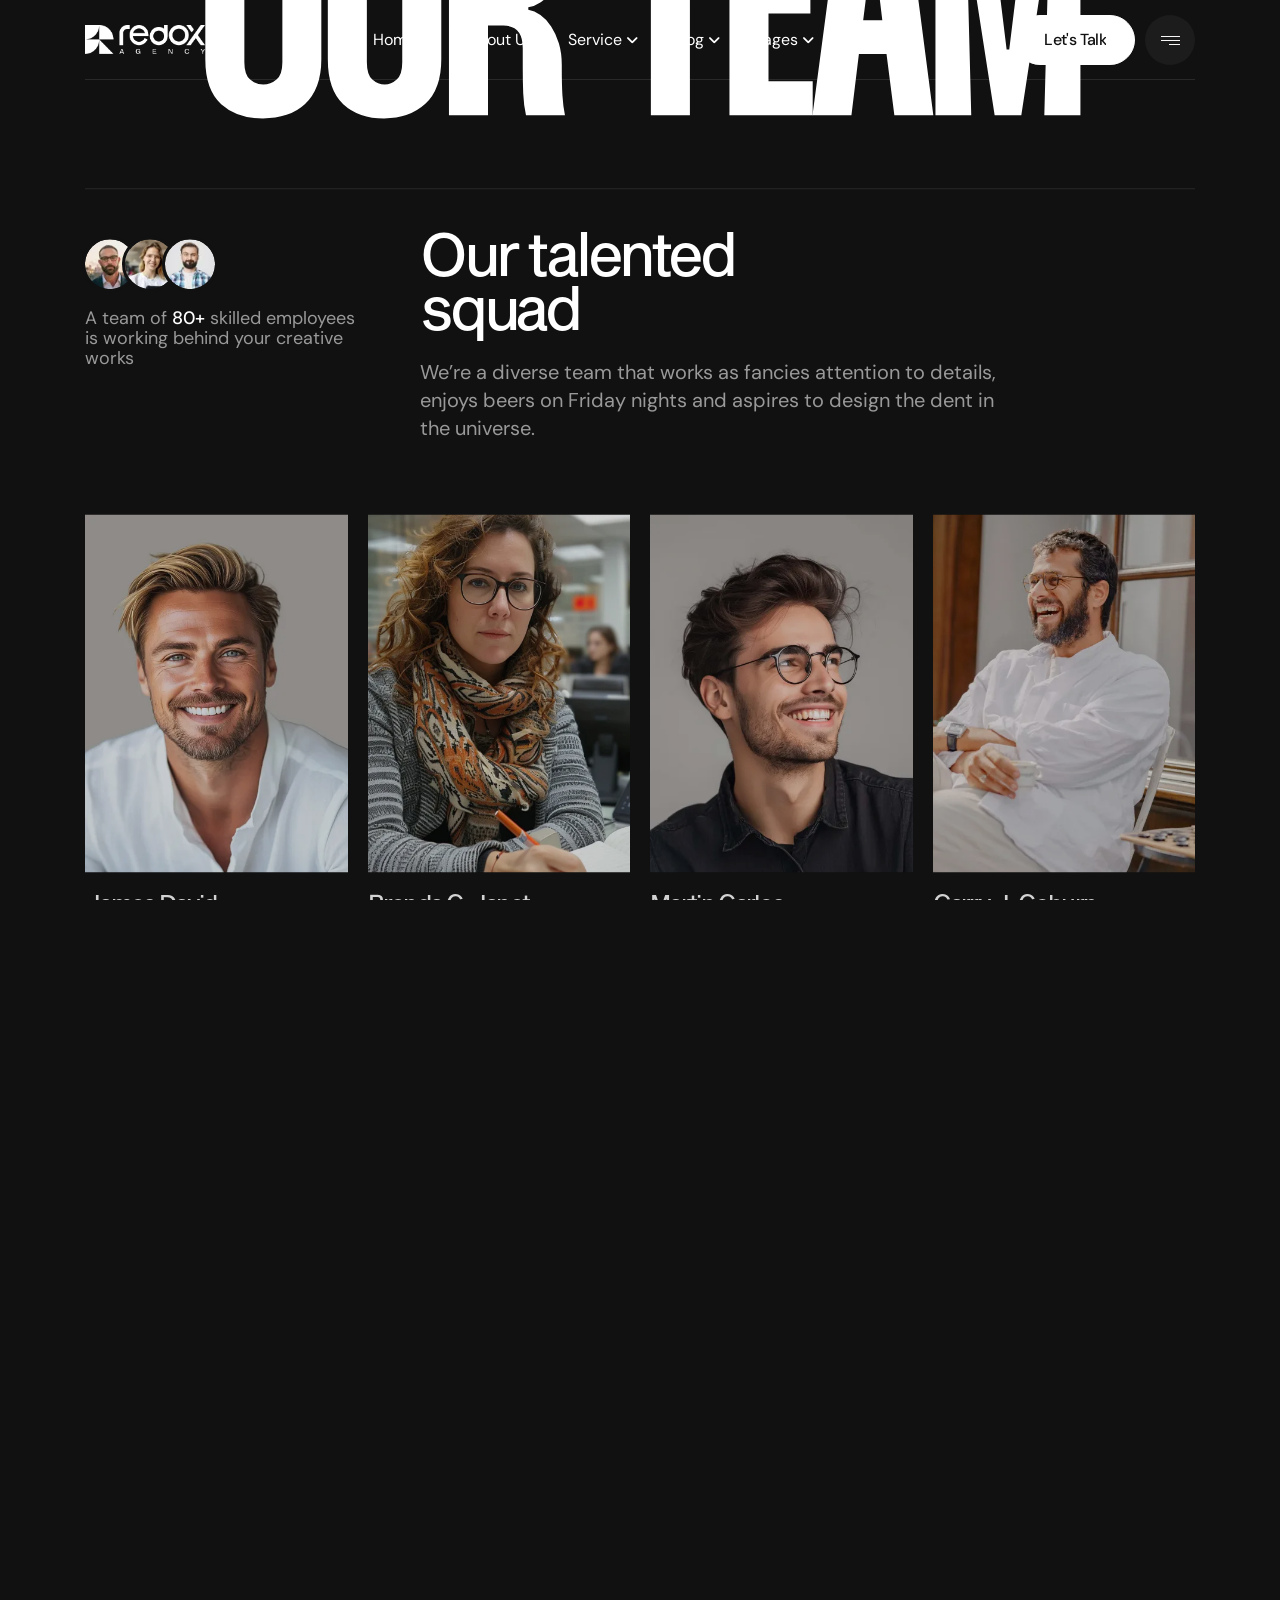
<file: team.html>
<!DOCTYPE html>
<html lang="en">


<!-- Mirrored from html.ravextheme.com/redox/dark/team.html by HTTrack Website Copier/3.x [XR&CO'2014], Sat, 26 Jul 2025 10:09:28 GMT -->
<head>
  <meta charset="UTF-8">
  <meta http-equiv="X-UA-Compatible" content="IE=edge">
  <meta name="viewport" content="width=device-width, initial-scale=1.0">
  <meta name="description" content="Redox HTML Template">

  <title>Securadev – Web Development & Cybersecurity Solutions</title>

  <!-- Fav Icon -->
  <link rel="icon" type="image/x-icon" href="assets/imgs/logo/favicon.png">

  <!-- Vendor CSS Files -->
  <link rel="stylesheet" href="assets/vendor/bootstrap.min.css">
  <link rel="stylesheet" href="assets/vendor/fontawesome.min.css">
  <link rel="stylesheet" href="assets/vendor/swiper-bundle.min.css">
  <link rel="stylesheet" href="assets/vendor/meanmenu.min.css">
  <link rel="stylesheet" href="assets/vendor/magnific-popup.css">
  <link rel="stylesheet" href="assets/vendor/animate.min.css">

  <!-- Template Main CSS File -->
  <link rel="stylesheet" href="assets/css/style.css">

</head>


<body class="body-wrapper dark body-page-inner font-heading-sequelsans-romanbody">

  <!-- Preloader -->
  <div id="preloader">
    <div id="container" class="container-preloader">
      <div class="animation-preloader">
        <div class="spinner"></div>

      </div>
      <div class="loader-section section-left"></div>
      <div class="loader-section section-right"></div>
    </div>
  </div>

  <!-- Sroll to top -->
  <div class="progress-wrap">
    <svg class="progress-circle svg-content" width="100%" height="100%" viewBox="-1 -1 102 102">
      <path d="M50,1 a49,49 0 0,1 0,98 a49,49 0 0,1 0,-98"></path>
    </svg>
  </div>

  <!-- side toggle start -->
  <aside class="fix">
    <div class="side-info">
      <div class="side-info-content">
        <div class="offset-widget offset-header">
          <div class="offset-logo">
            <a href="index.html">
              <img src="assets/imgs/logo/logo-2-light.png" alt="site logo">
            </a>
          </div>
          <button id="side-info-close" class="side-info-close">
            <i class="fas fa-times"></i>
          </button>
        </div>
        <div class="mobile-menu d-xl-none fix"></div>
        <div class="offset-button">
          <a href="contact.html" class="rr-btn">
            <span class="btn-wrap">
              <span class="text-one">Let's Talk</span>
              <span class="text-two">Let's Talk</span>
            </span>
          </a>
        </div>
        <div class="offset-widget-box">
          <h2 class="title">Contact US</h2>
          <div class="contact-meta">
            <div class="contact-item">
              <span class="icon"><i class="fa-solid fa-location-dot"></i></span>
              <span class="text">3891 Ranchview Dr. Richardson</span>
            </div>
            <div class="contact-item">
              <span class="icon"><i class="fa-solid fa-envelope"></i></span>
              <span class="text"><a href="mailto:hello@redoxagency.com">hello@redoxagency.com</a></span>
            </div>
            <div class="contact-item">
              <span class="icon"><i class="fa-solid fa-phone"></i></span>
              <span class="text"><a href="tel:(505)555-0125">(505) 555-0125</a></span>
            </div>
          </div>
        </div>
      </div>
    </div>
  </aside>
  <div class="offcanvas-overlay"></div>
  <!-- side toggle end -->

  <!-- Header area start -->
  <header class="header-area-2">
    <div class="header-main">
      <div class="container large">
        <div class="header-area-2__inner">
          <div class="header__logo">
            <a href="index.html">
              <img src="assets/imgs/logo/logo-2-light.png" class="normal-logo" alt="Site Logo">
            </a>
          </div>
          <div class="header__nav pos-center">
            <nav class="main-menu">
              <ul>
                <li class="menu-item-has-children">
                  <a href="#">Home</a>
                  <ul class="dp-menu col-2">
                    <li><a href="digital-agency.html">Digital Agency</a></li>
                    <li><a href="creative-agency.html">Creative Agency</a></li>
                    <li><a href="marketing-agency.html">Marketing Agency</a></li>
                    <li><a href="design-agency.html">Design Agency</a></li>
                    <li><a href="startup-agency.html">Startup Agency</a></li>
                    <li><a href="modern-agency.html">Modern Agency</a></li>
                    <li><a href="agency-portfolio.html">Agency Portfolio</a></li>
                    <li><a href="portfolio-horizontal.html">Portfolio Horizontal</a></li>
                    <li><a href="portfolio-line-effect.html">Portfolio Line Effect</a></li>
                    <li><a href="portfolio-box-effect.html">Portfolio Box Effect</a></li>
                    <li><a href="portfolio-vertical.html">Portfolio Vertical</a></li>
                    <li><a href="portfolio-slicer.html">Portfolio Slicer</a></li>
                    <li><a href="parallax-carousal.html">Parallax Carousal</a></li>
                    <li><a href="portfolio-showcase.html">Portfolio Showcase</a></li>
                  </ul>
                </li>
                <li><a href="about.html">About Us</a></li>
                <li class="menu-item-has-children">
                  <a href="#">Service</a>
                  <ul class="dp-menu">
                    <li><a href="services.html">Core Services</a></li>
                    <li><a href="services-2.html">Services ST. Pulse</a></li>
                    <li><a href="services-3.html">Services ST. Morph</a></li>
                    <li><a href="services-4.html">Services ST. Nova</a></li>
                    <li><a href="services-5.html">Services ST. Zenith</a></li>
                    <li><a href="services-6.html">Services ST. Prism</a></li>
                    <li><a href="service-details.html">Service Details</a></li>
                  </ul>
                </li>
                <li class="menu-item-has-children">
                  <a href="#">Blog</a>
                  <ul class="dp-menu">
                    <li><a href="blog.html">Blog</a></li>
                    <li><a href="blog-details.html">Blog Details</a></li>
                  </ul>
                </li>
                <li class="menu-item-has-children">
                  <a href="#">Pages</a>
                  <ul class="dp-menu">
                    <li><a href="portfolio.html">Core Portfolio</a></li>
                    <li><a href="portfolio-2.html">Portfolio ST. Classic</a></li>
                    <li><a href="portfolio-3.html">Portfolio ST. Minimal</a></li>
                    <li><a href="portfolio-4.html">Portfolio ST. Modern</a></li>
                    <li><a href="portfolio-5.html">Portfolio ST. Interactive</a></li>
                    <li><a href="portfolio-6.html">Portfolio ST. Metro</a></li>
                    <li><a href="portfolio-details.html">Portfolio Details</a></li>
                    <li><a href="team.html">Team</a></li>
                    <li><a href="team-details.html">Team Details</a></li>
                    <li><a href="faq.html">FAQ Page</a></li>
                    <li><a href="404.html">404 Page</a></li>
                  </ul>
                </li>
                <li><a href="contact.html">Contact</a></li>
              </ul>
            </nav>
          </div>
          <div class="header__button">
            <a href="contact.html" class="rr-btn">
              <span class="btn-wrap">
                <span class="text-one">Let's Talk</span>
                <span class="text-two">Let's Talk</span>
              </span>
            </a>
          </div>
          <div class="header__navicon">
            <button class="side-toggle"><img src="assets/imgs/icon/icon-2.webp" alt="image"></button>
          </div>
        </div>
      </div>
    </div>
  </header>
  <!-- Header area end -->

  <div class="has-smooth" id="has_smooth"></div>
  <div id="smooth-wrapper">
    <div id="smooth-content">

      <main>

        <!-- page title area start  -->
        <section class="page-title-area">
          <div class="container large">
            <div class="page-title-area-inner section-spacing-top">
              <div class="page-title-wrapper">
                <h2 class="page-title fade-anim">Our Team</h2>
              </div>
            </div>
          </div>
        </section>
        <!-- page title area end  -->

        <!-- team area start  -->
        <section class="team-area-team-page">
          <div class="team-area-team-page-inner">
            <div class="container large">
              <div class="section-header fade-anim">
                <div class="section-title-wrapper">
                  <div class="team-info">
                    <div class="team-group">
                      <img src="assets/imgs/team/team-11.webp" alt="image">
                      <img src="assets/imgs/team/team-12.webp" alt="image">
                      <img src="assets/imgs/team/team-13.webp" alt="image">
                    </div>
                    <div class="text-wrapper">
                      <p class="text">A team of <span>80+</span> skilled employees
                        is working behind your creative
                        works</p>
                    </div>
                  </div>
                  <div class="title-wrapper">
                    <h2 class="section-title font-sequelsans-romanbody">Our talented
                      squad</h2>
                    <p class="text">We’re a diverse team that works as fancies attention to details, enjoys beers on
                      Friday nights and aspires to design the dent in the universe.</p>
                  </div>
                </div>
              </div>
            </div>
          </div>
        </section>
        <!-- team area end  -->

        <!-- team area start  -->
        <section class="team-area">
          <div class="container large">
            <div class="team-area-inner">
              <div class="team-wrapper-box fade-anim">
                <div class="team-wrapper">
                  <div class="team-box">
                    <div class="thumb">
                      <a href="team-details.html"><img src="assets/imgs/team/team-1.webp" alt="image"></a>
                    </div>
                    <div class="content">
                      <h3 class="name"><a href="team-details.html">James David</a></h3>
                      <span class="post">CEO & Founder</span>
                    </div>
                  </div>
                  <div class="team-box">
                    <div class="thumb">
                      <a href="team-details.html"><img src="assets/imgs/team/team-2.webp" alt="image"></a>
                    </div>
                    <div class="content">
                      <h3 class="name"><a href="team-details.html">Brenda C. Janet</a></h3>
                      <span class="post">Lead Developer</span>
                    </div>
                  </div>
                  <div class="team-box">
                    <div class="thumb">
                      <a href="team-details.html"><img src="assets/imgs/team/team-3.webp" alt="image"></a>
                    </div>
                    <div class="content">
                      <h3 class="name"><a href="team-details.html">Martin Carlos</a></h3>
                      <span class="post">Lead Designer</span>
                    </div>
                  </div>
                  <div class="team-box">
                    <div class="thumb">
                      <a href="team-details.html"><img src="assets/imgs/team/team-4.webp" alt="image"></a>
                    </div>
                    <div class="content">
                      <h3 class="name"><a href="team-details.html">Garry J. Coburn</a></h3>
                      <span class="post">Project Manager</span>
                    </div>
                  </div>
                </div>
              </div>
            </div>
          </div>
        </section>
        <!-- team area end  -->

        <!-- team list area start  -->
        <div class="team-list-area">
          <div class="container large">
            <div class="team-list-area-inner">
              <div class="team-wrapper-box fade-anim">
                <div class="team-wrapper">
                  <div class="team-box">
                    <div class="thumb">
                      <a href="team-details.html"><img src="assets/imgs/team/team-5.webp" alt="image"></a>
                    </div>
                    <div class="content">
                      <h3 class="name"><a href="team-details.html">Ana Dina Belić</a></h3>
                    </div>
                    <span class="post">Graphic Designer</span>
                    <a href="team-details.html" class="t-btn t-btn-normal"><img src="assets/imgs/icon/icon-5.webp"
                        alt="image"></a>
                  </div>
                  <div class="team-box">
                    <div class="thumb">
                      <a href="team-details.html"><img src="assets/imgs/team/team-6.webp" alt="image"></a>
                    </div>
                    <div class="content">
                      <h3 class="name"><a href="team-details.html">Giuseppe Carbonara</a></h3>
                    </div>
                    <span class="post">Brand Strategist</span>
                    <a href="team-details.html" class="t-btn t-btn-normal"><img src="assets/imgs/icon/icon-5.webp"
                        alt="image"></a>
                  </div>
                  <div class="team-box">
                    <div class="thumb">
                      <a href="team-details.html"><img src="assets/imgs/team/team-7.webp" alt="image"></a>
                    </div>
                    <div class="content">
                      <h3 class="name"><a href="team-details.html">Vedran Starčić</a></h3>
                    </div>
                    <span class="post">Jr. Designer</span>
                    <a href="team-details.html" class="t-btn t-btn-normal"><img src="assets/imgs/icon/icon-5.webp"
                        alt="image"></a>
                  </div>
                  <div class="team-box">
                    <div class="thumb">
                      <a href="team-details.html"><img src="assets/imgs/team/team-8.webp" alt="image"></a>
                    </div>
                    <div class="content">
                      <h3 class="name"><a href="team-details.html">Izquierdo Bayà</a></h3>
                    </div>
                    <span class="post">Creative Writer </span>
                    <a href="team-details.html" class="t-btn t-btn-normal"><img src="assets/imgs/icon/icon-5.webp"
                        alt="image"></a>
                  </div>
                  <div class="team-box">
                    <div class="thumb">
                      <a href="team-details.html"><img src="assets/imgs/team/team-9.webp" alt="image"></a>
                    </div>
                    <div class="content">
                      <h3 class="name"><a href="team-details.html">Jared Silverman</a></h3>
                    </div>
                    <span class="post">Motion Designer</span>
                    <a href="team-details.html" class="t-btn t-btn-normal"><img src="assets/imgs/icon/icon-5.webp"
                        alt="image"></a>
                  </div>
                  <div class="team-box">
                    <div class="thumb">
                      <a href="team-details.html"><img src="assets/imgs/team/team-10.webp" alt="image"></a>
                    </div>
                    <div class="content">
                      <h3 class="name"><a href="team-details.html">Samuel Bertain</a></h3>
                    </div>
                    <span class="post">WordPress Developer</span>
                    <a href="team-details.html" class="t-btn t-btn-normal"><img src="assets/imgs/icon/icon-5.webp"
                        alt="image"></a>
                  </div>
                </div>
              </div>
            </div>
          </div>
        </div>
        <!-- team list area end  -->

        <!-- cta area start  -->
        <section class="cta-area-team-page">
          <div class="container large">
            <div class="cta-area-team-page-inner section-spacing-top">
              <div class="section-content fade-anim">
                <div class="section-title-wrapper">
                  <div class="title-wrapper">
                    <h2 class="section-title font-sequelsans-romanbody">We think out of the box when it comes
                      to strategy, design and creative. Want to join
                      the talented team?</h2>
                  </div>
                </div>
                <div class="btn-wrapper">
                  <a href="contact.html" class="rr-btn">
                    <span class="btn-wrap">
                      <span class="text-one">Send Us Now</span>
                      <span class="text-two">Send Us Now</span>
                    </span>
                  </a>
                </div>
              </div>
            </div>
          </div>
        </section>
        <!-- cta area end  -->

      </main>

      <!-- footer area start  -->
      <footer class="footer-area-inner-page section-spacing-top">
        <div class="container large">
          <div class="footer-top-inner">
            <div class="footer-logo">
              <a href="index.html"><img src="assets/imgs/logo/logo-2-light.png" alt="site-logo"></a>
            </div>
            <div class="info-text">
              <div class="text-wrapper">
                <p class="text">Redox is a startup digital agency of design, development and marketing that works
                  friendly with global client</p>
              </div>
              <div class="info-link">
                <a href="mailto:info@redox.com">info@redox.com</a>
              </div>
            </div>
          </div>
          <div class="footer-widget-wrapper-box">
            <div class="footer-widget-wrapper">
              <div class="footer-widget-box newsletter">
                <form action="#" class="subscribe-form">
                  <div class="input-field">
                    <input type="email" placeholder="Enter your email">
                    <button type="submit" class="subscribe-btn"><img src="assets/imgs/icon/icon-1.webp"
                        alt="image"></button>
                  </div>
                </form>
                <div class="subscription-text">
                  <div class="text-wrapper">
                    <p class="text">By subscribing you agree with our
                      <a href="#">Privacy Policy</a>
                    </p>
                  </div>
                </div>
              </div>
              <div class="footer-widget-box">
                <h2 class="title">Company</h2>
                <ul class="footer-nav-list">
                  <li><a href="#">agency</a></li>
                  <li><a href="#">Solutions</a></li>
                  <li><a href="#">Community</a></li>
                  <li><a href="#">Work</a></li>
                  <li><a href="#">Contact</a></li>
                </ul>
              </div>
              <div class="footer-widget-box">
                <h2 class="title">Social</h2>
                <ul class="footer-nav-list">
                  <li><a href="#">Facebook</a></li>
                  <li><a href="#">Twitter</a></li>
                  <li><a href="#">Dribbble</a></li>
                  <li><a href="#">Instagram</a></li>
                  <li><a href="#">Awwwards</a></li>
                  <li><a href="#">YouTube</a></li>
                </ul>
              </div>
              <div class="footer-widget-box">
                <h2 class="title">Office</h2>
                <ul class="footer-nav-list">
                  <li><a href="#">New York</a></li>
                  <li><a href="#">Toronto</a></li>
                  <li><a href="#">Berlin</a></li>
                  <li><a href="#">London</a></li>
                </ul>
              </div>
            </div>
          </div>
        </div>
        <div class="copyright-area">
          <div class="copyright-area-inner">
            <div class="copyright-text">
              <p class="text">© 2025 <a href="https://themeforest.net/user/ravextheme">RavexTheme.</a> All right
                reserved</p>
            </div>
          </div>
        </div>
      </footer>
      <!-- footer area end  -->

    </div>
  </div>

  <!-- Vendor JS Files -->
  <script src="assets/vendor/jquery-3.7.1.min.js"></script>
  <script src="assets/vendor/bootstrap.bundle.min.js"></script>
  <script src="assets/vendor/jquery.magnific-popup.min.js"></script>
  <script src="assets/vendor/swiper-bundle.min.js"></script>
  <script src="assets/vendor/gsap.min.js"></script>
  <script src="assets/vendor/ScrollTrigger.min.js"></script>
  <script src="assets/vendor/ScrollSmoother.min.js"></script>
  <script src="assets/vendor/ScrollToPlugin.min.js"></script>
  <script src="assets/vendor/SplitText.min.js"></script>
  <script src="assets/vendor/TextPlugin.js"></script>
  <script src="assets/vendor/customEase.js"></script>
  <script src="assets/vendor/Flip.min.js"></script>
  <script src="assets/vendor/jquery.meanmenu.min.js"></script>
  <script src="assets/vendor/backToTop.js"></script>
  <script src="assets/vendor/matter.js"></script>
  <script src="assets/vendor/throwable.js"></script>
  <script src="assets/js/magiccursor.js"></script>

  <!-- Template Main JS File -->
  <script src="assets/js/main.js"></script>

</body>


<!-- Mirrored from html.ravextheme.com/redox/dark/team.html by HTTrack Website Copier/3.x [XR&CO'2014], Sat, 26 Jul 2025 10:09:30 GMT -->
</html>
</file>
